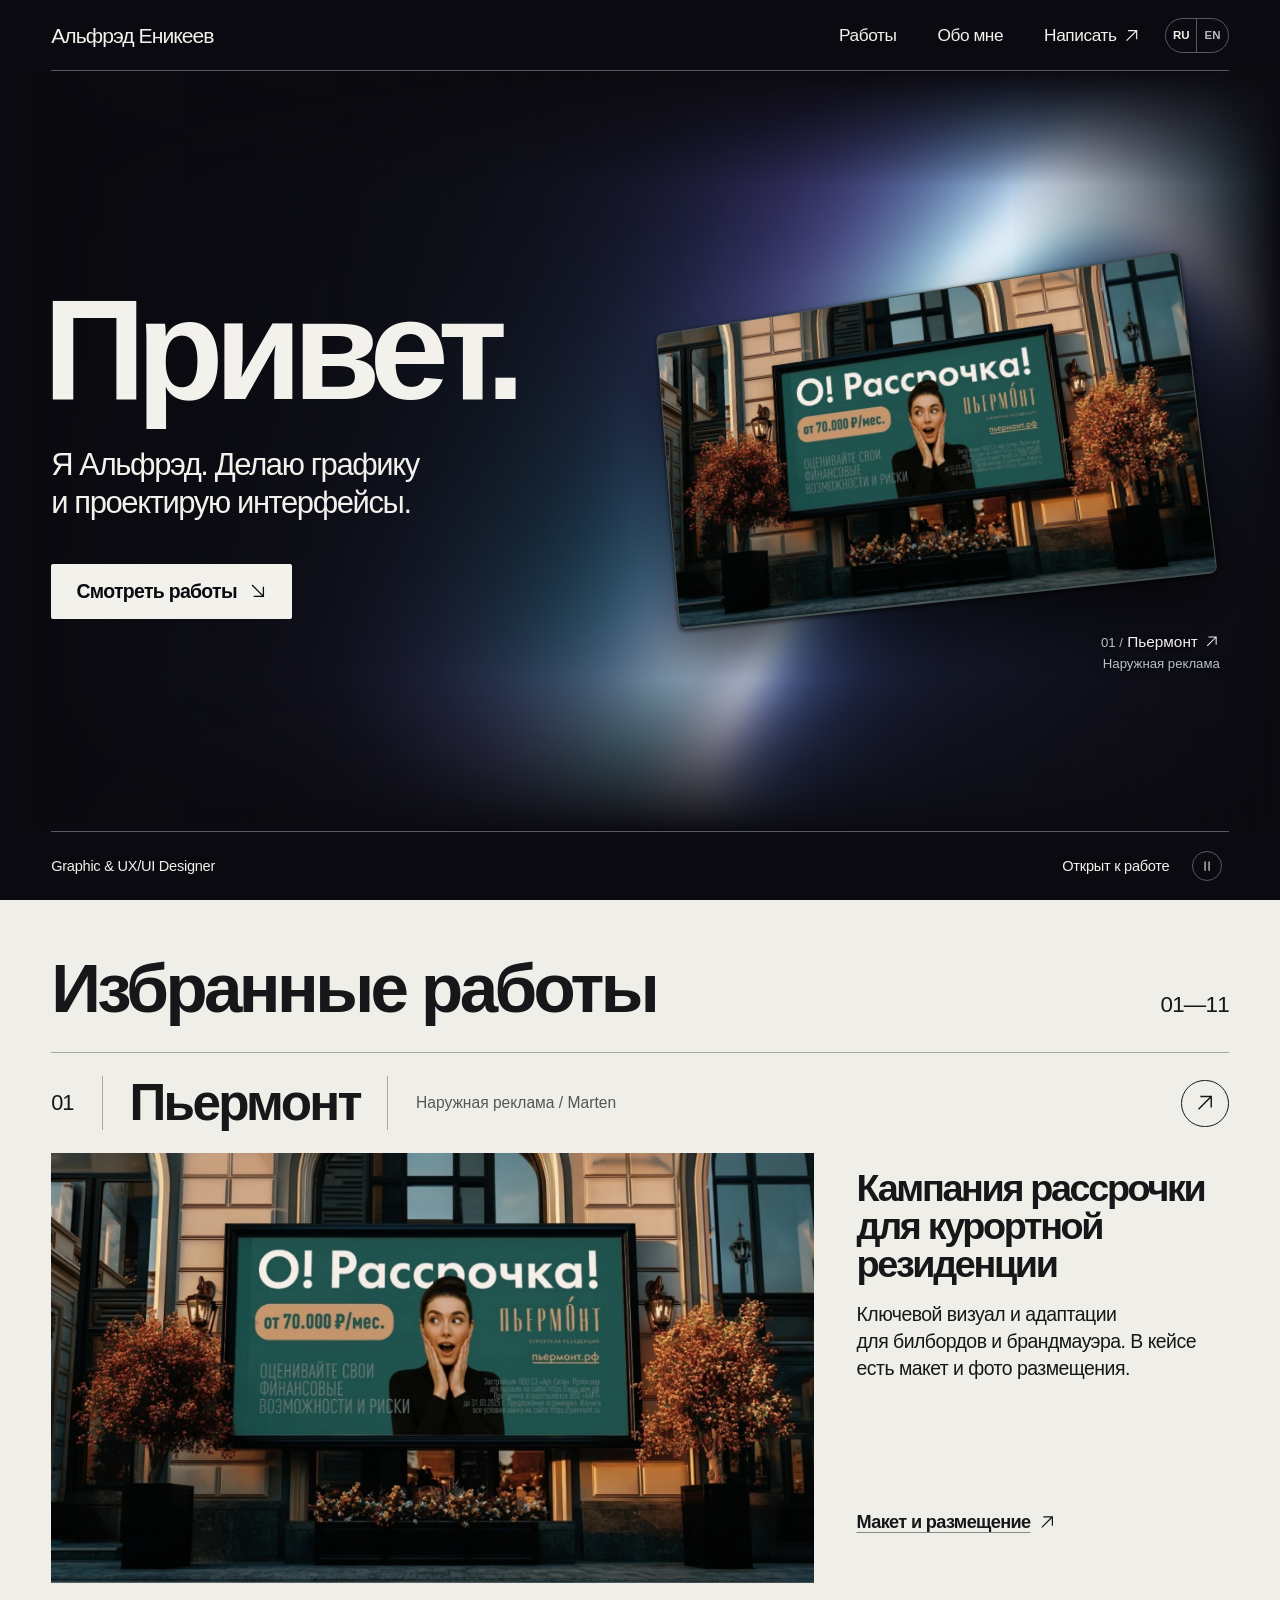
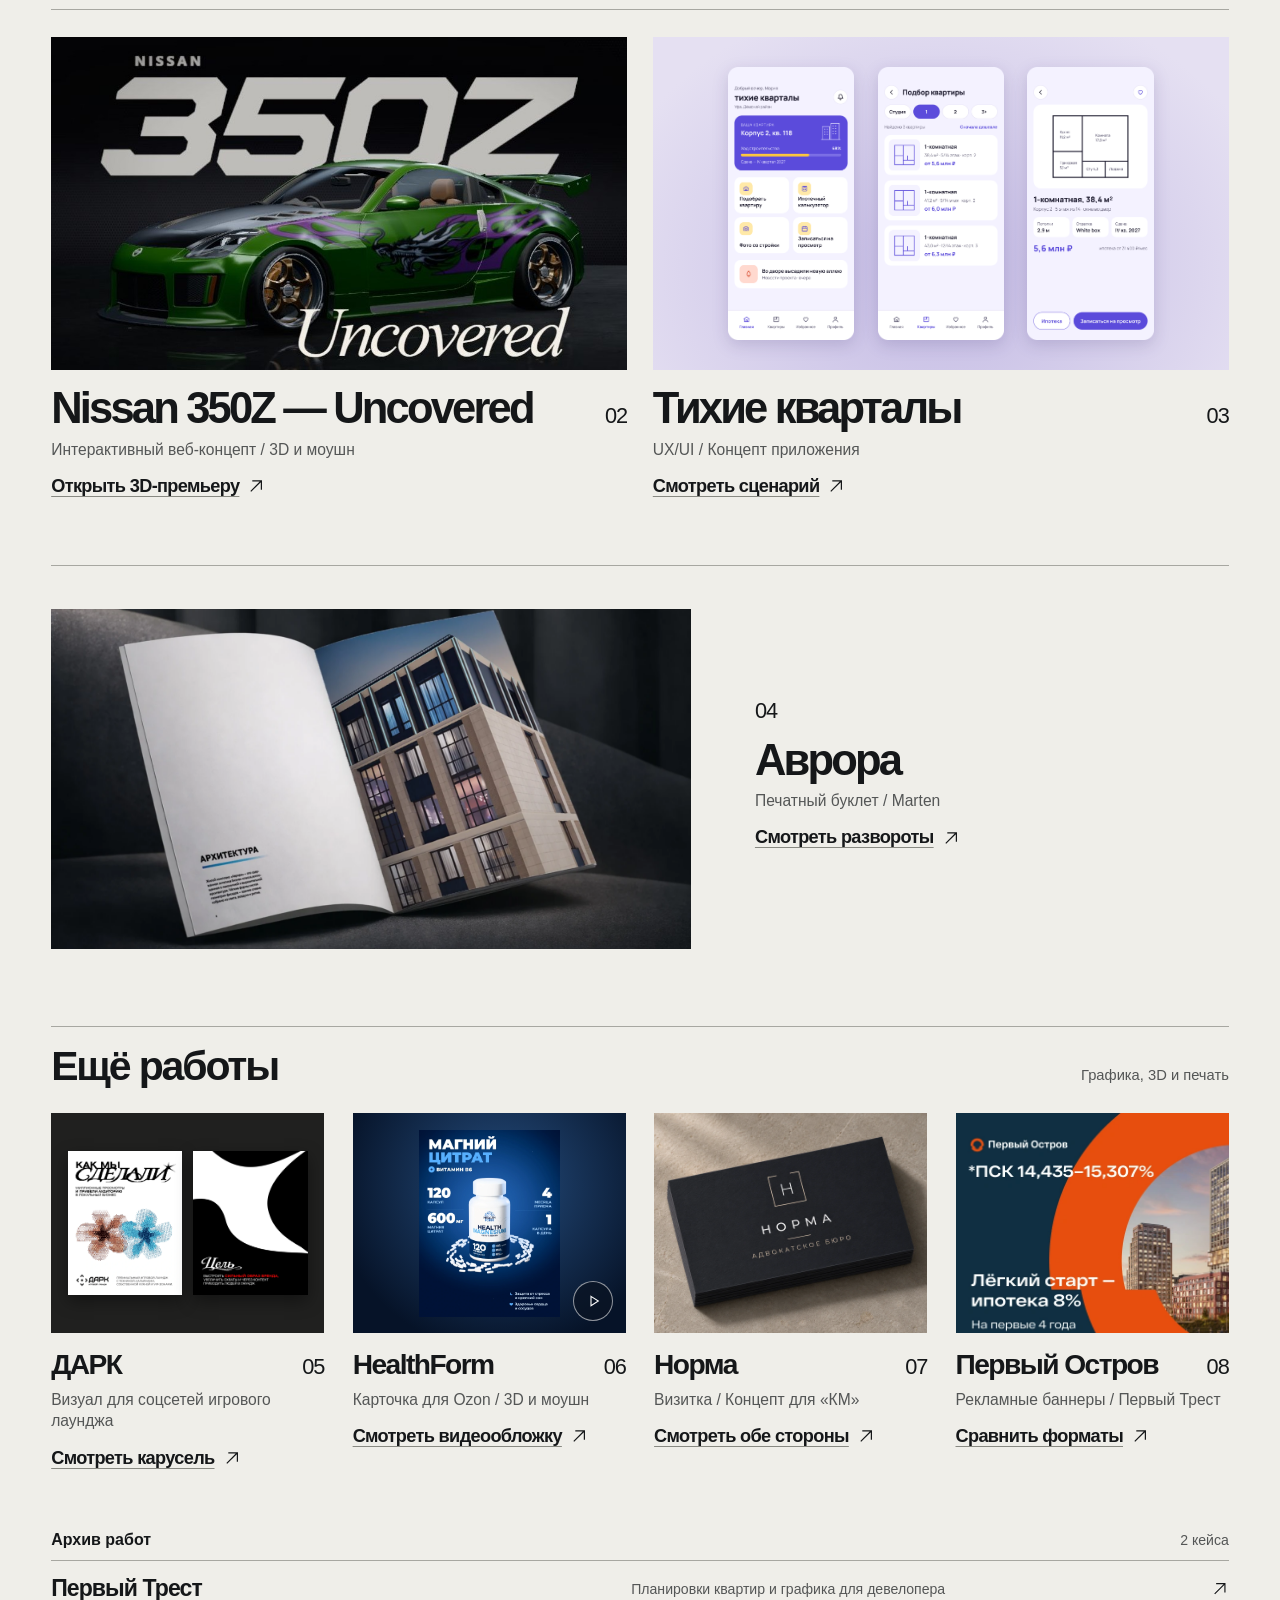
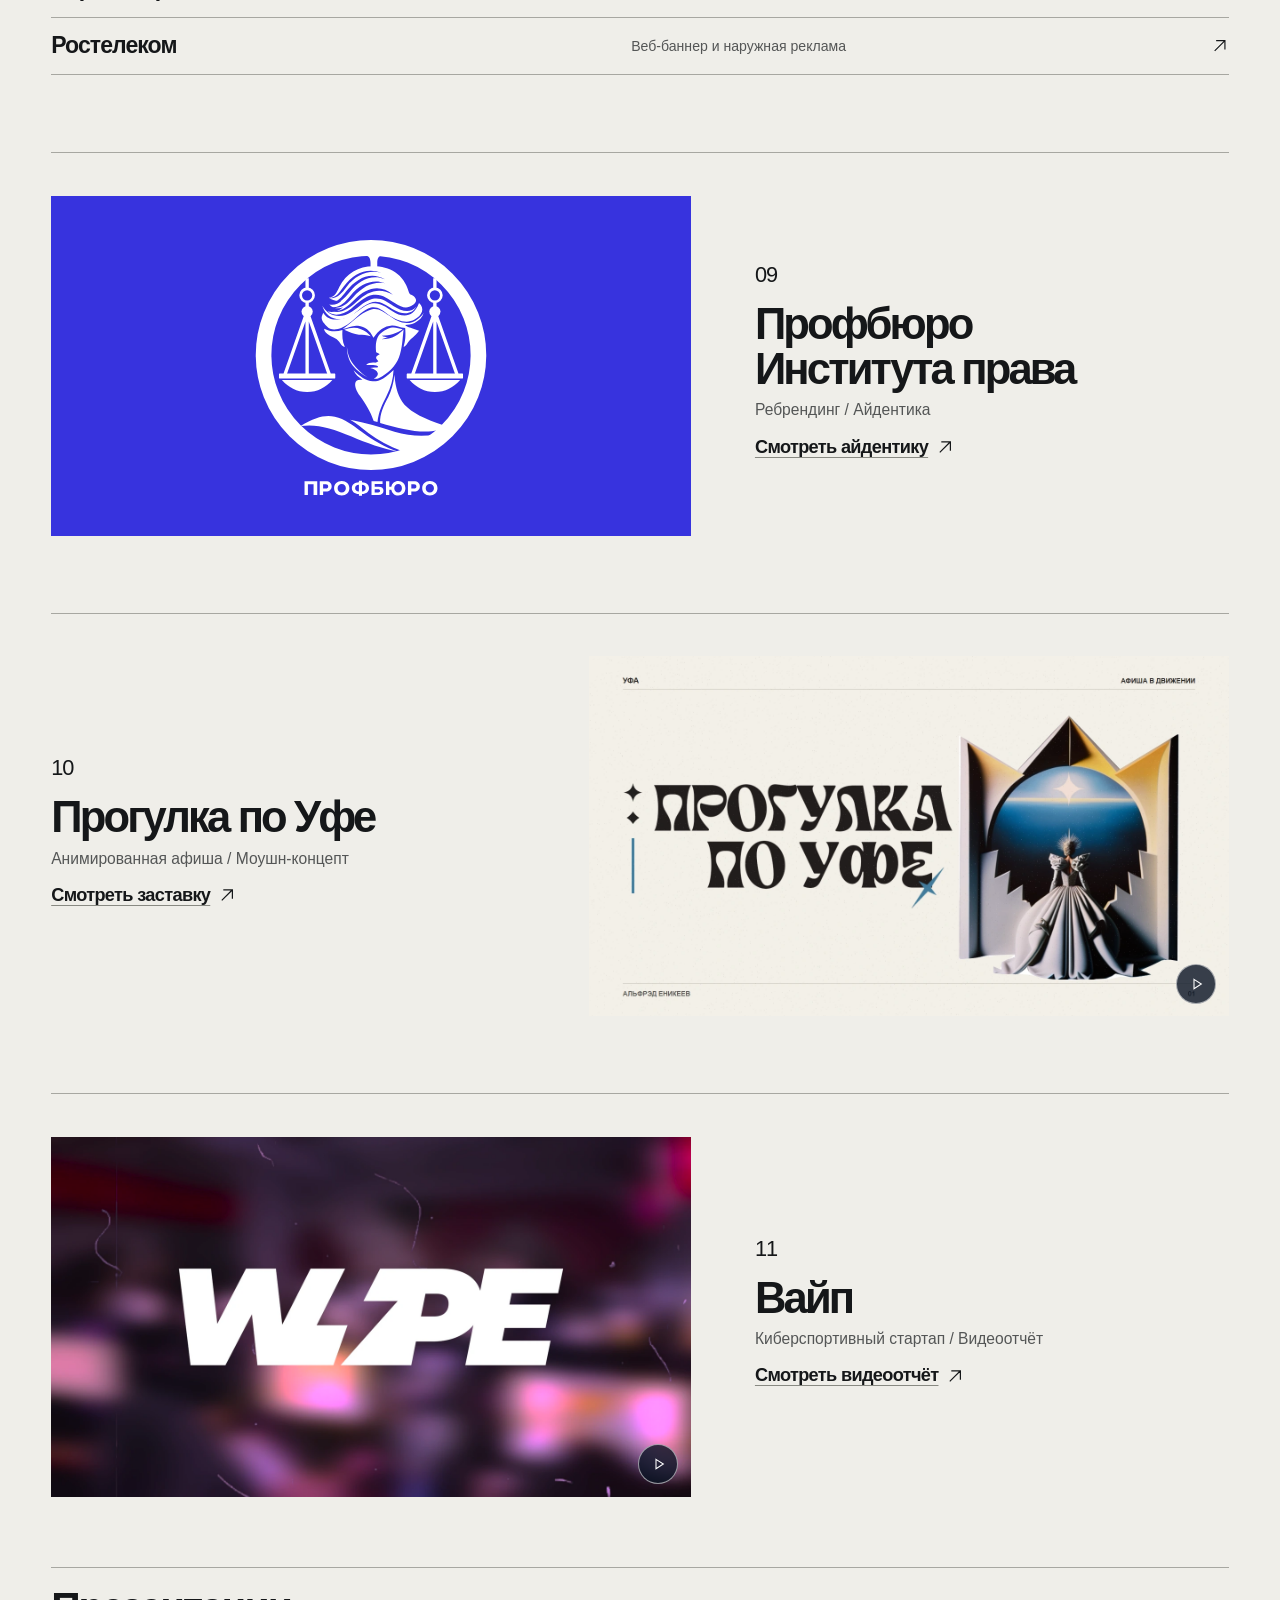
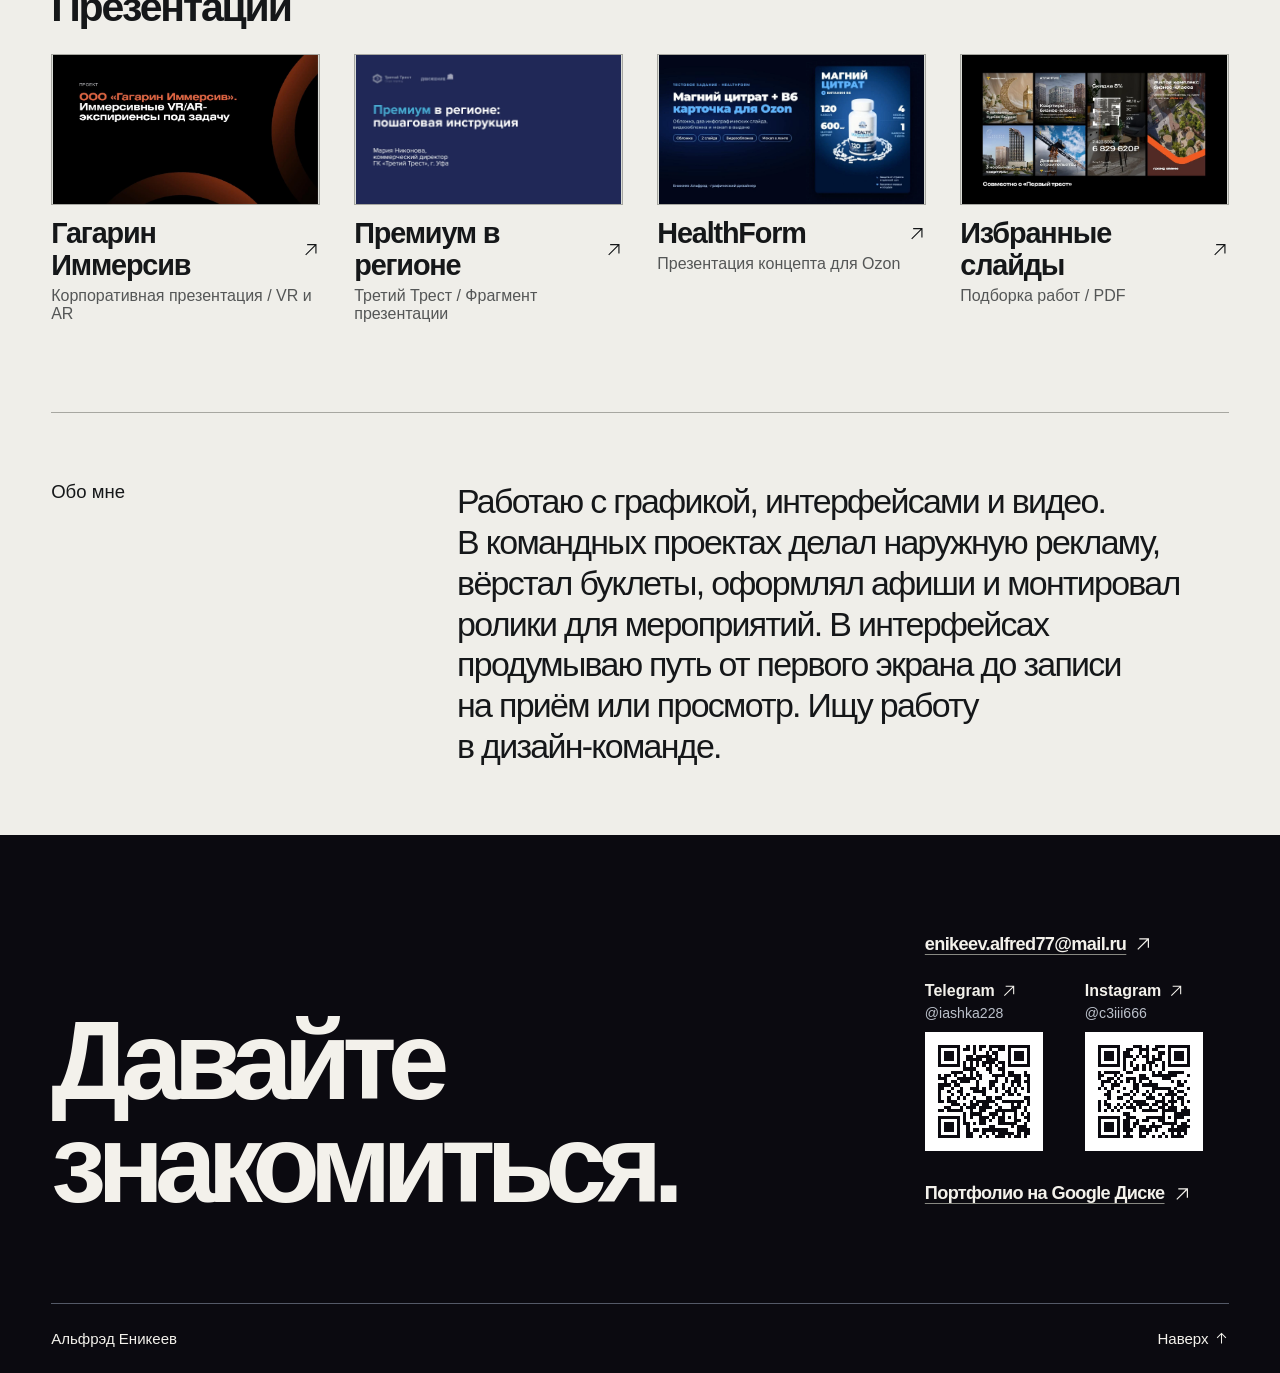
<file: index.html>
<!doctype html>
<html lang="ru">
<head>
  <meta charset="utf-8">
  <meta name="viewport" content="width=device-width, initial-scale=1">
  <meta name="theme-color" content="#0b0a10">
  <meta name="robots" content="noindex, nofollow">
  <meta name="description" content="Альфрэд Еникеев — графический и UI-дизайнер. Интерфейсы, наружная реклама, 3D и графика для брендов.">
  <title>Альфрэд Еникеев&nbsp;— графический и&nbsp;UI-дизайнер</title>
  <link rel="icon" href="media/monogram.svg" type="image/svg+xml">
  <link rel="stylesheet" href="styles.css?v=20261124">
  <script defer src="light.js"></script>
  <script defer src="main.js?v=20261125-analytics"></script>
  <script async src="https://gc.zgo.at/count.js" data-goatcounter="https://sesh.goatcounter.com/count" data-goatcounter-settings='{"path":"/portfolio/"}'></script>
</head>
<body id="top">
  <svg class="symbols" aria-hidden="true" xmlns="http://www.w3.org/2000/svg">
    <symbol id="up-right" viewBox="0 0 24 24"><path d="M5 19 19 5M7 5h12v12"/></symbol>
    <symbol id="down-right" viewBox="0 0 24 24"><path d="m5 5 14 14M7 19h12V7"/></symbol>
    <symbol id="up" viewBox="0 0 24 24"><path d="M12 20V4m-7 7 7-7 7 7"/></symbol>
    <symbol id="close" viewBox="0 0 24 24"><path d="m6 6 12 12M18 6 6 18"/></symbol>
  </svg>
  <a class="skip-link" href="#work">Перейти к&nbsp;работам</a>

  <header class="masthead">
    <div class="wrap masthead-inner">
      <a class="wordmark" href="#top">Альфрэд Еникеев</a>
      <div class="masthead-links">
        <nav aria-label="Разделы портфолио">
          <a href="#work">Работы</a>
          <a href="#about">Обо мне</a>
          <a href="#contact">Написать <svg class="icon" aria-hidden="true"><use href="#up-right"/></svg></a>
        </nav>
        <div class="language-switch" role="group" aria-label="Язык сайта">
          <span lang="ru" aria-current="true">RU</span>
          <a href="en/" hreflang="en" lang="en" aria-label="English" data-language-switch>EN</a>
        </div>
      </div>
    </div>
  </header>

  <main>
    <section class="hero" aria-labelledby="hero-title">
      <div class="light-field" aria-hidden="true">
        <picture class="light-still">
          <source media="(max-width: 680px)" srcset="media/ribbon-mobile.webp">
          <img src="media/ribbon.webp" alt="">
        </picture>
        <canvas class="light-canvas"></canvas>
      </div>
      <div class="wrap">
        <div class="hero-scene">
          <div class="hero-copy">
            <h1 id="hero-title">Привет.</h1>
            <p>Я&nbsp;Альфрэд. Делаю графику<br>и&nbsp;проектирую интерфейсы.</p>
            <a class="primary" href="#work">Смотреть работы <svg class="icon" aria-hidden="true"><use href="#down-right"/></svg></a>
          </div>
          <div class="hero-visual">
            <a class="screen-link" href="#piermont" aria-label="Перейти к проекту «Пьермонт»">
              <div class="screen">
                <img src="media/piermont.webp" width="1850" height="1041" fetchpriority="high" alt="Ключевой визуал кампании «Пьермонт» на макете билборда">
              </div>
              <div class="screen-caption">
                <span><small>01 /</small> Пьермонт <svg class="icon" aria-hidden="true"><use href="#up-right"/></svg></span>
                <small>Наружная реклама</small>
              </div>
            </a>
          </div>
        </div>
        <div class="hero-foot">
          <span lang="en">Graphic &amp; UX/UI Designer</span>
          <span class="hero-foot-right">
            <span>Открыт к&nbsp;работе</span>
            <button class="light-toggle" type="button" aria-label="Пауза анимации фона" aria-pressed="false" title="Приостановить анимацию фона" hidden>
              <svg class="icon" aria-hidden="true" viewBox="0 0 24 24">
                <path class="pause-shape" d="M9 5v14m6-14v14"/>
                <path class="play-shape" d="m9 5 11 7-11 7Z"/>
              </svg>
            </button>
          </span>
        </div>
      </div>
    </section>

    <section class="work wrap" id="work" aria-labelledby="work-title">
      <div class="section-heading">
        <h2 id="work-title">Избранные работы</h2>
        <span aria-hidden="true">01—11</span>
      </div>
      <article class="feature" id="piermont">
        <header class="feature-heading">
          <span class="index" aria-hidden="true">01</span>
          <h3>Пьермонт</h3>
          <p>Наружная реклама / Marten</p>
          <a href="#case-piermont" data-case="piermont" class="round-action" aria-label="Смотреть кейс «Пьермонт»">
            <svg class="icon" aria-hidden="true"><use href="#up-right"/></svg>
          </a>
        </header>
        <div class="feature-body">
          <a class="feature-art" href="#case-piermont" data-case="piermont" aria-label="Открыть макет «Пьермонт»">
            <img src="media/piermont.webp" width="1850" height="1041" loading="lazy" alt="Ключевой визуал кампании «Пьермонт» на макете билборда">
          </a>
          <div class="feature-copy">
            <h4>Кампания рассрочки для&nbsp;курортной резиденции</h4>
            <p>Ключевой визуал и&nbsp;адаптации для&nbsp;билбордов и&nbsp;брандмауэра. В&nbsp;кейсе есть макет и&nbsp;фото размещения.</p>
            <a class="text-action" href="#case-piermont" data-case="piermont">Макет и&nbsp;размещение <svg class="icon" aria-hidden="true"><use href="#up-right"/></svg></a>
          </div>
        </div>
      </article>

      <div class="work-pair">
        <article class="project" id="350z">
          <a class="project-art uncovered-art" href="350z/index.html" aria-label="Открыть 3D-премьеру Nissan 350Z" data-goatcounter-click="case-nissan-350z" data-goatcounter-title="Nissan 350Z">
            <img src="media/350z-uncovered.jpg" width="952" height="550" loading="lazy" alt="Зелёный Nissan 350Z в тёмном гараже">
          </a>
          <div class="project-title"><h3>Nissan 350Z — Uncovered</h3><span class="index" aria-hidden="true">02</span></div>
          <p>Интерактивный веб-концепт / 3D и&nbsp;моушн</p>
          <a class="text-action" href="350z/index.html" data-goatcounter-click="case-nissan-350z" data-goatcounter-title="Nissan 350Z">Открыть 3D-премьеру <svg class="icon" aria-hidden="true"><use href="#up-right"/></svg></a>
        </article>
        <article class="project" id="quarters">
          <a class="project-art app-art" href="#case-quarters" data-case="quarters" aria-label="Открыть кейс «Тихие кварталы»">
            <img src="media/quarters-home.webp" width="1170" height="2532" loading="lazy" alt="">
            <img src="media/quarters-search.webp" width="1170" height="2532" loading="lazy" alt="">
            <img src="media/quarters-apartment.webp" width="1170" height="2532" loading="lazy" alt="">
          </a>
          <div class="project-title"><h3>Тихие кварталы</h3><span class="index" aria-hidden="true">03</span></div>
          <p>UX/UI / Концепт приложения</p>
          <a class="text-action" href="#case-quarters" data-case="quarters">Смотреть сценарий <svg class="icon" aria-hidden="true"><use href="#up-right"/></svg></a>
        </article>
      </div>

      <article class="project closing-project" id="aurora">
        <a class="project-art" href="#case-aurora" data-case="aurora" aria-label="Открыть кейс «Аврора»">
          <img src="media/aurora.webp" width="1600" height="901" loading="lazy" alt="Разворот буклета «Аврора» с фотографией архитектуры">
        </a>
        <div class="closing-copy">
          <span class="index" aria-hidden="true">04</span>
          <h3>Аврора</h3>
          <p>Печатный буклет / Marten</p>
          <a class="text-action" href="#case-aurora" data-case="aurora">Смотреть развороты <svg class="icon" aria-hidden="true"><use href="#up-right"/></svg></a>
        </div>
      </article>

      <section class="extra-work" aria-labelledby="extra-work-title">
        <div class="extra-heading">
          <h3 id="extra-work-title">Ещё работы</h3>
          <span>Графика, 3D и&nbsp;печать</span>
        </div>
        <div class="extra-grid">
          <article class="project extra-project" id="dark">
            <a class="project-art dark-art" href="#case-dark" data-case="dark" aria-label="Открыть кейс «ДАРК»">
              <img src="media/dark-cover.webp" width="1080" height="1350" loading="lazy" alt="Обложка кейса игрового лаунджа «ДАРК»">
              <img src="media/dark-goal.webp" width="1080" height="1350" loading="lazy" alt="">
            </a>
            <div class="project-title"><h4>ДАРК</h4><span class="index" aria-hidden="true">05</span></div>
            <p>Визуал для&nbsp;соцсетей игрового лаунджа</p>
            <a class="text-action" href="#case-dark" data-case="dark">Смотреть карусель <svg class="icon" aria-hidden="true"><use href="#up-right"/></svg></a>
          </article>
          <article class="project extra-project" id="healthform">
            <a class="project-art health-art" href="#case-healthform" data-case="healthform" aria-label="Открыть ролик и кейс HealthForm">
              <img src="media/healthform-poster.webp" width="810" height="1080" loading="lazy" alt="Видеообложка HealthForm: банка магния и кольцо капсул">
              <span class="art-play" aria-hidden="true"><svg class="icon" viewBox="0 0 24 24"><path d="m9 5 11 7-11 7Z"/></svg></span>
            </a>
            <div class="project-title"><h4>HealthForm</h4><span class="index" aria-hidden="true">06</span></div>
            <p>Карточка для&nbsp;Ozon / 3D и&nbsp;моушн</p>
            <a class="text-action" href="#case-healthform" data-case="healthform">Смотреть видеообложку <svg class="icon" aria-hidden="true"><use href="#up-right"/></svg></a>
          </article>
          <article class="project extra-project" id="norma">
            <a class="project-art norma-art" href="#case-norma" data-case="norma" aria-label="Открыть проект визитки «Норма»">
              <img src="media/norma-mockup.webp" width="1536" height="1024" loading="lazy" alt="Визитка адвокатского бюро «Норма» на светлом камне">
            </a>
            <div class="project-title"><h4>Норма</h4><span class="index" aria-hidden="true">07</span></div>
            <p>Визитка / Концепт для&nbsp;«КМ»</p>
            <a class="text-action" href="#case-norma" data-case="norma">Смотреть обе стороны <svg class="icon" aria-hidden="true"><use href="#up-right"/></svg></a>
          </article>
          <article class="project extra-project" id="ostrov">
            <a class="project-art ostrov-art" href="#case-ostrov" data-case="ostrov" aria-label="Открыть кейс «Первый Остров»">
              <img src="media/ostrov-square.webp" width="600" height="600" loading="lazy" alt="Фрагмент баннера «Лёгкий старт» с архитектурой «Первого Острова»">
            </a>
            <div class="project-title"><h4>Первый Остров</h4><span class="index" aria-hidden="true">08</span></div>
            <p>Рекламные баннеры / Первый Трест</p>
            <a class="text-action" href="#case-ostrov" data-case="ostrov">Сравнить форматы <svg class="icon" aria-hidden="true"><use href="#up-right"/></svg></a>
          </article>
        </div>
        <section class="work-archive" id="work-archive" aria-labelledby="work-archive-title">
          <div class="archive-heading">
            <h4 id="work-archive-title">Архив работ</h4>
            <span>2 кейса</span>
          </div>
          <ul class="archive-list">
            <li>
              <a class="archive-link" id="trest-archive" href="#case-trest-archive" data-case="trest-archive">
                <span class="archive-name">Первый Трест</span>
                <span class="archive-note">Планировки квартир и&nbsp;графика для&nbsp;девелопера</span>
                <svg class="icon" aria-hidden="true"><use href="#up-right"/></svg>
              </a>
            </li>
            <li>
              <a class="archive-link" id="rostelecom" href="#case-rostelecom" data-case="rostelecom">
                <span class="archive-name">Ростелеком</span>
                <span class="archive-note">Веб-баннер и&nbsp;наружная реклама</span>
                <svg class="icon" aria-hidden="true"><use href="#up-right"/></svg>
              </a>
            </li>
          </ul>
        </section>
      </section>

      <article class="project closing-project brand-project" id="profburo">
        <a class="project-art profburo-art" href="#case-profburo" data-case="profburo" aria-label="Открыть кейс «Профбюро Института права»">
          <img src="media/profburo.svg" width="1200" height="1270" loading="lazy" alt="Знак «Профбюро» с Фемидой и весами">
        </a>
        <div class="closing-copy">
          <span class="index" aria-hidden="true">09</span>
          <h3>Профбюро Института права</h3>
          <p>Ребрендинг / Айдентика</p>
          <a class="text-action" href="#case-profburo" data-case="profburo">Смотреть айдентику <svg class="icon" aria-hidden="true"><use href="#up-right"/></svg></a>
        </div>
      </article>

      <article class="project closing-project ufa-motion-project" id="ufa-motion">
        <div class="closing-copy">
          <span class="index" aria-hidden="true">10</span>
          <h3>Прогулка по&nbsp;Уфе</h3>
          <p>Анимированная афиша / Моушн-концепт</p>
          <a class="text-action" href="#case-ufa-motion" data-case="ufa-motion">Смотреть заставку <svg class="icon" aria-hidden="true"><use href="#up-right"/></svg></a>
        </div>
        <a class="project-art video-art" href="#case-ufa-motion" data-case="ufa-motion" aria-label="Открыть моушн-кейс «Прогулка по Уфе»">
          <img src="media/ufa-motion-still.webp" width="1440" height="810" loading="lazy" alt="Финальный кадр анимированной афиши «Прогулка по Уфе»">
          <span class="art-play" aria-hidden="true"><svg class="icon" viewBox="0 0 24 24"><path d="m9 5 11 7-11 7Z"/></svg></span>
        </a>
      </article>

      <article class="project closing-project wipe-project" id="wipe">
        <a class="project-art video-art" href="#case-wipe" data-case="wipe" aria-label="Открыть кейс «Вайп»">
          <img src="media/wipe-cover.webp" width="1440" height="810" loading="lazy" alt="Логотип WIPE на финальном кадре ролика">
          <span class="art-play" aria-hidden="true"><svg class="icon" viewBox="0 0 24 24"><path d="m9 5 11 7-11 7Z"/></svg></span>
        </a>
        <div class="closing-copy">
          <span class="index" aria-hidden="true">11</span>
          <h3>Вайп</h3>
          <p>Киберспортивный стартап / Видеоотчёт</p>
          <a class="text-action" href="#case-wipe" data-case="wipe">Смотреть видеоотчёт <svg class="icon" aria-hidden="true"><use href="#up-right"/></svg></a>
        </div>
      </article>

      <section class="presentations" id="presentations" aria-labelledby="presentations-title">
        <div class="extra-heading">
          <h3 id="presentations-title">Презентации</h3>
        </div>
        <div class="presentation-grid">
          <article class="presentation-card" id="gagarin-immersive">
            <a href="#case-gagarin-immersive" data-case="gagarin-immersive" aria-label="Смотреть слайды — Гагарин Иммерсив">
              <div class="project-art"><img src="media/presentations/gagarin-immersive-1.webp" width="1547" height="870" loading="lazy" decoding="async" alt=""></div>
              <h4 class="presentation-name">Гагарин Иммерсив <svg class="icon" aria-hidden="true"><use href="#up-right"/></svg></h4>
            </a>
            <p class="presentation-meta">Корпоративная презентация / VR и AR</p>
          </article>
          <article class="presentation-card" id="premium-in-the-regions">
            <a href="#case-premium-in-the-regions" data-case="premium-in-the-regions" aria-label="Смотреть слайды — Премиум в регионе">
              <div class="project-art"><img src="media/presentations/premium-in-the-regions-1.webp" width="1080" height="608" loading="lazy" decoding="async" alt=""></div>
              <h4 class="presentation-name">Премиум в регионе <svg class="icon" aria-hidden="true"><use href="#up-right"/></svg></h4>
            </a>
            <p class="presentation-meta">Третий Трест / Фрагмент презентации</p>
          </article>
          <article class="presentation-card" id="healthform-deck">
            <a href="#case-healthform-deck" data-case="healthform-deck" aria-label="Смотреть слайды — HealthForm">
              <div class="project-art"><img src="media/presentations/healthform-deck-1.webp" width="1300" height="732" loading="lazy" decoding="async" alt=""></div>
              <h4 class="presentation-name">HealthForm <svg class="icon" aria-hidden="true"><use href="#up-right"/></svg></h4>
            </a>
            <p class="presentation-meta">Презентация концепта для Ozon</p>
          </article>
          <article class="presentation-card" id="selected-slides">
            <a href="#case-selected-slides" data-case="selected-slides" aria-label="Смотреть слайды — Избранные слайды">
              <div class="project-art"><img src="media/presentations/selected-slides-2.webp" width="1560" height="877" loading="lazy" decoding="async" alt=""></div>
              <h4 class="presentation-name">Избранные слайды <svg class="icon" aria-hidden="true"><use href="#up-right"/></svg></h4>
            </a>
            <p class="presentation-meta">Подборка работ / PDF</p>
          </article>
        </div>
      </section>
    </section>

    <section class="about wrap" id="about" aria-labelledby="about-title">
      <h2 id="about-title">Обо мне</h2>
      <p>Работаю с&nbsp;графикой, интерфейсами и&nbsp;видео. В&nbsp;командных проектах делал наружную рекламу, вёрстал буклеты, оформлял афиши и&nbsp;монтировал ролики для&nbsp;мероприятий. В&nbsp;интерфейсах продумываю путь от&nbsp;первого экрана до&nbsp;записи на&nbsp;приём или&nbsp;просмотр. Ищу работу в&nbsp;дизайн-команде.</p>
    </section>
  </main>

  <footer class="contact" id="contact">
    <div class="wrap">
      <div class="contact-main">
        <h2>Давайте<br>знакомиться.</h2>
        <div class="contact-channels">
          <a class="text-action" href="mailto:enikeev.alfred77@mail.ru">enikeev.alfred77@mail.ru <svg class="icon" aria-hidden="true"><use href="#up-right"/></svg></a>
          <ul class="contact-socials" aria-label="Соцсети Альфрэда Еникеева">
            <li>
              <a class="contact-social" href="https://t.me/iashka228" target="_blank" rel="noopener noreferrer">
                <span class="contact-network">Telegram <svg class="icon" aria-hidden="true"><use href="#up-right"/></svg></span>
                <span class="contact-handle">@iashka228</span>
                <img class="contact-qr" src="media/contact-telegram.svg" width="37" height="37" loading="lazy" alt="">
              </a>
            </li>
            <li>
              <a class="contact-social" href="https://www.instagram.com/c3iii666/" target="_blank" rel="noopener noreferrer">
                <span class="contact-network">Instagram <svg class="icon" aria-hidden="true"><use href="#up-right"/></svg></span>
                <span class="contact-handle">@c3iii666</span>
                <img class="contact-qr" src="media/contact-instagram.svg" width="37" height="37" loading="lazy" alt="">
              </a>
            </li>
          </ul>
          <a class="text-action contact-archive" href="https://drive.google.com/drive/folders/1GD7richAuVzquZEyoKCftZpjn0hucLtD" target="_blank" rel="noopener noreferrer" data-goatcounter-click="portfolio-drive" data-goatcounter-title="Портфолио на Google Диске">Портфолио на Google Диске <svg class="icon" aria-hidden="true"><use href="#up-right"/></svg></a>
        </div>
      </div>
      <div class="contact-foot">
        <span>Альфрэд Еникеев</span>
        <a href="#top">Наверх <svg class="icon" aria-hidden="true"><use href="#up"/></svg></a>
      </div>
    </div>
  </footer>

  <dialog class="case-dialog" aria-labelledby="case-title">
    <div class="dialog-inner">
      <form method="dialog" class="dialog-close">
        <button class="round-action" aria-label="Закрыть кейс" autofocus><svg class="icon" aria-hidden="true"><use href="#close"/></svg></button>
      </form>
      <div class="dialog-content"></div>
    </div>
  </dialog>

  <template id="case-gagarin-immersive">
    <p class="case-kicker">Корпоративная презентация / VR и AR</p>
    <h2 id="case-title">Гагарин Иммерсив</h2>
    <p class="case-lede">Презентация для VR/AR-студии. Оформил слайды о том, как студия ведёт проекты и сотрудничает с заказчиками и партнёрами.</p>
    <figure>
      <img src="media/presentations/gagarin-immersive-1.webp" width="1547" height="870" loading="lazy" decoding="async" alt="Титульный слайд с названием студии и её специализацией.">
      <figcaption>Титульный слайд с названием студии и её специализацией.</figcaption>
    </figure>
    <figure>
      <img src="media/presentations/gagarin-immersive-2.webp" width="1547" height="870" loading="lazy" decoding="async" alt="Схема взаимодействия с заказчиком, партнёром и подрядчиком.">
      <figcaption>Схема взаимодействия с заказчиком, партнёром и подрядчиком.</figcaption>
    </figure>
    <figure>
      <img src="media/presentations/gagarin-immersive-3.webp" width="1547" height="870" loading="lazy" decoding="async" alt="Этапы работы от запроса до запуска VR/AR-проекта.">
      <figcaption>Этапы работы от запроса до запуска VR/AR-проекта.</figcaption>
    </figure>
    <figure>
      <img src="media/presentations/gagarin-immersive-4.webp" width="1547" height="870" loading="lazy" decoding="async" alt="Слайд о возможностях для партнёров студии.">
      <figcaption>Слайд о возможностях для партнёров студии.</figcaption>
    </figure>
    <p class="presentation-download"><a class="text-action" href="media/presentations/gagarin-immersive.pdf" target="_blank" rel="noopener noreferrer">Открыть PDF <svg class="icon" aria-hidden="true"><use href="#up-right"/></svg></a></p>
  </template>

  <template id="case-premium-in-the-regions">
    <p class="case-kicker">Третий Трест / Фрагмент презентации</p>
    <h2 id="case-title">Премиум в регионе</h2>
    <p class="case-lede">Два слайда из презентации «Третьего Треста» для выступления о премиальной недвижимости.</p>
    <figure>
      <img src="media/presentations/premium-in-the-regions-1.webp" width="1080" height="608" loading="lazy" decoding="async" alt="Титульный слайд выступления.">
      <figcaption>Титульный слайд выступления.</figcaption>
    </figure>
    <figure>
      <img src="media/presentations/premium-in-the-regions-2.webp" width="1080" height="608" loading="lazy" decoding="async" alt="Слайд о спросе на премиальную недвижимость.">
      <figcaption>Слайд о спросе на премиальную недвижимость.</figcaption>
    </figure>
  </template>

  <template id="case-healthform-deck">
    <p class="case-kicker">Презентация концепта для Ozon</p>
    <h2 id="case-title">HealthForm</h2>
    <p class="case-lede">Презентация концепта карточки товара. На слайдах показаны анализ выдачи Ozon, выбор визуального подхода и устройство обложки.</p>
    <figure>
      <img src="media/presentations/healthform-deck-1.webp" width="1300" height="732" loading="lazy" decoding="async" alt="Обложка презентации с концептом карточки товара.">
      <figcaption>Обложка презентации с концептом карточки товара.</figcaption>
    </figure>
    <figure>
      <img src="media/presentations/healthform-deck-2.webp" width="1300" height="732" loading="lazy" decoding="async" alt="Разбор карточек конкурентов в выдаче Ozon.">
      <figcaption>Разбор карточек конкурентов в выдаче Ozon.</figcaption>
    </figure>
    <figure>
      <img src="media/presentations/healthform-deck-3.webp" width="1300" height="732" loading="lazy" decoding="async" alt="Размеры текста и зоны для интерфейса Ozon на обложке.">
      <figcaption>Размеры текста и зоны для интерфейса Ozon на обложке.</figcaption>
    </figure>
    <p class="presentation-download"><a class="text-action" href="media/presentations/healthform-deck.pdf" target="_blank" rel="noopener noreferrer">Открыть PDF <svg class="icon" aria-hidden="true"><use href="#up-right"/></svg></a></p>
  </template>

  <template id="case-selected-slides">
    <p class="case-kicker">Подборка работ / PDF</p>
    <h2 id="case-title">Избранные слайды</h2>
    <p class="case-lede">Подборка рекламной графики, полиграфии и работ для соцсетей в формате презентации.</p>
    <figure>
      <img src="media/presentations/selected-slides-1.webp" width="1560" height="877" loading="lazy" decoding="async" alt="Обложка авторской подборки.">
      <figcaption>Обложка авторской подборки.</figcaption>
    </figure>
    <figure>
      <img src="media/presentations/selected-slides-2.webp" width="1560" height="877" loading="lazy" decoding="async" alt="Графика для жилых проектов «Первого Треста».">
      <figcaption>Графика для жилых проектов «Первого Треста».</figcaption>
    </figure>
    <p class="presentation-download"><a class="text-action" href="media/presentations/selected-slides.pdf" target="_blank" rel="noopener noreferrer">Открыть PDF <svg class="icon" aria-hidden="true"><use href="#up-right"/></svg></a></p>
  </template>

  <template id="case-piermont">
    <p class="case-kicker">01 / Наружная реклама / Marten</p>
    <h2 id="case-title">Пьермонт</h2>
    <p class="case-lede">Кампания рассрочки для&nbsp;курортной резиденции.</p>
    <dl class="case-facts">
      <div><dt>Задача</dt><dd>Сделать условия рассрочки читаемыми в&nbsp;городской среде.</dd></div>
      <div><dt>Мой вклад</dt><dd>Ключевой визуал и&nbsp;адаптация для&nbsp;билбордов и&nbsp;брандмауэра в&nbsp;команде Marten.</dd></div>
      <div><dt>Результат</dt><dd>Кампания вышла на&nbsp;билбордах и&nbsp;фасаде. Ниже&nbsp;— фото размещения.</dd></div>
    </dl>
    <div class="evidence" data-evidence>
      <div class="evidence-tabs" aria-label="Этапы проекта">
        <button type="button" data-show="design" aria-pressed="true" aria-controls="evidence-design">Макет</button>
        <button type="button" data-show="street" aria-pressed="false" aria-controls="evidence-street">Размещение</button>
      </div>
      <figure id="evidence-design" data-evidence-panel="design"><img src="media/piermont.webp" width="1850" height="1041" alt="Ключевой визуал кампании «Пьермонт»"><figcaption>Ключевой визуал кампании.</figcaption></figure>
      <figure id="evidence-street" data-evidence-panel="street" hidden><img src="media/piermont-street.webp" width="540" height="704" loading="lazy" alt="Билборд «Пьермонт» в городе"><figcaption>Фотография билборда после размещения.</figcaption></figure>
    </div>
    <figure><img src="media/piermont-wall.webp" loading="lazy" alt="Кампания «Пьермонт» на фасаде"><figcaption>Адаптация для&nbsp;фасада.</figcaption></figure>
  </template>

  <template id="case-quarters">
    <p class="case-kicker">03 / UX/UI / Концепт</p>
    <h2 id="case-title">Тихие кварталы</h2>
    <p class="case-lede">Приложение для&nbsp;покупателей новостройки. В&nbsp;одном месте можно следить за&nbsp;стройкой, подобрать квартиру и&nbsp;записаться на&nbsp;просмотр.</p>
    <dl class="case-facts">
      <div><dt>Задача</dt><dd>Сделать информацию о&nbsp;стройке и&nbsp;выборе квартиры удобной на&nbsp;телефоне.</dd></div>
      <div><dt>Мой вклад</dt><dd>Пользовательский сценарий и&nbsp;дизайн трёх ключевых экранов.</dd></div>
      <div><dt>Решение</dt><dd>Статус стройки на&nbsp;главной, фильтры в&nbsp;подборе и&nbsp;запись прямо из&nbsp;карточки квартиры.</dd></div>
    </dl>
    <ol class="screen-flow" aria-label="Сценарий подбора квартиры">
      <li>
        <figure><img src="media/quarters-home.webp" width="1170" height="2532" alt="Главная приложения со статусом строительства и кнопкой подбора"><figcaption>Главная. Отсюда можно сразу перейти к&nbsp;подбору.</figcaption></figure>
      </li>
      <li>
        <figure><img src="media/quarters-search.webp" width="1170" height="2532" alt="Список квартир с фильтром по числу комнат и ценами"><figcaption>Подбор. Площадь, цена и&nbsp;план видны в&nbsp;списке.</figcaption></figure>
      </li>
      <li>
        <figure><img src="media/quarters-apartment.webp" width="1170" height="2532" alt="Карточка квартиры с планировкой и кнопкой записи на просмотр"><figcaption>Карточка. Запись на&nbsp;просмотр рядом с&nbsp;планировкой.</figcaption></figure>
      </li>
    </ol>
  </template>

  <template id="case-aurora">
    <p class="case-kicker">04 / Печатный дизайн / Marten</p>
    <h2 id="case-title">Аврора</h2>
    <p class="case-lede">Буклет жилого комплекса бизнес-класса.</p>
    <dl class="case-facts">
      <div><dt>Задача</dt><dd>Собрать архитектуру и&nbsp;благоустройство комплекса в&nbsp;одном печатном материале.</dd></div>
      <div><dt>Мой вклад</dt><dd>Обложка и&nbsp;вёрстка разворотов в&nbsp;команде Marten.</dd></div>
      <div><dt>Решение</dt><dd>Крупные архитектурные изображения и&nbsp;спокойная сетка для&nbsp;текста.</dd></div>
    </dl>
    <figure><img src="media/aurora.webp" width="1600" height="901" alt="Разворот буклета «Аврора»"><figcaption>Разворот об&nbsp;архитектуре комплекса.</figcaption></figure>
    <figure><img src="media/aurora-grounds-mockup.webp" width="1672" height="941" loading="lazy" alt="Открытый буклет «Аврора» с разворотом о благоустройстве"><figcaption>Благоустройство · ИИ-мокап.</figcaption></figure>
    <details class="original-spread">
      <summary>Посмотреть оригинал разворота «Благоустройство»</summary>
      <figure><img src="media/aurora-grounds-original.webp" width="1400" height="991" loading="lazy" alt="Оригинальная вёрстка разворота о благоустройстве"></figure>
    </details>
    <figure><img src="media/aurora-interiors-mockup.webp" width="1672" height="941" loading="lazy" alt="Открытый буклет «Аврора» с фотографиями входных групп и коридора"><figcaption>Приватные пространства · ИИ-мокап.</figcaption></figure>
    <details class="original-spread">
      <summary>Посмотреть оригинал разворота «Приватные пространства»</summary>
      <figure><img src="media/aurora-interiors-original.webp" width="1400" height="991" loading="lazy" alt="Оригинальная вёрстка разворота о приватных пространствах"></figure>
    </details>
    <figure><img src="media/aurora-cover.webp" loading="lazy" alt="Обложка буклета «Аврора»"><figcaption>Обложка буклета.</figcaption></figure>
  </template>

  <template id="case-dark">
    <p class="case-kicker">05 / Графика для&nbsp;соцсетей</p>
    <h2 id="case-title">ДАРК</h2>
    <p class="case-lede">Карусель о&nbsp;продвижении игрового лаунджа. Контрастная графика, крупные формы и&nbsp;шрифт с&nbsp;пиксельной фактурой связывают кадры в&nbsp;одну серию.</p>
    <dl class="case-facts">
      <div><dt>Задача</dt><dd>Сформировать узнаваемый образ лаунджа и&nbsp;привлекать гостей через контент.</dd></div>
      <div><dt>Формат</dt><dd>Серия вертикальных слайдов для&nbsp;соцсетей.</dd></div>
      <div><dt>Материалы</dt><dd>Готовая карусель из&nbsp;Figma.</dd></div>
    </dl>
    <div class="dark-gallery">
      <figure><img src="media/dark-cover.webp" width="1080" height="1350" alt="Первый слайд карусели с выразительной типографикой"><figcaption>Обложка.</figcaption></figure>
      <figure><img src="media/dark-goal.webp" width="1080" height="1350" alt="Чёрно-белый слайд с целью проекта"><figcaption>Цель продвижения.</figcaption></figure>
      <figure><img src="media/dark-audience.webp" width="1080" height="1350" loading="lazy" alt="Слайд об аудитории и контенте"><figcaption>Подход и&nbsp;аудитория.</figcaption></figure>
      <figure><img src="media/dark-formats.webp" width="1080" height="1350" loading="lazy" alt="Слайд о роликах, турнирах и атмосфере лаунджа"><figcaption>Форматы контента.</figcaption></figure>
      <figure><img src="media/dark-outcome.webp" width="1080" height="1350" loading="lazy" alt="Финальный слайд карусели «ДАРК»"><figcaption>Финальный кадр.</figcaption></figure>
    </div>
  </template>

  <template id="case-healthform">
    <p class="case-kicker">06 / 3D и&nbsp;моушн / Концепт</p>
    <h2 id="case-title">HealthForm</h2>
    <p class="case-lede">Карточка магния для&nbsp;Ozon с&nbsp;видеообложкой. Капсулы вращаются вокруг банки, а&nbsp;текст остаётся на&nbsp;месте и&nbsp;читается с&nbsp;первого кадра.</p>
    <dl class="case-facts">
      <div><dt>Задача</dt><dd>Выделить товар в&nbsp;выдаче и&nbsp;сохранить читаемость обложки на&nbsp;телефоне.</dd></div>
      <div><dt>Мой вклад</dt><dd>Модель банки и&nbsp;анимация капсул в&nbsp;Blender, рендер в&nbsp;Cycles и&nbsp;вёрстка карточек в&nbsp;Figma.</dd></div>
      <div><dt>Формат</dt><dd>Обложка, два слайда с&nbsp;инфографикой и&nbsp;восьмисекундный ролик.</dd></div>
    </dl>
    <figure class="motion-demo">
      <video width="1080" height="1440" controls playsinline loop preload="none" poster="media/healthform-poster.webp" aria-label="Видеообложка HealthForm: капсулы вращаются вокруг банки">
        <source src="media/healthform.mp4" type="video/mp4">
        <a href="media/healthform.mp4">Открыть видеообложку MP4</a>
      </video>
      <figcaption>Видеообложка для&nbsp;карточки товара.</figcaption>
    </figure>
    <figure><img src="media/healthform-process.webp" width="1280" height="720" loading="lazy" alt="Этапы работы над карточкой и 3D-модель банки"><figcaption>Как собрана карточка и&nbsp;3D-сцена.</figcaption></figure>
  </template>

  <template id="case-norma">
    <p class="case-kicker">07 / Полиграфия / Концепт для&nbsp;«КМ»</p>
    <h2 id="case-title">Норма</h2>
    <p class="case-lede">Двусторонняя визитка адвокатского бюро. На&nbsp;тёмной стороне&nbsp;— знак и&nbsp;название, на&nbsp;светлой&nbsp;— имя, специализация и&nbsp;контакты.</p>
    <figure><img src="media/norma-mockup.webp" width="1536" height="1024" alt="Мокап тёмной визитки «Норма» на светлом камне"><figcaption>Визуализация визитки · ИИ-мокап.</figcaption></figure>
    <div class="norma-gallery">
      <figure><img src="media/norma-front.webp" width="1600" height="933" alt="Лицевая сторона визитки «Норма»"><figcaption>Лицевая сторона.</figcaption></figure>
      <figure><img src="media/norma-back.webp" width="1600" height="933" alt="Оборотная сторона визитки «Норма»"><figcaption>Оборотная сторона.</figcaption></figure>
    </div>
  </template>

  <template id="case-ostrov">
    <p class="case-kicker">08 / Первый Трест / II&nbsp;квартал 2026</p>
    <h2 id="case-title">Первый Остров</h2>
    <p class="case-lede">Серия баннеров «Лёгкий старт» для&nbsp;жилого комплекса. Во&nbsp;всех трёх форматах фирменная дуга обрамляет архитектуру и&nbsp;освобождает место под&nbsp;текст.</p>
    <dl class="case-facts">
      <div><dt>Задача</dt><dd>Разместить условия акции рядом с&nbsp;архитектурным изображением.</dd></div>
      <div><dt>Работа</dt><dd>Адаптация композиции для&nbsp;горизонтального, квадратного и&nbsp;вертикального баннеров.</dd></div>
      <div><dt>Решение</dt><dd>В&nbsp;широком кадре текст стоит слева от&nbsp;здания, в&nbsp;вертикальном занимает нижнюю часть.</dd></div>
    </dl>
    <figure>
      <img src="media/ostrov-wide.webp" width="1080" height="607" alt="Горизонтальный баннер с текстом слева и зданиями в оранжевой дуге справа">
      <figcaption>Горизонтальный формат · 1080&nbsp;×&nbsp;607</figcaption>
    </figure>
    <div class="ostrov-gallery">
      <figure>
        <img src="media/ostrov-square.webp" width="600" height="600" loading="lazy" alt="Квадратный баннер с архитектурой справа и условиями в нижней части">
        <figcaption>Квадратный формат · 600&nbsp;×&nbsp;600</figcaption>
      </figure>
      <figure>
        <img src="media/ostrov-tall.webp" width="607" height="1080" loading="lazy" alt="Вертикальный баннер с крупной архитектурой и текстом внизу">
        <figcaption>Вертикальный формат · 607&nbsp;×&nbsp;1080</figcaption>
      </figure>
    </div>
  </template>

  <template id="case-trest-archive">
    <p class="case-kicker">Архив / Графика для&nbsp;девелопера</p>
    <h2 id="case-title">Первый Трест</h2>
    <p class="case-lede">Карточки квартир для&nbsp;агентов, рекламный визуал для&nbsp;старта продаж и&nbsp;посты для&nbsp;соцсетей.</p>
    <section class="trest-section" aria-labelledby="trest-plans-title">
      <h3 id="trest-plans-title">Планировки квартир</h3>
      <div class="trest-grid trest-plans">
        <figure>
          <img src="media/trest-plan-14.webp" width="1080" height="1920" alt="Карточка квартиры 14Ж с вытянутой планировкой и характеристиками справа">
          <figcaption>Квартира&nbsp;14Ж · 52,30&nbsp;м²</figcaption>
        </figure>
        <figure>
          <img src="media/trest-plan-50.webp" width="1080" height="1920" loading="lazy" alt="Карточка квартиры 50Г с широкой планировкой и характеристиками под ней">
          <figcaption>Квартира&nbsp;50Г · 52,01&nbsp;м²</figcaption>
        </figure>
        <figure>
          <img src="media/trest-plan-27.webp" width="1080" height="1920" loading="lazy" alt="Карточка квартиры 27Б с компактной планировкой">
          <figcaption>Квартира&nbsp;27Б · 46,10&nbsp;м²</figcaption>
        </figure>
      </div>
    </section>
    <section class="trest-section" aria-labelledby="trest-visuals-title">
      <h3 id="trest-visuals-title">Реклама и&nbsp;соцсети</h3>
      <figure>
        <img src="media/trest-eight-nebo.webp" width="1800" height="900" loading="lazy" alt="Рекламный визуал «8 Небо» с парой на качелях над облаками">
        <figcaption>8&nbsp;Небо / Старт продаж новой очереди</figcaption>
      </figure>
      <div class="trest-grid trest-posts">
        <figure>
          <img src="media/trest-lesnoe.webp" width="1080" height="1080" loading="lazy" alt="Пост «Лесного ожерелья» с архитектурой комплекса и заголовком «3 необычные квартиры»">
          <figcaption>Лесное ожерелье / «3&nbsp;необычные квартиры»</figcaption>
        </figure>
        <figure>
          <img src="media/trest-diary.webp" width="1080" height="1080" loading="lazy" alt="Пост «Дневник строительства» с краном на фоне голубого неба">
          <figcaption>Дневник строительства / Апрель 2026</figcaption>
        </figure>
      </div>
    </section>
  </template>

  <template id="case-rostelecom">
    <p class="case-kicker">Архив / Совместно с&nbsp;Marten</p>
    <h2 id="case-title">Ростелеком</h2>
    <p class="case-lede">«Приключение за&nbsp;подключение!». Веб-баннер и&nbsp;адаптация под&nbsp;наружную рекламу.</p>
    <figure>
      <img src="media/archive-rt-placement.webp" width="1850" height="1041" alt="Кампания «Приключение за подключение!» на фасаде здания">
      <figcaption>Наружная реклама / Визуализация на&nbsp;фасаде</figcaption>
    </figure>
    <figure>
      <img src="media/archive-rt-web.webp" width="1363" height="378" loading="lazy" alt="Фиолетовый веб-баннер Ростелекома с предложением для новых абонентов">
      <figcaption>Веб-баннер / Предложение для&nbsp;новых абонентов</figcaption>
    </figure>
  </template>

  <template id="case-profburo">
    <p class="case-kicker">09 / Ребрендинг</p>
    <h2 id="case-title" class="profburo-title">Профбюро Института права</h2>
    <p class="case-lede">Айдентика студенческого профбюро. Фемида с&nbsp;весами стала основой знака, а&nbsp;градиент и&nbsp;крупные заголовки связали афиши и&nbsp;посты.</p>
    <dl class="case-facts">
      <div><dt>Задача</dt><dd>Собрать узнаваемый визуальный стиль для&nbsp;студенческой команды.</dd></div>
      <div><dt>Мой вклад</dt><dd>Логотип, типографика, графика и&nbsp;оформление носителей.</dd></div>
      <div><dt>Носители</dt><dd>Афиши мероприятий, посты и&nbsp;шопер.</dd></div>
    </dl>
    <figure>
      <div class="profburo-lockup"><img src="media/profburo.svg" width="1200" height="1270" alt="Обновлённый знак с Фемидой и надписью «Профбюро»"></div>
      <figcaption>Векторная адаптация знака для&nbsp;портфолио.</figcaption>
    </figure>
    <section class="profburo-posters" aria-labelledby="profburo-posters-title">
      <h3 id="profburo-posters-title">Афиши и&nbsp;посты</h3>
      <div class="profburo-gallery">
        <figure>
          <a href="media/profburo-casting.webp" target="_blank" rel="noopener" aria-label="Открыть афишу «Кастинг актёров» в полном размере, в новой вкладке">
            <img src="media/profburo-casting.webp" width="1199" height="1199" loading="lazy" alt="Афиша кастинга актёров с Фемидой и фотографиями команды">
          </a>
          <figcaption>Кастинг актёров</figcaption>
        </figure>
        <figure>
          <a href="media/profburo-brand-you.webp" target="_blank" rel="noopener" aria-label="Открыть афишу Brand You в полном размере, в новой вкладке">
            <img src="media/profburo-brand-you.webp" width="807" height="807" loading="lazy" alt="Афиша Brand You с белым заголовком и Фемидой на синем градиенте">
          </a>
          <figcaption>Brand You</figcaption>
        </figure>
        <figure>
          <a href="media/profburo-feedback.webp" target="_blank" rel="noopener" aria-label="Открыть пост «Сбор обратной связи» в полном размере, в новой вкладке">
            <img src="media/profburo-feedback.webp" width="807" height="807" loading="lazy" alt="Пост о сборе обратной связи с фотографией студентов и знаком Профбюро">
          </a>
          <figcaption>Сбор обратной связи</figcaption>
        </figure>
      </div>
    </section>
    <figure class="profburo-merch">
      <img src="media/profburo-tote.webp" width="1125" height="1125" loading="lazy" alt="Макет шопера с Фемидой и надписью «Ребята из ИП ведут!»">
      <figcaption>Шопер с&nbsp;исходным знаком.</figcaption>
    </figure>
    <details class="original-spread">
      <summary>Посмотреть исходный знак</summary>
      <figure><img src="media/profburo-original.webp" width="1200" height="1200" loading="lazy" alt="Исходный знак «Профбюро» с Фемидой на синем фоне"></figure>
    </details>
  </template>

  <template id="case-ufa-motion">
    <p class="case-kicker">10 / Моушн / Концепт</p>
    <h2 id="case-title">Прогулка по&nbsp;Уфе</h2>
    <p class="case-lede">Заставка на&nbsp;основе авторской афиши. Четырёхлучевая звезда открывает иллюстрацию, а&nbsp;в&nbsp;финале леттеринг и&nbsp;графика снова собираются в&nbsp;плакат.</p>
    <dl class="case-facts">
      <div><dt>Основа</dt><dd>Афиша и&nbsp;леттеринг Альфрэда Еникеева.</dd></div>
      <div><dt>Приём</dt><dd>Форма звезды из&nbsp;афиши становится маской перехода.</dd></div>
      <div><dt>Формат</dt><dd>Заставка, 10&nbsp;секунд, 16:9.</dd></div>
    </dl>
    <figure class="motion-demo motion-landscape">
      <video width="1440" height="810" controls playsinline preload="metadata" poster="media/ufa-motion-still.webp" aria-label="Десятисекундная заставка «Прогулка по Уфе» со звуковой дорожкой">
        <source src="media/ufa-motion.mp4" type="video/mp4">
        <a href="media/ufa-motion.mp4">Открыть ролик MP4</a>
      </video>
      <figcaption>Анимированная афиша со&nbsp;звуковой дорожкой.</figcaption>
    </figure>
    <details class="original-spread">
      <summary>Посмотреть исходную афишу</summary>
      <figure class="ufa-original"><img src="media/ufa-original.webp" width="792" height="1181" loading="lazy" alt="Исходная афиша «Прогулка по Уфе» с леттерингом и четырёхлучевыми звёздами"></figure>
    </details>
  </template>

  <template id="case-wipe">
    <p class="case-kicker">11 / Видеомонтаж</p>
    <h2 id="case-title">Вайп</h2>
    <p class="case-lede">Видеоотчёт для&nbsp;инвесторов стартапа «Вайп». В&nbsp;монтаже собрал общие планы площадки Winstrike, моменты игры и&nbsp;реакции участников.</p>
    <dl class="case-facts">
      <div><dt>Роль в&nbsp;проекте</dt><dd>Организатор мероприятия. Также работал дизайнером под&nbsp;руководством арт-директора.</dd></div>
      <div><dt>Мой вклад в&nbsp;ролик</dt><dd>Видеомонтаж.</dd></div>
      <div><dt>Формат</dt><dd>Видеоотчёт, 51&nbsp;секунда.</dd></div>
    </dl>
    <figure class="motion-demo motion-landscape">
      <video width="1280" height="720" controls playsinline preload="none" poster="media/wipe-cover.webp" aria-label="Видеоотчёт для инвесторов стартапа «Вайп»">
        <source src="media/wipe.mp4" type="video/mp4">
        <a href="media/wipe.mp4">Открыть ролик MP4</a>
      </video>
      <figcaption>Видеоотчёт стартапа «Вайп».</figcaption>
    </figure>
    <section class="wipe-context" aria-labelledby="wipe-context-title">
      <h3 id="wipe-context-title">Оформление в&nbsp;кадре</h3>
      <div class="wipe-stills">
        <figure>
          <img src="media/wipe-arena.webp" width="1200" height="675" loading="lazy" alt="Участники за компьютерами на фоне пиксельной графики и вывески Winstrike">
          <figcaption>Игровой зал Winstrike.</figcaption>
        </figure>
        <figure>
          <img src="media/wipe-screen.webp" width="1200" height="675" loading="lazy" alt="Участники мероприятия рядом с экраном с логотипом WIPE">
          <figcaption>Экран с&nbsp;логотипом «Вайпа».</figcaption>
        </figure>
      </div>
      <div class="wipe-links">
        <a class="text-action" href="https://vk.ru/wipe.esports" target="_blank" rel="noopener noreferrer">Вайп во&nbsp;ВКонтакте <svg class="icon" aria-hidden="true"><use href="#up-right"/></svg></a>
        <a class="text-action" href="https://www.instagram.com/wipe.inst/" target="_blank" rel="noopener noreferrer">Instagram @wipe.inst <svg class="icon" aria-hidden="true"><use href="#up-right"/></svg></a>
      </div>
    </section>
  </template>
</body>
</html>
</file>
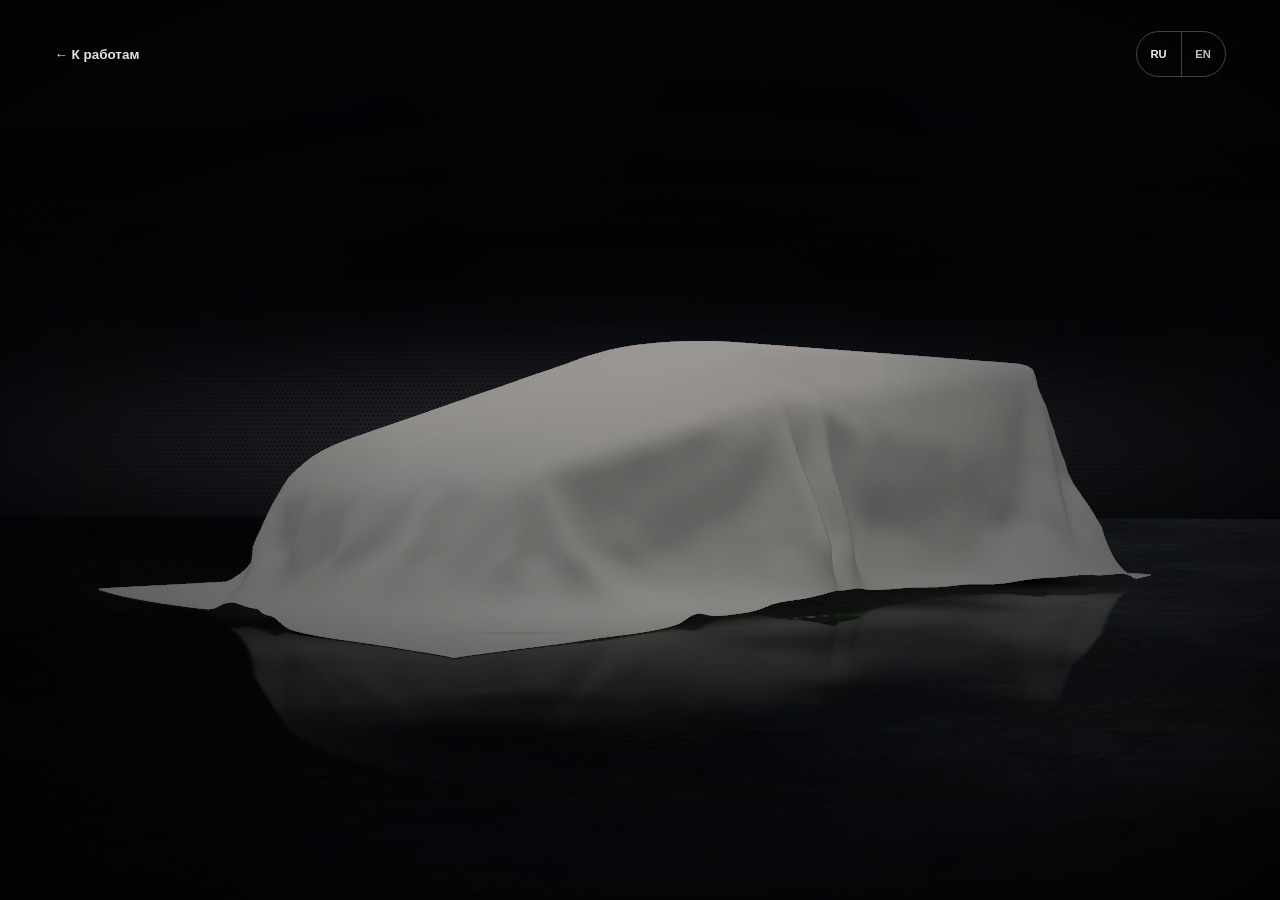
<file: 350z/index.html>
<!doctype html>
<html lang="ru">
<head>
  <meta charset="utf-8">
  <meta name="viewport" content="width=device-width,initial-scale=1">
  <meta name="color-scheme" content="dark">
  <meta name="robots" content="noindex, nofollow">
  <title>Nissan 350Z — Uncovered / Альфрэд Еникеев</title>
  <link rel="icon" href="../media/monogram.svg" type="image/svg+xml">
  <script type="importmap">{"imports":{"three":"./lib/three.module.min.js"}}</script>
  <script type="module" src="./studio.js"></script>
  <style>
    *{box-sizing:border-box}
    :root{font-family:"Segoe UI",Arial,sans-serif;color:#f1eee9;background:#141517;--margin:clamp(1rem,4.25vw,4.7rem);--line:#e3dfd34a;--cream:#f3eee6}
    body{margin:0}
    [hidden]{display:none!important}
    a{color:inherit;text-underline-offset:.2em}
    .sequence{height:100svh;min-height:380px;position:relative}
    .sequence[data-started]{height:320svh;min-height:1140px}
    .sequence[data-ready]:not([data-started]) + .story{display:none}
    .stage{position:sticky;top:0;height:100svh;min-height:380px;overflow:hidden;isolation:isolate;background:#101012}
    .surface,.poster,.shade{position:absolute;inset:0;width:100%;height:100%}
    .poster{object-fit:cover;filter:brightness(.56) saturate(.68)}
    .stage[data-live] .poster{visibility:hidden}
    .surface{touch-action:pan-y;cursor:pointer;outline-offset:-3px}
    .stage[data-open] .surface{cursor:grab}
    .surface[data-preview]{cursor:crosshair}
    .surface[data-dragging]{cursor:grabbing}
    .surface canvas{display:block;width:100%;height:100%}
    .shade{pointer-events:none;background:radial-gradient(ellipse at 50% 45%,transparent 27%,#05050749 67%,#020203e0),linear-gradient(#06060874,transparent 28%,transparent 68%,#050507a3)}
    .stage[data-title] .shade{background:radial-gradient(ellipse at 54% 48%,transparent 36%,#05050740 74%,#040406a3),linear-gradient(#07070961,transparent 24%,transparent 70%,#0707098f)}
    .frame{position:absolute;inset:clamp(.4rem,1.45vw,1.5rem);border:1px solid #e3dfd34a;border-radius:clamp(.8rem,1.75vw,1.55rem);pointer-events:none}
    .stage-header,.stage-controls{position:absolute;left:var(--margin);right:var(--margin);display:flex;justify-content:space-between;align-items:center;gap:.75rem}
    .stage .header-right,.stage .stage-controls,.stage .chapter-nav,.stage .signature,.stage .frame{visibility:hidden;opacity:0;transition:opacity .42s ease}
    .stage[data-title] .header-right,.stage[data-title] .stage-controls,.stage[data-title] .chapter-nav,.stage[data-title] .signature,.stage[data-title] .frame{visibility:visible;opacity:1}
    .stage-header{top:clamp(.7rem,2.5svh,1.8rem);height:clamp(2.4rem,7svh,4.7rem);font-size:.76rem;color:#e7e3da;pointer-events:none}
    .stage-header a,.header-right{pointer-events:auto}
    .stage-header a{text-decoration:none;padding:.55rem 0}
    .stage-header a:hover,.chapter-nav button:hover{color:white}
    .case-back{font-size:.84rem;font-weight:650}
    .header-right{display:flex;align-items:center;gap:clamp(.7rem,2.3vw,2.5rem)}
    .stage-header-actions,.case-language{display:flex;align-items:center}
    .stage-header-actions{justify-content:flex-end;gap:clamp(.5rem,2vw,1.5rem)}
    .case-language{border:1px solid var(--line);border-radius:100px;font-size:.7rem;font-weight:650;color:#c5c1b9;white-space:nowrap}
    .stage-header .case-language a,.case-language span{display:grid;place-items:center;min-width:2.75rem;min-height:2.75rem;padding:0}
    .case-language > :last-child{border-left:1px solid var(--line)}
    .case-language [aria-current]{color:var(--cream)}
    h1,h2,p{margin:0}
    .wordmark{position:absolute;width:1px;height:1px;overflow:hidden;clip-path:inset(50%);white-space:nowrap;pointer-events:none}
    .signature{
      position:absolute;
      top:min(calc(50% + 15.5vw),calc(100% - clamp(6.8rem,18svh,10rem)));
      right:21%;
      font:italic 400 clamp(3.35rem,min(9.2vw,17svh),10.75rem)/.85 "Times New Roman",serif;
      letter-spacing:-.058em;white-space:nowrap;color:var(--cream);text-shadow:0 .025em .19em #0008;pointer-events:none;
    }
    .stage[data-title]:not([data-chapter="0"]) .signature{opacity:0;visibility:hidden}
    .stage-controls{bottom:clamp(2rem,5.9svh,4.6rem);align-items:end}
    .stage-copy{max-width:min(45vw,22rem)}
    h2{font-size:clamp(1.28rem,2.75vw,2.65rem);line-height:1;letter-spacing:-.05em}
    .help{margin:.55rem 0 1.05rem;font-size:.82rem;line-height:1.4;color:#e5e0d7}
    .orbit,.controls{display:flex;gap:.3rem;align-items:center}
    button{min-width:2.65rem;min-height:2.65rem;font:inherit;color:#f1eee9;border:1px solid var(--line);background:#151719ae;cursor:pointer;border-radius:100px}
    .reveal{background:var(--cream);color:#161617;border-color:var(--cream);font-size:.83rem;font-weight:650;padding:0 1.25rem}
    .reveal:hover{background:#fff}
    button[data-home]{font-size:.7rem}
    button:hover{border-color:var(--cream)}
    :focus-visible{outline:2px solid var(--cream);outline-offset:3px}
    .chapter-nav{position:absolute;right:var(--margin);top:48%;display:grid;gap:.3rem;text-align:right}
    .chapter-nav button{display:flex;align-items:center;justify-content:end;gap:.48rem;background:none;border:0;border-radius:0;font-size:.65rem;letter-spacing:.08em;color:#d1ccc5;min-height:2.1rem;padding:0}
    .chapter-nav button::after{content:"";width:.9rem;height:1px;background:currentColor;transition:width .25s ease}
    .chapter-nav button[aria-current="step"]{color:#fff}
    .chapter-nav button[aria-current="step"]::after{width:1.85rem}
    .sound{position:relative;z-index:2}
    .sound-bar{display:flex;justify-content:flex-end;gap:.3rem}
    .sound button{padding:0 .65rem;font-size:.75rem}
    #sound-toggle[aria-pressed=true]{color:#fff;background:#41403cab}
    #sound-options{min-width:2.65rem;font-size:1rem}
    .sound-panel{position:absolute;right:0;top:calc(100% + .4rem);width:min(300px,calc(100vw - 2 * var(--margin)));padding:.8rem;background:#151719f5;border:1px solid var(--line);border-radius:.8rem}
    .sound-title{font-size:.82rem;font-weight:bold}
    .sound-links{display:flex;gap:.65rem;align-items:center;flex-wrap:wrap;font-size:.75rem;color:#bdcaca}
    .sound-links a{padding:.35rem 0}
    #sound-status{color:#bdcaca;font-size:.75rem;margin:.35rem 0;line-height:1.4}
    .story{padding:clamp(3.5rem,9vw,8rem) var(--margin);background:#18191b;color:#f1eee9}
    .story-inner{max-width:76rem;margin:auto}
    .story-lead{display:grid;grid-template-columns:1fr 1fr;gap:clamp(1.5rem,5vw,5rem);align-items:start}
    .story h2{font:italic 400 clamp(3.5rem,9vw,8.5rem)/.89 "Times New Roman",serif;letter-spacing:-.07em}
    .story-copy{font-size:clamp(1rem,1.5vw,1.22rem);line-height:1.56;color:#c8d2ce;max-width:42ch}
    .story-copy p+p{margin-top:1em}
    .car-history{margin-top:clamp(3rem,8vw,7rem);padding-top:clamp(2.1rem,5vw,4.25rem);border-top:1px solid var(--line)}
    .story .case-credit{font-size:.84rem;color:#aabbb4}
    .case-return{display:inline-block;margin-top:clamp(2.1rem,5vw,4.25rem);font-size:.9rem;font-weight:650}
    .specs{display:grid;grid-template-columns:repeat(4,1fr);margin:clamp(2rem,6vw,5rem) 0 0;border-top:1px solid var(--line);border-bottom:1px solid var(--line)}
    .specs div{padding:1.15rem .55rem 1.25rem 0;display:flex;flex-direction:column;gap:.45rem}
    .specs dt,.source{font-size:.81rem;color:#aabbb4}
    .specs dd{margin:0;font-size:clamp(1.35rem,3.4vw,2.95rem);line-height:1.05;letter-spacing:-.04em}
    .source{margin-top:1rem;line-height:1.5}
    @media(max-width:700px){
      .stage-header{top:1.05rem}
      .stage-header .header-right{position:absolute;top:100%;right:0}
      .stage-header .history-link{display:none}
      .stage-controls{bottom:2.15rem}
      .stage-copy{max-width:67vw}
      .orbit{gap:.16rem}
      .orbit button{min-width:2rem;min-height:2.3rem}
      .help{line-height:1.28;font-size:.78rem}
      .chapter-nav button{min-height:2.6rem}
      .story-lead{grid-template-columns:1fr}
      .specs{grid-template-columns:repeat(2,1fr)}
      .specs div:nth-child(n+3){border-top:1px solid var(--line)}
    }
    @media(max-aspect-ratio:1/1){
      .poster{object-fit:contain}
      .signature{top:calc(50% + 14.5vw);right:18%;font-size:clamp(2.9rem,13vw,6.15rem)}
      .chapter-nav{top:auto;bottom:10rem;left:var(--margin);right:auto;display:flex;gap:.9rem}
      .chapter-nav button::after{width:.65rem}
      .chapter-nav button[aria-current="step"]::after{width:1.25rem}
    }
    @media(prefers-reduced-motion:reduce){.stage .header-right,.stage .stage-controls,.stage .chapter-nav,.stage .signature,.stage .frame,.chapter-nav button::after{transition:none}}
  </style>
</head>
<body>
<main class="sequence" id="presentation">
<section class="stage" data-chapter="0" aria-label="Презентация Nissan 350Z">
  <img class="poster" src="./cover.jpg" alt="Nissan 350Z под серебристым полотном">
  <h1 class="wordmark">Nissan 350Z</h1>
  <div class="surface" tabindex="0" role="button" aria-label="Снять полотно с Nissan 350Z"></div>
  <div class="shade" aria-hidden="true"></div>
  <div class="frame" aria-hidden="true"></div>
  <p class="signature" lang="en" aria-hidden="true">Uncovered</p>
  <header class="stage-header">
    <a class="case-back" href="../index.html#350z">← К&nbsp;работам</a>
    <div class="stage-header-actions">
      <div class="header-right">
        <a class="history-link" href="#making-of">О&nbsp;проекте ↓</a>
        <aside class="sound" aria-label="Звук">
          <div class="sound-bar">
            <button type="button" id="sound-toggle" aria-pressed="false">♫ Включить звук</button>
            <button type="button" id="sound-options" aria-label="Настройки звука" aria-controls="sound-panel" aria-expanded="false">···</button>
          </div>
          <div class="sound-panel" id="sound-panel" hidden>
            <p class="sound-title">Riders on the Storm · Fredwreck Remix</p>
            <p id="sound-status" role="status">Локальная запись</p>
            <div class="sound-links">
              <a href="https://www.youtube.com/watch?v=kuI-wbTE5PU" target="_blank" rel="noopener noreferrer">Двигатель · Sound Library ↗</a>
              <button type="button" id="sound-file-button">Свой файл</button>
              <input type="file" id="sound-file" accept="audio/*,.mp3,.m4a,.ogg,.wav" hidden>
            </div>
          </div>
        </aside>
      </div>
      <nav class="case-language" aria-label="Язык">
        <span lang="ru" aria-current="page">RU</span>
        <a href="../en/350z/index.html" hreflang="en" lang="en" aria-label="English">EN</a>
      </nav>
    </div>
  </header>
  <nav class="chapter-nav" aria-label="Ракурсы" hidden>
    <button type="button" data-progress="0" aria-current="step" aria-label="Премьера">01</button>
    <button type="button" data-progress=".49" aria-label="Линии кузова">02</button>
    <button type="button" data-progress="1" aria-label="Вид сверху">03</button>
  </nav>
  <audio id="sound-track" preload="metadata" loop src="./audio/riders-on-the-storm.mp3"></audio>
  <audio id="sound-engine" preload="auto" src="./audio/engine-start.wav"></audio>
  <div class="stage-controls">
    <div class="stage-copy">
      <h2 id="car-name">Премьера</h2>
      <p class="help" role="status">Загружаю 3D-модель</p>
      <button type="button" class="reveal" data-reveal hidden>Снять полотно ↗</button>
    </div>
    <div class="controls" hidden>
      <div class="orbit" role="group" aria-label="Поворот на 360 градусов">
        <button type="button" data-turn="-1" aria-label="Повернуть влево">←</button>
        <button type="button" data-home aria-label="Вернуть стартовый ракурс">360°</button>
        <button type="button" data-turn="1" aria-label="Повернуть вправо">→</button>
      </div>
    </div>
  </div>
</section>
</main>
<section class="story" id="making-of" aria-labelledby="making-of-title">
  <div class="story-inner">
    <div class="story-lead">
      <h2 id="making-of-title">Как сделано</h2>
      <div class="story-copy">
        <p>Uncovered — интерактивная премьера машины Рэйчел Теллер из&nbsp;Need for Speed: Underground&nbsp;2. Клик запускает срыв полотна, зажигание и&nbsp;фары. Прокрутка меняет ракурс, а&nbsp;кузов можно повернуть самому.</p>
        <p>Доработал исходную модель в&nbsp;Blender: переработал фары, стекло, материалы дисков и&nbsp;салона, добавил хромированные выхлопные насадки. Смоделировал полотно, поставил свет и&nbsp;нарисовал леттеринг 350Z для&nbsp;веб-сцены.</p>
        <p class="case-credit">Исходная 3D-модель — <a href="https://sketchfab.com/3d-models/rachels-nissan-350z-nfs-underground-2-5b41f9a218624deaa1202efb6ff5a779" rel="noopener noreferrer" target="_blank">Ddiaz Design на&nbsp;Sketchfab</a>, бесплатная загрузка по&nbsp;лицензии CC BY-NC-SA. Личный некоммерческий проект для&nbsp;закрытого портфолио.</p>
      </div>
    </div>
    <section class="car-history" id="history" aria-labelledby="history-title">
      <div class="story-lead">
        <h2 id="history-title">Снова&nbsp;Z</h2>
        <div class="story-copy">
          <p>В&nbsp;2002 году Nissan вернул серию Z: двухместное купе 350Z, или Z33, стало пятым поколением семейства. Под&nbsp;капотом — атмосферный V6 VQ35DE. Тяга идёт на&nbsp;задние колёса; одна из&nbsp;версий получила шестиступенчатую механику.</p>
          <p>В&nbsp;2004-м у&nbsp;350Z появилась другая роль: зелёное купе Рэйчел Теллер с&nbsp;фиолетовым винилом стало одной из&nbsp;машин <i>Need for Speed: Underground 2</i>.</p>
        </div>
      </div>
      <dl class="specs">
        <div><dt>Двигатель</dt><dd>3,5 л · V6</dd></div>
        <div><dt>Мощность</dt><dd>287&nbsp;hp</dd></div>
        <div><dt>Крутящий момент</dt><dd>371&nbsp;Н·м</dd></div>
        <div><dt>Привод</dt><dd>Задний</dd></div>
      </dl>
      <p class="source">Данные серийной 350Z 2003 модельного года для&nbsp;рынка США. <a href="https://usa.nissannews.com/en-US/releases/2003-350z-press-kit?origin=channel-2730">Пресс-кит Nissan</a>.</p>
    </section>
    <a class="case-return" href="../index.html#350z">← К&nbsp;работам</a>
  </div>
</section>
</body>
</html>
</file>
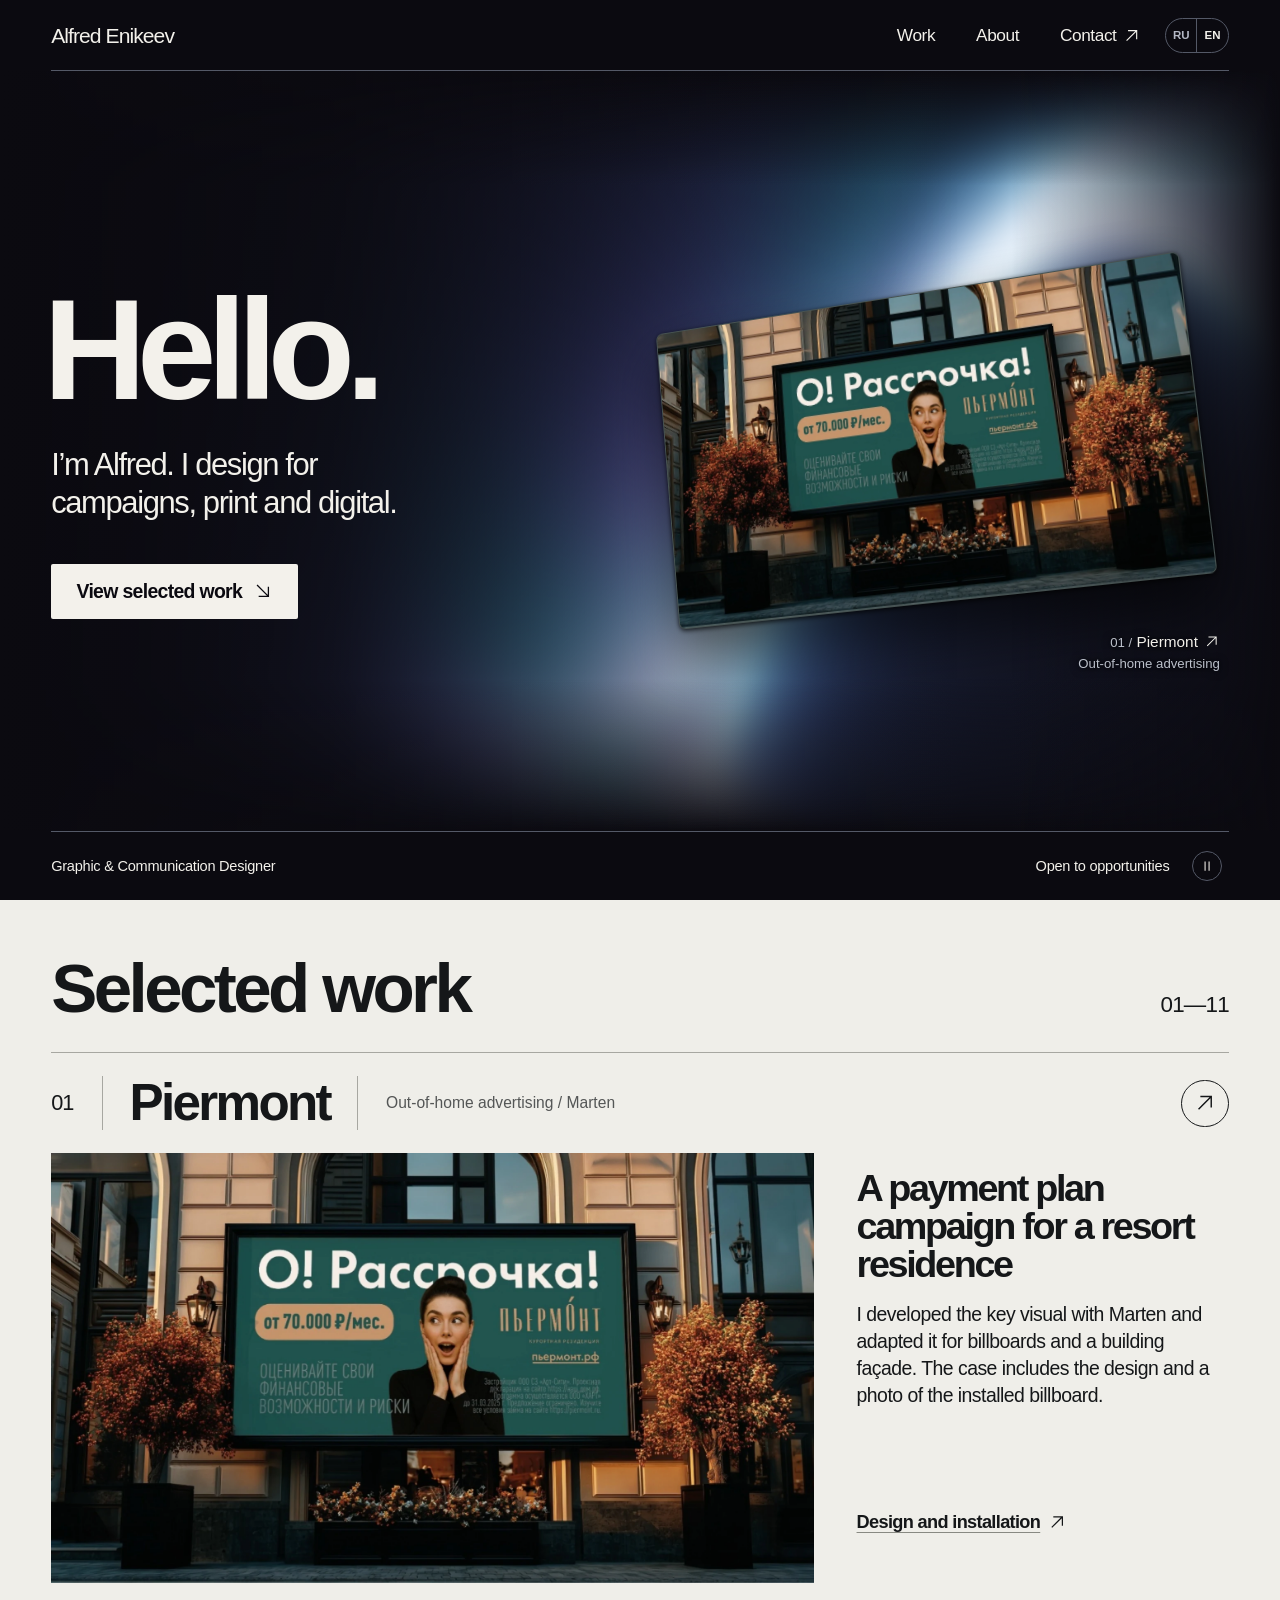
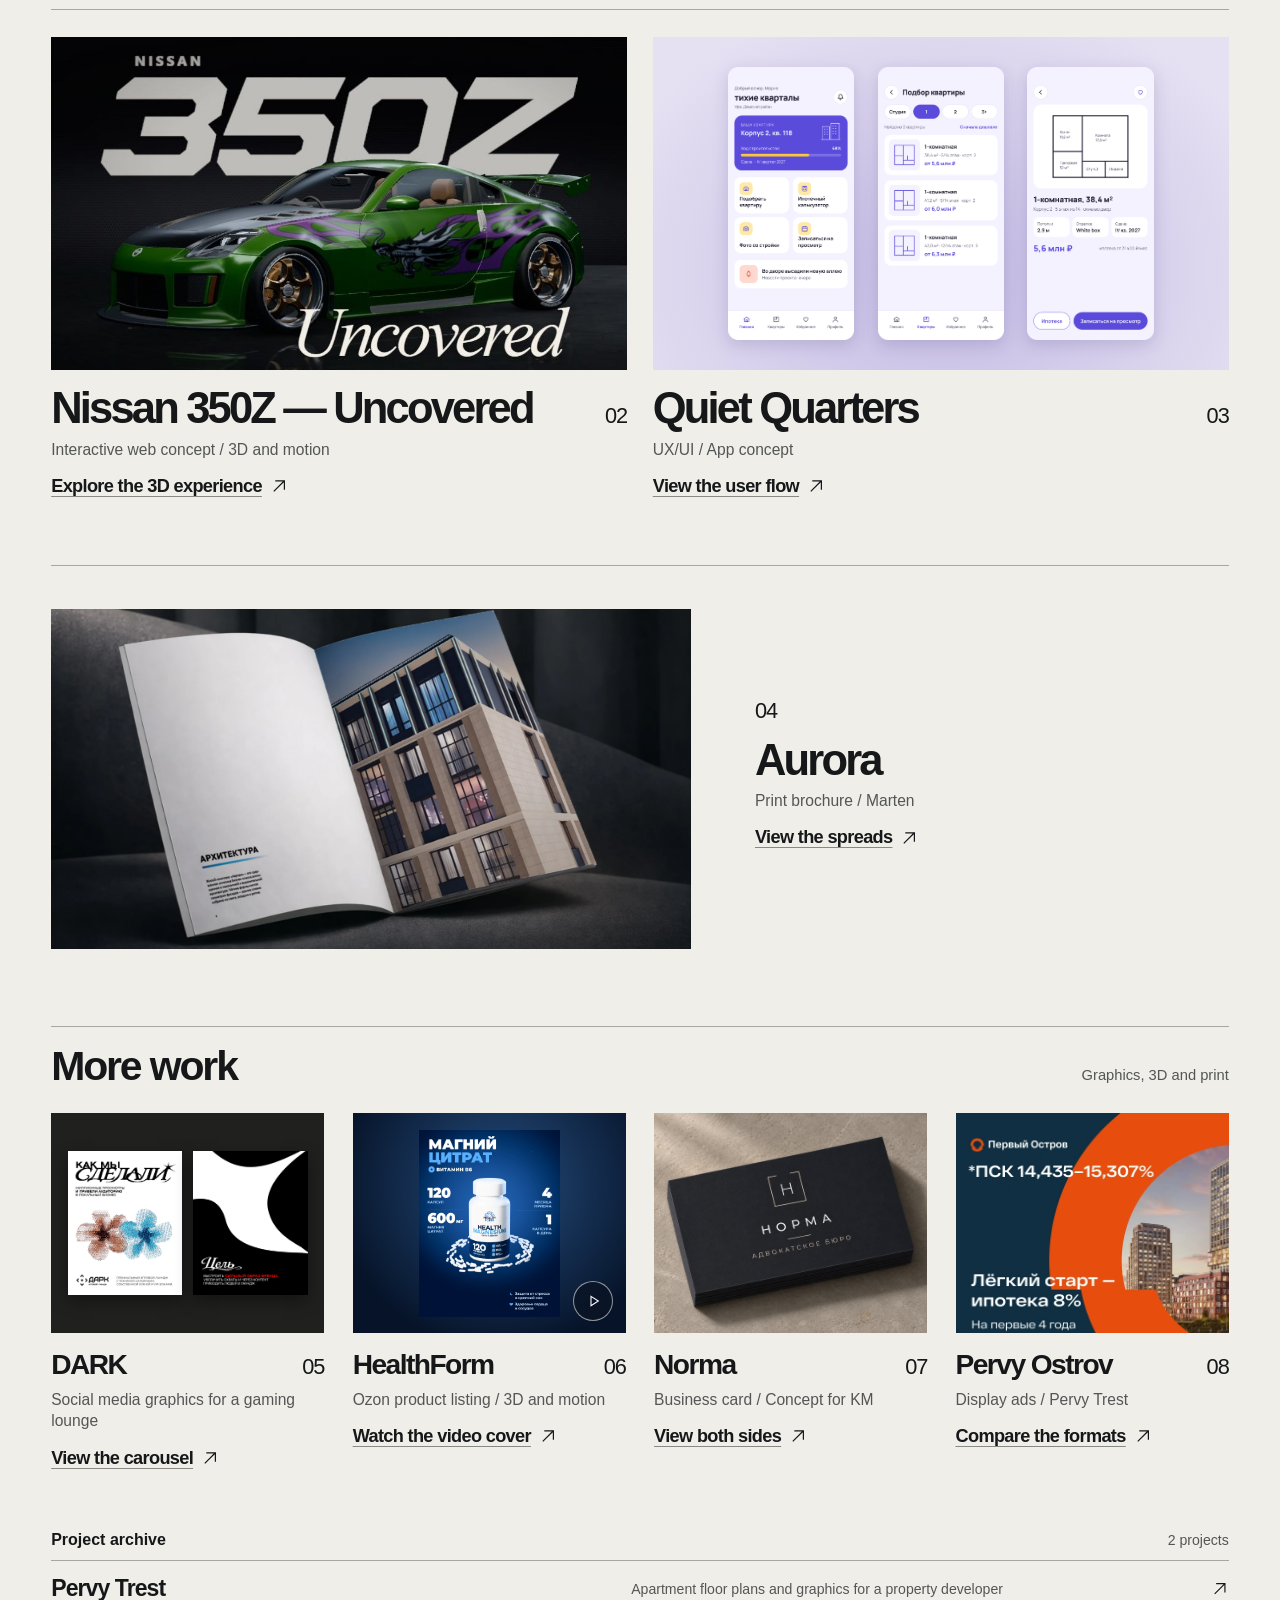
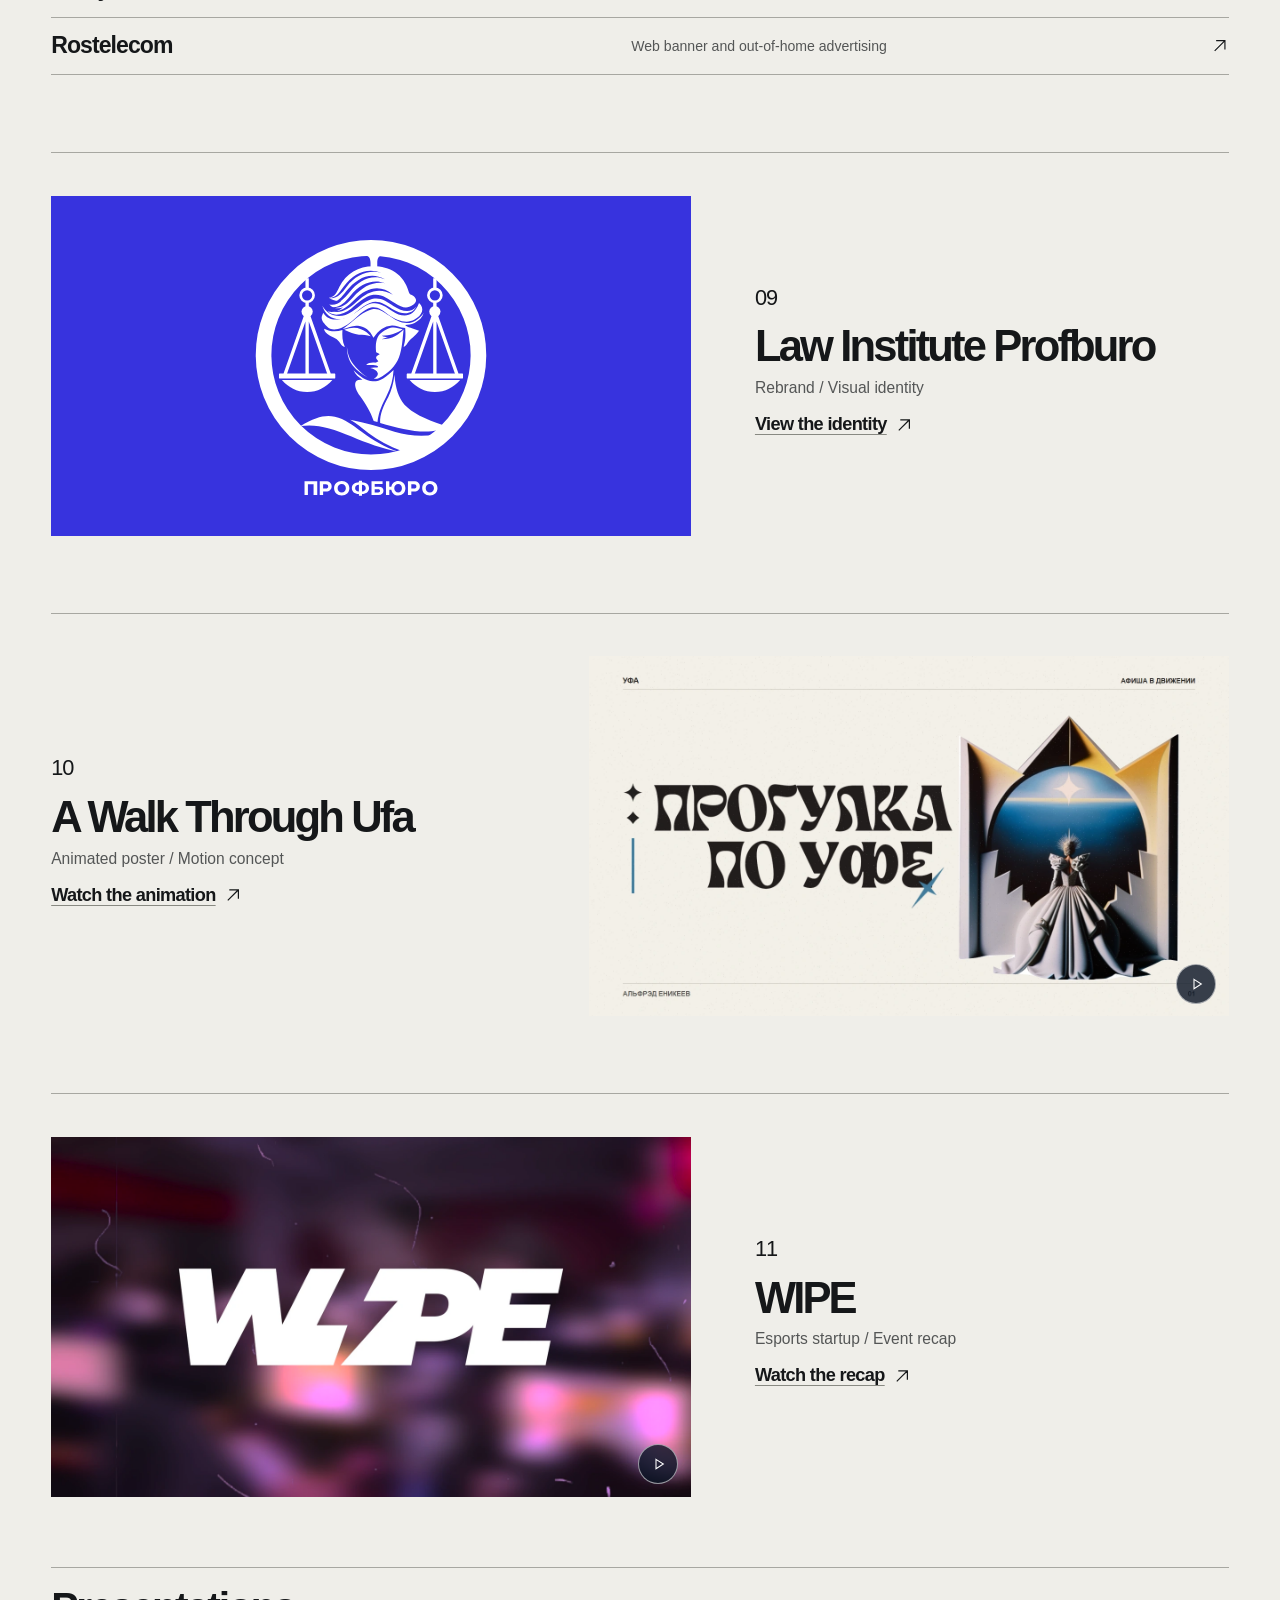
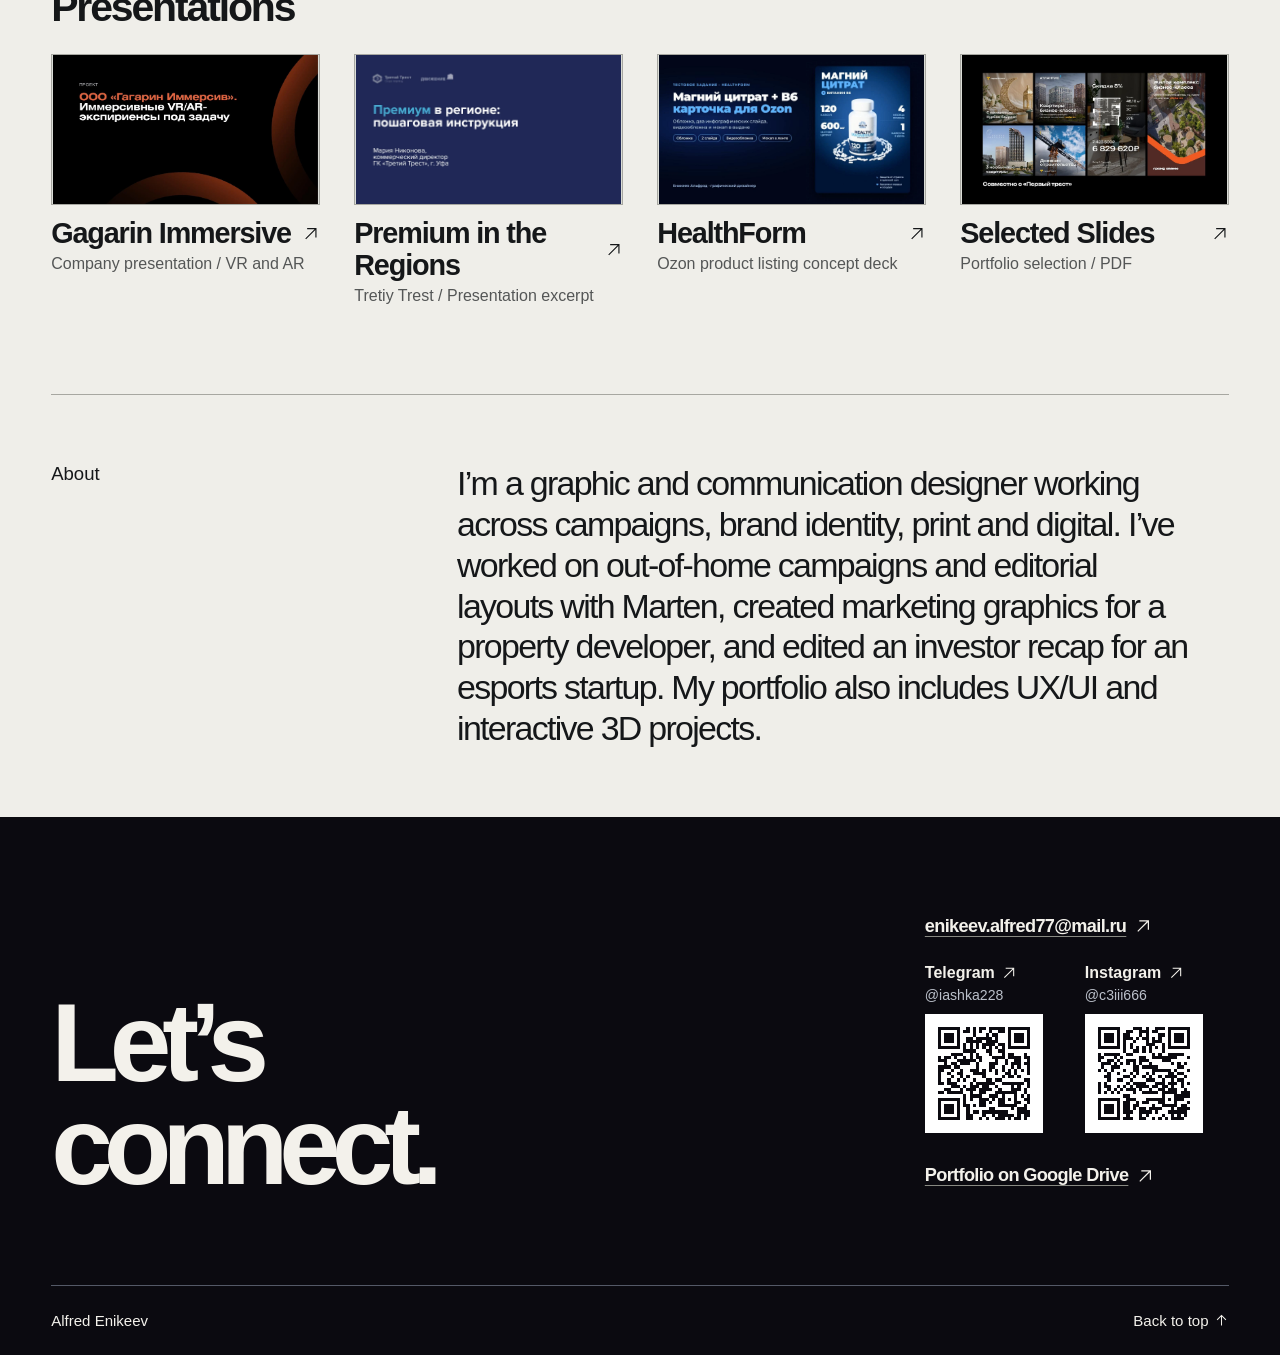
<file: en/index.html>
<!doctype html>
<html lang="en">
<head>
  <meta charset="utf-8">
  <meta name="viewport" content="width=device-width, initial-scale=1">
  <meta name="theme-color" content="#0b0a10">
  <meta name="robots" content="noindex, nofollow">
  <meta name="description" content="Alfred Enikeev is a graphic and communication designer. Campaign visuals, brand identities, editorial layouts, interfaces and 3D.">
  <title>Alfred Enikeev — Graphic &amp; Communication Designer</title>
  <link rel="icon" href="../media/monogram.svg" type="image/svg+xml">
  <link rel="stylesheet" href="../styles.css?v=20261124">
  <script defer src="../light.js"></script>
  <script defer src="../main.js?v=20261125-analytics"></script>
  <script async src="https://gc.zgo.at/count.js" data-goatcounter="https://sesh.goatcounter.com/count" data-goatcounter-settings='{"path":"/portfolio/en/"}'></script>
</head>
<body id="top">
  <svg class="symbols" aria-hidden="true" xmlns="http://www.w3.org/2000/svg">
    <symbol id="up-right" viewBox="0 0 24 24"><path d="M5 19 19 5M7 5h12v12"/></symbol>
    <symbol id="down-right" viewBox="0 0 24 24"><path d="m5 5 14 14M7 19h12V7"/></symbol>
    <symbol id="up" viewBox="0 0 24 24"><path d="M12 20V4m-7 7 7-7 7 7"/></symbol>
    <symbol id="close" viewBox="0 0 24 24"><path d="m6 6 12 12M18 6 6 18"/></symbol>
  </svg>
  <a class="skip-link" href="#work">Skip to selected work</a>

  <header class="masthead">
    <div class="wrap masthead-inner">
      <a class="wordmark" href="#top">Alfred Enikeev</a>
      <div class="masthead-links">
        <nav aria-label="Portfolio navigation">
          <a href="#work">Work</a>
          <a href="#about">About</a>
          <a href="#contact">Contact <svg class="icon" aria-hidden="true"><use href="#up-right"/></svg></a>
        </nav>
        <div class="language-switch" role="group" aria-label="Site language">
          <a href="../" hreflang="ru" lang="ru" aria-label="Русский" data-language-switch>RU</a>
          <span lang="en" aria-current="true">EN</span>
        </div>
      </div>
    </div>
  </header>

  <main>
    <section class="hero" aria-labelledby="hero-title">
      <div class="light-field" aria-hidden="true">
        <picture class="light-still">
          <source media="(max-width: 680px)" srcset="../media/ribbon-mobile.webp">
          <img src="../media/ribbon.webp" alt="">
        </picture>
        <canvas class="light-canvas"></canvas>
      </div>
      <div class="wrap">
        <div class="hero-scene">
          <div class="hero-copy">
            <h1 id="hero-title">Hello.</h1>
            <p>I’m Alfred. I design for<br>campaigns, print and digital.</p>
            <a class="primary" href="#work">View selected work <svg class="icon" aria-hidden="true"><use href="#down-right"/></svg></a>
          </div>
          <div class="hero-visual">
            <a class="screen-link" href="#piermont" aria-label="Go to the Piermont project">
              <div class="screen">
                <img src="../media/piermont.webp" width="1850" height="1041" fetchpriority="high" alt="Piermont campaign key visual on a billboard mockup">
              </div>
              <div class="screen-caption">
                <span><small>01 /</small> Piermont <svg class="icon" aria-hidden="true"><use href="#up-right"/></svg></span>
                <small>Out-of-home advertising</small>
              </div>
            </a>
          </div>
        </div>
        <div class="hero-foot">
          <span>Graphic &amp; Communication Designer</span>
          <span class="hero-foot-right">
            <span>Open to opportunities</span>
            <button class="light-toggle" type="button" aria-label="Pause background animation" aria-pressed="false" title="Pause background animation" hidden>
              <svg class="icon" aria-hidden="true" viewBox="0 0 24 24">
                <path class="pause-shape" d="M9 5v14m6-14v14"/>
                <path class="play-shape" d="m9 5 11 7-11 7Z"/>
              </svg>
            </button>
          </span>
        </div>
      </div>
    </section>

    <section class="work wrap" id="work" aria-labelledby="work-title">
      <div class="section-heading">
        <h2 id="work-title">Selected work</h2>
        <span aria-hidden="true">01—11</span>
      </div>
      <article class="feature" id="piermont">
        <header class="feature-heading">
          <span class="index" aria-hidden="true">01</span>
          <h3>Piermont</h3>
          <p>Out-of-home advertising / Marten</p>
          <a href="#case-piermont" data-case="piermont" class="round-action" aria-label="View the Piermont case study">
            <svg class="icon" aria-hidden="true"><use href="#up-right"/></svg>
          </a>
        </header>
        <div class="feature-body">
          <a class="feature-art" href="#case-piermont" data-case="piermont" aria-label="View the Piermont billboard design">
            <img src="../media/piermont.webp" width="1850" height="1041" loading="lazy" alt="Piermont campaign key visual on a billboard mockup">
          </a>
          <div class="feature-copy">
            <h4>A payment plan campaign for a resort residence</h4>
            <p>I developed the key visual with Marten and adapted it for billboards and a building façade. The case includes the design and a photo of the installed billboard.</p>
            <a class="text-action" href="#case-piermont" data-case="piermont">Design and installation <svg class="icon" aria-hidden="true"><use href="#up-right"/></svg></a>
          </div>
        </div>
      </article>

      <div class="work-pair">
        <article class="project" id="350z">
          <a class="project-art uncovered-art" href="350z/index.html" aria-label="Open the Nissan 350Z interactive project" data-goatcounter-click="case-nissan-350z" data-goatcounter-title="Nissan 350Z">
            <img src="../media/350z-uncovered.jpg" width="952" height="550" loading="lazy" alt="Green Nissan 350Z in a dark garage">
          </a>
          <div class="project-title"><h3>Nissan 350Z — Uncovered</h3><span class="index" aria-hidden="true">02</span></div>
          <p>Interactive web concept / 3D and motion</p>
          <a class="text-action" href="350z/index.html" data-goatcounter-click="case-nissan-350z" data-goatcounter-title="Nissan 350Z">Explore the 3D experience <svg class="icon" aria-hidden="true"><use href="#up-right"/></svg></a>
        </article>
        <article class="project" id="quarters">
          <a class="project-art app-art" href="#case-quarters" data-case="quarters" aria-label="View the Quiet Quarters case study">
            <img src="../media/quarters-home.webp" width="1170" height="2532" loading="lazy" alt="">
            <img src="../media/quarters-search.webp" width="1170" height="2532" loading="lazy" alt="">
            <img src="../media/quarters-apartment.webp" width="1170" height="2532" loading="lazy" alt="">
          </a>
          <div class="project-title"><h3>Quiet Quarters</h3><span class="index" aria-hidden="true">03</span></div>
          <p>UX/UI / App concept</p>
          <a class="text-action" href="#case-quarters" data-case="quarters">View the user flow <svg class="icon" aria-hidden="true"><use href="#up-right"/></svg></a>
        </article>
      </div>

      <article class="project closing-project" id="aurora">
        <a class="project-art" href="#case-aurora" data-case="aurora" aria-label="View the Aurora case study">
          <img src="../media/aurora.webp" width="1600" height="901" loading="lazy" alt="Architectural spread from the Aurora brochure">
        </a>
        <div class="closing-copy">
          <span class="index" aria-hidden="true">04</span>
          <h3>Aurora</h3>
          <p>Print brochure / Marten</p>
          <a class="text-action" href="#case-aurora" data-case="aurora">View the spreads <svg class="icon" aria-hidden="true"><use href="#up-right"/></svg></a>
        </div>
      </article>

      <section class="extra-work" aria-labelledby="extra-work-title">
        <div class="extra-heading">
          <h3 id="extra-work-title">More work</h3>
          <span>Graphics, 3D and print</span>
        </div>
        <div class="extra-grid">
          <article class="project extra-project" id="dark">
            <a class="project-art dark-art" href="#case-dark" data-case="dark" aria-label="View the DARK case study">
              <img src="../media/dark-cover.webp" width="1080" height="1350" loading="lazy" alt="Cover of the DARK gaming lounge carousel">
              <img src="../media/dark-goal.webp" width="1080" height="1350" loading="lazy" alt="">
            </a>
            <div class="project-title"><h4>DARK</h4><span class="index" aria-hidden="true">05</span></div>
            <p>Social media graphics for a gaming lounge</p>
            <a class="text-action" href="#case-dark" data-case="dark">View the carousel <svg class="icon" aria-hidden="true"><use href="#up-right"/></svg></a>
          </article>
          <article class="project extra-project" id="healthform">
            <a class="project-art health-art" href="#case-healthform" data-case="healthform" aria-label="View the HealthForm case study and video">
              <img src="../media/healthform-poster.webp" width="810" height="1080" loading="lazy" alt="HealthForm video cover with a magnesium jar and a ring of capsules">
              <span class="art-play" aria-hidden="true"><svg class="icon" viewBox="0 0 24 24"><path d="m9 5 11 7-11 7Z"/></svg></span>
            </a>
            <div class="project-title"><h4>HealthForm</h4><span class="index" aria-hidden="true">06</span></div>
            <p>Ozon product listing / 3D and motion</p>
            <a class="text-action" href="#case-healthform" data-case="healthform">Watch the video cover <svg class="icon" aria-hidden="true"><use href="#up-right"/></svg></a>
          </article>
          <article class="project extra-project" id="norma">
            <a class="project-art norma-art" href="#case-norma" data-case="norma" aria-label="View the Norma business card concept">
              <img src="../media/norma-mockup.webp" width="1536" height="1024" loading="lazy" alt="Norma law firm business card on light stone">
            </a>
            <div class="project-title"><h4>Norma</h4><span class="index" aria-hidden="true">07</span></div>
            <p>Business card / Concept for KM</p>
            <a class="text-action" href="#case-norma" data-case="norma">View both sides <svg class="icon" aria-hidden="true"><use href="#up-right"/></svg></a>
          </article>
          <article class="project extra-project" id="ostrov">
            <a class="project-art ostrov-art" href="#case-ostrov" data-case="ostrov" aria-label="View the Pervy Ostrov case study">
              <img src="../media/ostrov-square.webp" width="600" height="600" loading="lazy" alt="Easy Start banner showing the Pervy Ostrov development">
            </a>
            <div class="project-title"><h4>Pervy Ostrov</h4><span class="index" aria-hidden="true">08</span></div>
            <p>Display ads / Pervy Trest</p>
            <a class="text-action" href="#case-ostrov" data-case="ostrov">Compare the formats <svg class="icon" aria-hidden="true"><use href="#up-right"/></svg></a>
          </article>
        </div>
        <section class="work-archive" id="work-archive" aria-labelledby="work-archive-title">
          <div class="archive-heading">
            <h4 id="work-archive-title">Project archive</h4>
            <span>2 projects</span>
          </div>
          <ul class="archive-list">
            <li>
              <a class="archive-link" id="trest-archive" href="#case-trest-archive" data-case="trest-archive">
                <span class="archive-name">Pervy Trest</span>
                <span class="archive-note">Apartment floor plans and graphics for a property developer</span>
                <svg class="icon" aria-hidden="true"><use href="#up-right"/></svg>
              </a>
            </li>
            <li>
              <a class="archive-link" id="rostelecom" href="#case-rostelecom" data-case="rostelecom">
                <span class="archive-name">Rostelecom</span>
                <span class="archive-note">Web banner and out-of-home advertising</span>
                <svg class="icon" aria-hidden="true"><use href="#up-right"/></svg>
              </a>
            </li>
          </ul>
        </section>
      </section>

      <article class="project closing-project brand-project" id="profburo">
        <a class="project-art profburo-art" href="#case-profburo" data-case="profburo" aria-label="View the Law Institute Profburo case study">
          <img src="../media/profburo.svg" width="1200" height="1270" loading="lazy" alt="The Profburo logo depicting Lady Justice and her scales">
        </a>
        <div class="closing-copy">
          <span class="index" aria-hidden="true">09</span>
          <h3>Law Institute Profburo</h3>
          <p>Rebrand / Visual identity</p>
          <a class="text-action" href="#case-profburo" data-case="profburo">View the identity <svg class="icon" aria-hidden="true"><use href="#up-right"/></svg></a>
        </div>
      </article>

      <article class="project closing-project ufa-motion-project" id="ufa-motion">
        <div class="closing-copy">
          <span class="index" aria-hidden="true">10</span>
          <h3>A Walk Through Ufa</h3>
          <p>Animated poster / Motion concept</p>
          <a class="text-action" href="#case-ufa-motion" data-case="ufa-motion">Watch the animation <svg class="icon" aria-hidden="true"><use href="#up-right"/></svg></a>
        </div>
        <a class="project-art video-art" href="#case-ufa-motion" data-case="ufa-motion" aria-label="View the A Walk Through Ufa motion case study">
          <img src="../media/ufa-motion-still.webp" width="1440" height="810" loading="lazy" alt="Final frame of the A Walk Through Ufa animated poster">
          <span class="art-play" aria-hidden="true"><svg class="icon" viewBox="0 0 24 24"><path d="m9 5 11 7-11 7Z"/></svg></span>
        </a>
      </article>

      <article class="project closing-project wipe-project" id="wipe">
        <a class="project-art video-art" href="#case-wipe" data-case="wipe" aria-label="View the WIPE case study">
          <img src="../media/wipe-cover.webp" width="1440" height="810" loading="lazy" alt="WIPE logo in the video’s final frame">
          <span class="art-play" aria-hidden="true"><svg class="icon" viewBox="0 0 24 24"><path d="m9 5 11 7-11 7Z"/></svg></span>
        </a>
        <div class="closing-copy">
          <span class="index" aria-hidden="true">11</span>
          <h3>WIPE</h3>
          <p>Esports startup / Event recap</p>
          <a class="text-action" href="#case-wipe" data-case="wipe">Watch the recap <svg class="icon" aria-hidden="true"><use href="#up-right"/></svg></a>
        </div>
      </article>

      <section class="presentations" id="presentations" aria-labelledby="presentations-title">
        <div class="extra-heading">
          <h3 id="presentations-title">Presentations</h3>
        </div>
        <div class="presentation-grid">
          <article class="presentation-card" id="gagarin-immersive">
            <a href="#case-gagarin-immersive" data-case="gagarin-immersive" aria-label="View slides — Gagarin Immersive">
              <div class="project-art"><img src="../media/presentations/gagarin-immersive-1.webp" width="1547" height="870" loading="lazy" decoding="async" alt=""></div>
              <h4 class="presentation-name">Gagarin Immersive <svg class="icon" aria-hidden="true"><use href="#up-right"/></svg></h4>
            </a>
            <p class="presentation-meta">Company presentation / VR and AR</p>
          </article>
          <article class="presentation-card" id="premium-in-the-regions">
            <a href="#case-premium-in-the-regions" data-case="premium-in-the-regions" aria-label="View slides — Premium in the Regions">
              <div class="project-art"><img src="../media/presentations/premium-in-the-regions-1.webp" width="1080" height="608" loading="lazy" decoding="async" alt=""></div>
              <h4 class="presentation-name">Premium in the Regions <svg class="icon" aria-hidden="true"><use href="#up-right"/></svg></h4>
            </a>
            <p class="presentation-meta">Tretiy Trest / Presentation excerpt</p>
          </article>
          <article class="presentation-card" id="healthform-deck">
            <a href="#case-healthform-deck" data-case="healthform-deck" aria-label="View slides — HealthForm">
              <div class="project-art"><img src="../media/presentations/healthform-deck-1.webp" width="1300" height="732" loading="lazy" decoding="async" alt=""></div>
              <h4 class="presentation-name">HealthForm <svg class="icon" aria-hidden="true"><use href="#up-right"/></svg></h4>
            </a>
            <p class="presentation-meta">Ozon product listing concept deck</p>
          </article>
          <article class="presentation-card" id="selected-slides">
            <a href="#case-selected-slides" data-case="selected-slides" aria-label="View slides — Selected Slides">
              <div class="project-art"><img src="../media/presentations/selected-slides-2.webp" width="1560" height="877" loading="lazy" decoding="async" alt=""></div>
              <h4 class="presentation-name">Selected Slides <svg class="icon" aria-hidden="true"><use href="#up-right"/></svg></h4>
            </a>
            <p class="presentation-meta">Portfolio selection / PDF</p>
          </article>
        </div>
      </section>
    </section>

    <section class="about wrap" id="about" aria-labelledby="about-title">
      <h2 id="about-title">About</h2>
      <p>I’m a graphic and communication designer working across campaigns, brand identity, print and digital. I’ve worked on out-of-home campaigns and editorial layouts with Marten, created marketing graphics for a property developer, and edited an investor recap for an esports startup. My portfolio also includes UX/UI and interactive 3D projects.</p>
    </section>
  </main>

  <footer class="contact" id="contact">
    <div class="wrap">
      <div class="contact-main">
        <h2>Let’s<br>connect.</h2>
        <div class="contact-channels">
          <a class="text-action" href="mailto:enikeev.alfred77@mail.ru">enikeev.alfred77@mail.ru <svg class="icon" aria-hidden="true"><use href="#up-right"/></svg></a>
          <ul class="contact-socials" aria-label="Alfred Enikeev on social media">
            <li>
              <a class="contact-social" href="https://t.me/iashka228" target="_blank" rel="noopener noreferrer">
                <span class="contact-network">Telegram <svg class="icon" aria-hidden="true"><use href="#up-right"/></svg></span>
                <span class="contact-handle">@iashka228</span>
                <img class="contact-qr" src="../media/contact-telegram.svg" width="37" height="37" loading="lazy" alt="">
              </a>
            </li>
            <li>
              <a class="contact-social" href="https://www.instagram.com/c3iii666/" target="_blank" rel="noopener noreferrer">
                <span class="contact-network">Instagram <svg class="icon" aria-hidden="true"><use href="#up-right"/></svg></span>
                <span class="contact-handle">@c3iii666</span>
                <img class="contact-qr" src="../media/contact-instagram.svg" width="37" height="37" loading="lazy" alt="">
              </a>
            </li>
          </ul>
          <a class="text-action contact-archive" href="https://drive.google.com/drive/folders/1GD7richAuVzquZEyoKCftZpjn0hucLtD" target="_blank" rel="noopener noreferrer" data-goatcounter-click="portfolio-drive" data-goatcounter-title="Portfolio on Google Drive">Portfolio on Google Drive <svg class="icon" aria-hidden="true"><use href="#up-right"/></svg></a>
        </div>
      </div>
      <div class="contact-foot">
        <span>Alfred Enikeev</span>
        <a href="#top">Back to top <svg class="icon" aria-hidden="true"><use href="#up"/></svg></a>
      </div>
    </div>
  </footer>

  <dialog class="case-dialog" aria-labelledby="case-title">
    <div class="dialog-inner">
      <form method="dialog" class="dialog-close">
        <button class="round-action" aria-label="Close case study" autofocus><svg class="icon" aria-hidden="true"><use href="#close"/></svg></button>
      </form>
      <div class="dialog-content"></div>
    </div>
  </dialog>

  <template id="case-gagarin-immersive">
    <p class="case-kicker">Company presentation / VR and AR</p>
    <h2 id="case-title">Gagarin Immersive</h2>
    <p class="case-lede">A company deck for a VR and AR studio. I designed slides explaining how the studio delivers projects and works with clients and partners.</p>
    <figure>
      <img src="../media/presentations/gagarin-immersive-1.webp" width="1547" height="870" loading="lazy" decoding="async" alt="Cover introducing the studio and its focus.">
      <figcaption>Cover introducing the studio and its focus.</figcaption>
    </figure>
    <figure>
      <img src="../media/presentations/gagarin-immersive-2.webp" width="1547" height="870" loading="lazy" decoding="async" alt="A diagram of how clients, partners and contractors work with the studio.">
      <figcaption>A diagram of how clients, partners and contractors work with the studio.</figcaption>
    </figure>
    <figure>
      <img src="../media/presentations/gagarin-immersive-3.webp" width="1547" height="870" loading="lazy" decoding="async" alt="The production process from brief to launch.">
      <figcaption>The production process from brief to launch.</figcaption>
    </figure>
    <figure>
      <img src="../media/presentations/gagarin-immersive-4.webp" width="1547" height="870" loading="lazy" decoding="async" alt="A slide outlining opportunities for the studio’s partners.">
      <figcaption>A slide outlining opportunities for the studio’s partners.</figcaption>
    </figure>
    <p class="presentation-download"><a class="text-action" href="../media/presentations/gagarin-immersive.pdf" target="_blank" rel="noopener noreferrer">Open PDF (Russian) <svg class="icon" aria-hidden="true"><use href="#up-right"/></svg></a></p>
  </template>

  <template id="case-premium-in-the-regions">
    <p class="case-kicker">Tretiy Trest / Presentation excerpt</p>
    <h2 id="case-title">Premium in the Regions</h2>
    <p class="case-lede">Two slides from a Tretiy Trest talk on the premium property market.</p>
    <figure>
      <img src="../media/presentations/premium-in-the-regions-1.webp" width="1080" height="608" loading="lazy" decoding="async" alt="Title slide for the talk.">
      <figcaption>Title slide for the talk.</figcaption>
    </figure>
    <figure>
      <img src="../media/presentations/premium-in-the-regions-2.webp" width="1080" height="608" loading="lazy" decoding="async" alt="A slide on demand for premium property.">
      <figcaption>A slide on demand for premium property.</figcaption>
    </figure>
  </template>

  <template id="case-healthform-deck">
    <p class="case-kicker">Ozon product listing concept deck</p>
    <h2 id="case-title">HealthForm</h2>
    <p class="case-lede">A concept deck for a product listing. The slides show the Ozon search review, visual approach and cover layout.</p>
    <figure>
      <img src="../media/presentations/healthform-deck-1.webp" width="1300" height="732" loading="lazy" decoding="async" alt="Deck cover with the product listing concept.">
      <figcaption>Deck cover with the product listing concept.</figcaption>
    </figure>
    <figure>
      <img src="../media/presentations/healthform-deck-2.webp" width="1300" height="732" loading="lazy" decoding="async" alt="Review of competing listings in Ozon search results.">
      <figcaption>Review of competing listings in Ozon search results.</figcaption>
    </figure>
    <figure>
      <img src="../media/presentations/healthform-deck-3.webp" width="1300" height="732" loading="lazy" decoding="async" alt="Text hierarchy and space for the Ozon interface on the cover.">
      <figcaption>Text hierarchy and space for the Ozon interface on the cover.</figcaption>
    </figure>
    <p class="presentation-download"><a class="text-action" href="../media/presentations/healthform-deck.pdf" target="_blank" rel="noopener noreferrer">Open PDF (Russian) <svg class="icon" aria-hidden="true"><use href="#up-right"/></svg></a></p>
  </template>

  <template id="case-selected-slides">
    <p class="case-kicker">Portfolio selection / PDF</p>
    <h2 id="case-title">Selected Slides</h2>
    <p class="case-lede">A presentation-format selection of campaign graphics, print work and social media design.</p>
    <figure>
      <img src="../media/presentations/selected-slides-1.webp" width="1560" height="877" loading="lazy" decoding="async" alt="Cover of the portfolio selection.">
      <figcaption>Cover of the portfolio selection.</figcaption>
    </figure>
    <figure>
      <img src="../media/presentations/selected-slides-2.webp" width="1560" height="877" loading="lazy" decoding="async" alt="Graphics for Pervy Trest residential projects.">
      <figcaption>Graphics for Pervy Trest residential projects.</figcaption>
    </figure>
    <p class="presentation-download"><a class="text-action" href="../media/presentations/selected-slides.pdf" target="_blank" rel="noopener noreferrer">Open PDF (Russian) <svg class="icon" aria-hidden="true"><use href="#up-right"/></svg></a></p>
  </template>

  <template id="case-piermont">
    <p class="case-kicker">01 / Out-of-home advertising / Marten</p>
    <h2 id="case-title">Piermont</h2>
    <p class="case-lede">A payment plan campaign for a resort residence.</p>
    <dl class="case-facts">
      <div><dt>Brief</dt><dd>Make the payment terms easy to read at a glance in outdoor placements.</dd></div>
      <div><dt>My contribution</dt><dd>I developed the key visual with Marten and adapted it for billboards and a building façade.</dd></div>
      <div><dt>Outcome</dt><dd>The campaign ran on billboards and a building façade. The installed billboard is shown below.</dd></div>
    </dl>
    <div class="evidence" data-evidence>
      <div class="evidence-tabs" aria-label="Project stages">
        <button type="button" data-show="design" aria-pressed="true" aria-controls="evidence-design">Design</button>
        <button type="button" data-show="street" aria-pressed="false" aria-controls="evidence-street">Installed billboard</button>
      </div>
      <figure id="evidence-design" data-evidence-panel="design"><img src="../media/piermont.webp" width="1850" height="1041" alt="Piermont campaign key visual"><figcaption>Campaign key visual.</figcaption></figure>
      <figure id="evidence-street" data-evidence-panel="street" hidden><img src="../media/piermont-street.webp" width="540" height="704" loading="lazy" alt="Piermont billboard installed on a city street"><figcaption>Photograph of the installed billboard.</figcaption></figure>
    </div>
    <figure><img src="../media/piermont-wall.webp" loading="lazy" alt="Piermont campaign artwork on a building façade"><figcaption>Adaptation for a building façade.</figcaption></figure>
  </template>

  <template id="case-quarters">
    <p class="case-kicker">03 / UX/UI / Concept</p>
    <h2 id="case-title">Quiet Quarters</h2>
    <p class="case-lede">An app concept for buyers in a new residential development. Buyers can track construction, browse apartments and book a viewing in one place.</p>
    <dl class="case-facts">
      <div><dt>Brief</dt><dd>Make construction updates and apartment search easy to use on a phone.</dd></div>
      <div><dt>My contribution</dt><dd>I mapped the buyer journey and designed three key screens.</dd></div>
      <div><dt>Design approach</dt><dd>The home screen shows construction progress, listings can be filtered, and users can book a viewing from an apartment’s detail page.</dd></div>
    </dl>
    <ol class="screen-flow" aria-label="Apartment search flow">
      <li>
        <figure><img src="../media/quarters-home.webp" width="1170" height="2532" alt="App home screen with construction progress and an apartment search button"><figcaption>Home. An entry point to apartment search.</figcaption></figure>
      </li>
      <li>
        <figure><img src="../media/quarters-search.webp" width="1170" height="2532" alt="Apartment listings with room-count filters and prices"><figcaption>Search. Floor area, price and floor plan are visible in the list.</figcaption></figure>
      </li>
      <li>
        <figure><img src="../media/quarters-apartment.webp" width="1170" height="2532" alt="Apartment details with a floor plan and a booking button"><figcaption>Apartment details. The booking action sits next to the floor plan.</figcaption></figure>
      </li>
    </ol>
  </template>

  <template id="case-aurora">
    <p class="case-kicker">04 / Print design / Marten</p>
    <h2 id="case-title">Aurora</h2>
    <p class="case-lede">A brochure for a premium residential development.</p>
    <dl class="case-facts">
      <div><dt>Brief</dt><dd>Present the development’s architecture and landscaped grounds in a single print piece.</dd></div>
      <div><dt>My contribution</dt><dd>I designed the cover and laid out the spreads as part of the Marten team.</dd></div>
      <div><dt>Design approach</dt><dd>Large architectural images paired with a simple grid for the text.</dd></div>
    </dl>
    <figure><img src="../media/aurora.webp" width="1600" height="901" alt="Spread from the Aurora brochure"><figcaption>A spread introducing the architecture.</figcaption></figure>
    <figure><img src="../media/aurora-grounds-mockup.webp" width="1672" height="941" loading="lazy" alt="Open Aurora brochure showing the landscaping spread"><figcaption>Landscaping · AI-generated mockup.</figcaption></figure>
    <details class="original-spread">
      <summary>View the original landscaping spread</summary>
      <figure><img src="../media/aurora-grounds-original.webp" width="1400" height="991" loading="lazy" alt="Original layout of the landscaping spread"></figure>
    </details>
    <figure><img src="../media/aurora-interiors-mockup.webp" width="1672" height="941" loading="lazy" alt="Open Aurora brochure with photos of the entrances and hallway"><figcaption>Interior spaces · AI-generated mockup.</figcaption></figure>
    <details class="original-spread">
      <summary>View the original interior spread</summary>
      <figure><img src="../media/aurora-interiors-original.webp" width="1400" height="991" loading="lazy" alt="Original layout of the interior spread"></figure>
    </details>
    <figure><img src="../media/aurora-cover.webp" loading="lazy" alt="Aurora brochure cover"><figcaption>Brochure cover.</figcaption></figure>
  </template>

  <template id="case-dark">
    <p class="case-kicker">05 / Social media graphics</p>
    <h2 id="case-title">DARK</h2>
    <p class="case-lede">A social media carousel for a gaming lounge. High-contrast graphics, bold shapes and pixel-textured type give the slides a consistent look.</p>
    <dl class="case-facts">
      <div><dt>Brief</dt><dd>Create a recognisable look for the lounge and use social content to attract visitors.</dd></div>
      <div><dt>Format</dt><dd>A series of portrait slides for social media.</dd></div>
      <div><dt>Deliverable</dt><dd>A finished carousel designed in Figma.</dd></div>
    </dl>
    <div class="dark-gallery">
      <figure><img src="../media/dark-cover.webp" width="1080" height="1350" alt="Carousel opening slide with large expressive type"><figcaption>Cover.</figcaption></figure>
      <figure><img src="../media/dark-goal.webp" width="1080" height="1350" alt="Black-and-white slide outlining the project goal"><figcaption>Campaign goal.</figcaption></figure>
      <figure><img src="../media/dark-audience.webp" width="1080" height="1350" loading="lazy" alt="Slide describing the audience and content approach"><figcaption>Approach and audience.</figcaption></figure>
      <figure><img src="../media/dark-formats.webp" width="1080" height="1350" loading="lazy" alt="Slide about videos, tournaments and the lounge atmosphere"><figcaption>Content formats.</figcaption></figure>
      <figure><img src="../media/dark-outcome.webp" width="1080" height="1350" loading="lazy" alt="Final slide of the DARK carousel"><figcaption>Closing slide.</figcaption></figure>
    </div>
  </template>

  <template id="case-healthform">
    <p class="case-kicker">06 / 3D and motion / Concept</p>
    <h2 id="case-title">HealthForm</h2>
    <p class="case-lede">An Ozon listing for a magnesium supplement with an animated cover. The capsules orbit the jar while the text stays fixed and legible from the first frame.</p>
    <dl class="case-facts">
      <div><dt>Brief</dt><dd>Help the product stand out in search results while keeping the cover readable on a phone.</dd></div>
      <div><dt>My contribution</dt><dd>I modelled the jar and animated the capsules in Blender, rendered the scene in Cycles and designed the listing graphics in Figma.</dd></div>
      <div><dt>Format</dt><dd>A cover, two infographic slides and an eight-second video.</dd></div>
    </dl>
    <figure class="motion-demo">
      <video width="1080" height="1440" controls playsinline loop preload="none" poster="../media/healthform-poster.webp" aria-label="HealthForm video cover showing capsules orbiting the jar">
        <source src="../media/healthform.mp4" type="video/mp4">
        <a href="../media/healthform.mp4">Open the MP4 video cover</a>
      </video>
      <figcaption>Animated cover for the product listing.</figcaption>
    </figure>
    <figure><img src="../media/healthform-process.webp" width="1280" height="720" loading="lazy" alt="Listing design process and 3D jar model"><figcaption>Listing layout and 3D scene setup.</figcaption></figure>
  </template>

  <template id="case-norma">
    <p class="case-kicker">07 / Print design / Concept for KM</p>
    <h2 id="case-title">Norma</h2>
    <p class="case-lede">A double-sided business card for a law firm. The dark side carries the logo and firm name. The light side holds the lawyer’s name, practice area and contact details.</p>
    <figure><img src="../media/norma-mockup.webp" width="1536" height="1024" alt="Mockup of the dark Norma business card on light stone"><figcaption>Business card visualisation · AI-generated mockup.</figcaption></figure>
    <div class="norma-gallery">
      <figure><img src="../media/norma-front.webp" width="1600" height="933" alt="Front of the Norma business card"><figcaption>Front.</figcaption></figure>
      <figure><img src="../media/norma-back.webp" width="1600" height="933" alt="Back of the Norma business card"><figcaption>Back.</figcaption></figure>
    </div>
  </template>

  <template id="case-ostrov">
    <p class="case-kicker">08 / Pervy Trest / Q2 2026</p>
    <h2 id="case-title">Pervy Ostrov</h2>
    <p class="case-lede">A set of Easy Start banners for a residential development. Across all three formats, the brand’s signature arc frames the architecture and leaves room for the offer.</p>
    <dl class="case-facts">
      <div><dt>Brief</dt><dd>Place the offer details alongside the architectural image.</dd></div>
      <div><dt>My contribution</dt><dd>I adapted the layout for landscape, square and portrait banners.</dd></div>
      <div><dt>Design approach</dt><dd>In the landscape version, the text sits to the left of the building. In the portrait version, it moves below the image.</dd></div>
    </dl>
    <figure>
      <img src="../media/ostrov-wide.webp" width="1080" height="607" alt="Landscape banner with copy on the left and buildings framed by an orange arc on the right">
      <figcaption>Landscape · 1080&nbsp;×&nbsp;607</figcaption>
    </figure>
    <div class="ostrov-gallery">
      <figure>
        <img src="../media/ostrov-square.webp" width="600" height="600" loading="lazy" alt="Square banner with the architecture on the right and offer terms below">
        <figcaption>Square · 600&nbsp;×&nbsp;600</figcaption>
      </figure>
      <figure>
        <img src="../media/ostrov-tall.webp" width="607" height="1080" loading="lazy" alt="Portrait banner with a large architectural image and copy at the bottom">
        <figcaption>Portrait · 607&nbsp;×&nbsp;1080</figcaption>
      </figure>
    </div>
  </template>

  <template id="case-trest-archive">
    <p class="case-kicker">Archive / Graphics for a property developer</p>
    <h2 id="case-title">Pervy Trest</h2>
    <p class="case-lede">Apartment sheets for agents, a sales launch visual and social media posts.</p>
    <section class="trest-section" aria-labelledby="trest-plans-title">
      <h3 id="trest-plans-title">Apartment floor plans</h3>
      <div class="trest-grid trest-plans">
        <figure>
          <img src="../media/trest-plan-14.webp" width="1080" height="1920" alt="Listing sheet for apartment 14Zh, with a long floor plan and specifications on the right">
          <figcaption>Apartment 14Zh · 52.30&nbsp;m²</figcaption>
        </figure>
        <figure>
          <img src="../media/trest-plan-50.webp" width="1080" height="1920" loading="lazy" alt="Listing sheet for apartment 50G, with a wide floor plan and specifications below">
          <figcaption>Apartment 50G · 52.01&nbsp;m²</figcaption>
        </figure>
        <figure>
          <img src="../media/trest-plan-27.webp" width="1080" height="1920" loading="lazy" alt="Listing sheet for apartment 27B, with a compact floor plan">
          <figcaption>Apartment 27B · 46.10&nbsp;m²</figcaption>
        </figure>
      </div>
    </section>
    <section class="trest-section" aria-labelledby="trest-visuals-title">
      <h3 id="trest-visuals-title">Advertising and social media</h3>
      <figure>
        <img src="../media/trest-eight-nebo.webp" width="1800" height="900" loading="lazy" alt="8 Nebo campaign visual showing a couple on a swing above the clouds">
        <figcaption>8 Nebo / Sales launch for a new phase</figcaption>
      </figure>
      <div class="trest-grid trest-posts">
        <figure>
          <img src="../media/trest-lesnoe.webp" width="1080" height="1080" loading="lazy" alt="Lesnoye Ozherelye social post showing the development and a headline about three unusual apartments">
          <figcaption>Lesnoye Ozherelye / Three unusual apartments</figcaption>
        </figure>
        <figure>
          <img src="../media/trest-diary.webp" width="1080" height="1080" loading="lazy" alt="Construction Diary social post featuring a crane against a blue sky">
          <figcaption>Construction Diary / April 2026</figcaption>
        </figure>
      </div>
    </section>
  </template>

  <template id="case-rostelecom">
    <p class="case-kicker">Archive / In collaboration with Marten</p>
    <h2 id="case-title">Rostelecom</h2>
    <p class="case-lede">An adventure for signing up. A web banner and an out-of-home adaptation for Rostelecom.</p>
    <figure>
      <img src="../media/archive-rt-placement.webp" width="1850" height="1041" alt="Rostelecom campaign artwork on a building façade">
      <figcaption>Out-of-home advertising / Façade mockup</figcaption>
    </figure>
    <figure>
      <img src="../media/archive-rt-web.webp" width="1363" height="378" loading="lazy" alt="Purple Rostelecom web banner with an offer for new subscribers">
      <figcaption>Web banner / New subscriber offer</figcaption>
    </figure>
  </template>

  <template id="case-profburo">
    <p class="case-kicker">09 / Rebrand</p>
    <h2 id="case-title" class="profburo-title">Law Institute Profburo</h2>
    <p class="case-lede">A visual identity for a law institute’s student union. Lady Justice and her scales anchor the logo. A gradient palette and bold headlines tie together posters and social posts.</p>
    <dl class="case-facts">
      <div><dt>Brief</dt><dd>Build a recognisable visual identity for the student organisation.</dd></div>
      <div><dt>My contribution</dt><dd>I designed the logo, typography and graphics and applied them across formats.</dd></div>
      <div><dt>Applications</dt><dd>Event posters, social posts and a tote bag.</dd></div>
    </dl>
    <figure>
      <div class="profburo-lockup"><img src="../media/profburo.svg" width="1200" height="1270" alt="Updated Profburo logo with Lady Justice and the name in Cyrillic"></div>
      <figcaption>Vector version of the logo prepared for the portfolio.</figcaption>
    </figure>
    <section class="profburo-posters" aria-labelledby="profburo-posters-title">
      <h3 id="profburo-posters-title">Posters and social posts</h3>
      <div class="profburo-gallery">
        <figure>
          <a href="../media/profburo-casting.webp" target="_blank" rel="noopener" aria-label="Open the full-size casting poster in a new tab">
            <img src="../media/profburo-casting.webp" width="1199" height="1199" loading="lazy" alt="Casting poster featuring Lady Justice and photos of the team">
          </a>
          <figcaption>Open Casting Call</figcaption>
        </figure>
        <figure>
          <a href="../media/profburo-brand-you.webp" target="_blank" rel="noopener" aria-label="Open the full-size Brand You poster in a new tab">
            <img src="../media/profburo-brand-you.webp" width="807" height="807" loading="lazy" alt="Brand You poster with a white headline and Lady Justice on a blue gradient">
          </a>
          <figcaption>Brand You</figcaption>
        </figure>
        <figure>
          <a href="../media/profburo-feedback.webp" target="_blank" rel="noopener" aria-label="Open the full-size feedback post in a new tab">
            <img src="../media/profburo-feedback.webp" width="807" height="807" loading="lazy" alt="Feedback post with a student photo and the Profburo logo">
          </a>
          <figcaption>Student Feedback</figcaption>
        </figure>
      </div>
    </section>
    <figure class="profburo-merch">
      <img src="../media/profburo-tote.webp" width="1125" height="1125" loading="lazy" alt="Tote bag mockup with Lady Justice and a slogan in Cyrillic">
      <figcaption>Tote bag with the original logo.</figcaption>
    </figure>
    <details class="original-spread">
      <summary>View the original logo</summary>
      <figure><img src="../media/profburo-original.webp" width="1200" height="1200" loading="lazy" alt="Original Profburo logo with Lady Justice on a blue background"></figure>
    </details>
  </template>

  <template id="case-ufa-motion">
    <p class="case-kicker">10 / Motion / Concept</p>
    <h2 id="case-title">A Walk Through Ufa</h2>
    <p class="case-lede">A motion piece based on an original poster. A four-point star reveals the illustration, and the lettering and artwork come back together as a poster in the final frame.</p>
    <dl class="case-facts">
      <div><dt>Source artwork</dt><dd>Original poster and lettering by Alfred Enikeev.</dd></div>
      <div><dt>Motion treatment</dt><dd>The star from the poster doubles as a transition mask.</dd></div>
      <div><dt>Format</dt><dd>10-second animated opener, 16:9.</dd></div>
    </dl>
    <figure class="motion-demo motion-landscape">
      <video width="1440" height="810" controls playsinline preload="metadata" poster="../media/ufa-motion-still.webp" aria-label="Ten-second A Walk Through Ufa animation with sound">
        <source src="../media/ufa-motion.mp4" type="video/mp4">
        <a href="../media/ufa-motion.mp4">Open the MP4 video</a>
      </video>
      <figcaption>Animated poster with sound.</figcaption>
    </figure>
    <details class="original-spread">
      <summary>View the original poster</summary>
      <figure class="ufa-original"><img src="../media/ufa-original.webp" width="792" height="1181" loading="lazy" alt="Original A Walk Through Ufa poster with lettering and four-point stars"></figure>
    </details>
  </template>

  <template id="case-wipe">
    <p class="case-kicker">11 / Video editing</p>
    <h2 id="case-title">WIPE</h2>
    <p class="case-lede">An event recap for investors in the esports startup WIPE. I cut together wide shots of the Winstrike venue, highlights from the matches and participant reactions.</p>
    <dl class="case-facts">
      <div><dt>Project role</dt><dd>I organised the event and worked as a designer under the art director.</dd></div>
      <div><dt>My role on the video</dt><dd>Video editing.</dd></div>
      <div><dt>Format</dt><dd>51-second event recap.</dd></div>
    </dl>
    <figure class="motion-demo motion-landscape">
      <video width="1280" height="720" controls playsinline preload="none" poster="../media/wipe-cover.webp" aria-label="Event recap for WIPE investors">
        <source src="../media/wipe.mp4" type="video/mp4">
        <a href="../media/wipe.mp4">Open the MP4 video</a>
      </video>
      <figcaption>WIPE event recap.</figcaption>
    </figure>
    <section class="wipe-context" aria-labelledby="wipe-context-title">
      <h3 id="wipe-context-title">Venue branding</h3>
      <div class="wipe-stills">
        <figure>
          <img src="../media/wipe-arena.webp" width="1200" height="675" loading="lazy" alt="Participants gaming at PCs beside pixel graphics and Winstrike signage">
          <figcaption>Winstrike gaming floor.</figcaption>
        </figure>
        <figure>
          <img src="../media/wipe-screen.webp" width="1200" height="675" loading="lazy" alt="Event participants beside a screen displaying the WIPE logo">
          <figcaption>Venue screen with the WIPE logo.</figcaption>
        </figure>
      </div>
      <div class="wipe-links">
        <a class="text-action" href="https://vk.ru/wipe.esports" target="_blank" rel="noopener noreferrer">WIPE on VK <svg class="icon" aria-hidden="true"><use href="#up-right"/></svg></a>
        <a class="text-action" href="https://www.instagram.com/wipe.inst/" target="_blank" rel="noopener noreferrer">Instagram @wipe.inst <svg class="icon" aria-hidden="true"><use href="#up-right"/></svg></a>
      </div>
    </section>
  </template>
</body>
</html>
</file>
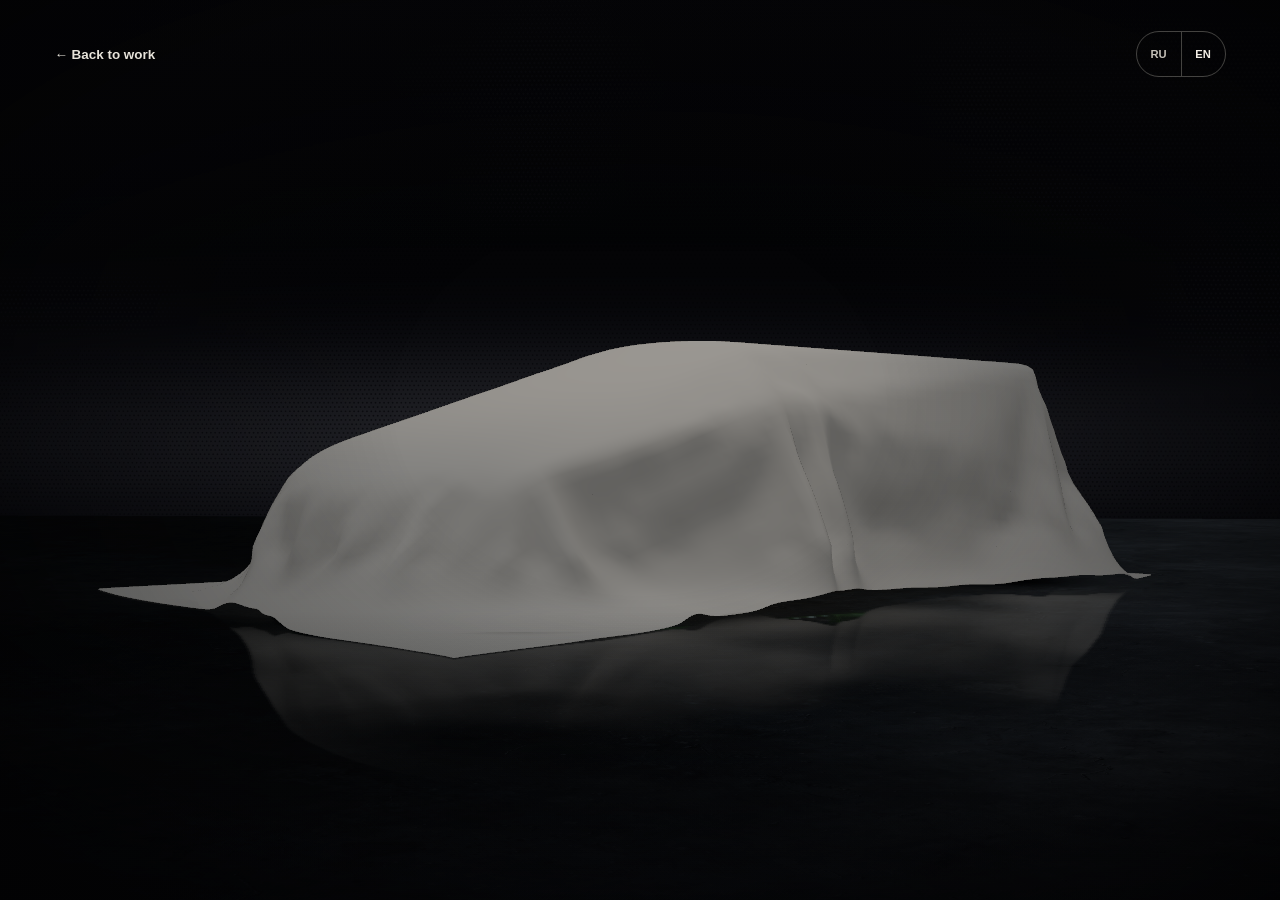
<file: en/350z/index.html>
<!doctype html>
<html lang="en">
<head>
  <meta charset="utf-8">
  <meta name="viewport" content="width=device-width,initial-scale=1">
  <meta name="color-scheme" content="dark">
  <meta name="robots" content="noindex, nofollow">
  <title>Nissan 350Z — Uncovered / Alfred Enikeev</title>
  <link rel="icon" href="../../media/monogram.svg" type="image/svg+xml">
  <script type="importmap">{"imports":{"three":"../../350z/lib/three.module.min.js"}}</script>
  <script type="module" src="./studio.js"></script>
  <style>
    *{box-sizing:border-box}
    :root{font-family:"Segoe UI",Arial,sans-serif;color:#f1eee9;background:#141517;--margin:clamp(1rem,4.25vw,4.7rem);--line:#e3dfd34a;--cream:#f3eee6}
    body{margin:0}
    [hidden]{display:none!important}
    a{color:inherit;text-underline-offset:.2em}
    .sequence{height:100svh;min-height:380px;position:relative}
    .sequence[data-started]{height:320svh;min-height:1140px}
    .sequence[data-ready]:not([data-started]) + .story{display:none}
    .stage{position:sticky;top:0;height:100svh;min-height:380px;overflow:hidden;isolation:isolate;background:#101012}
    .surface,.poster,.shade{position:absolute;inset:0;width:100%;height:100%}
    .poster{object-fit:cover;filter:brightness(.56) saturate(.68)}
    .stage[data-live] .poster{visibility:hidden}
    .surface{touch-action:pan-y;cursor:pointer;outline-offset:-3px}
    .stage[data-open] .surface{cursor:grab}
    .surface[data-preview]{cursor:crosshair}
    .surface[data-dragging]{cursor:grabbing}
    .surface canvas{display:block;width:100%;height:100%}
    .shade{pointer-events:none;background:radial-gradient(ellipse at 50% 45%,transparent 27%,#05050749 67%,#020203e0),linear-gradient(#06060874,transparent 28%,transparent 68%,#050507a3)}
    .stage[data-title] .shade{background:radial-gradient(ellipse at 54% 48%,transparent 36%,#05050740 74%,#040406a3),linear-gradient(#07070961,transparent 24%,transparent 70%,#0707098f)}
    .frame{position:absolute;inset:clamp(.4rem,1.45vw,1.5rem);border:1px solid #e3dfd34a;border-radius:clamp(.8rem,1.75vw,1.55rem);pointer-events:none}
    .stage-header,.stage-controls{position:absolute;left:var(--margin);right:var(--margin);display:flex;justify-content:space-between;align-items:center;gap:.75rem}
    .stage .header-right,.stage .stage-controls,.stage .chapter-nav,.stage .signature,.stage .frame{visibility:hidden;opacity:0;transition:opacity .42s ease}
    .stage[data-title] .header-right,.stage[data-title] .stage-controls,.stage[data-title] .chapter-nav,.stage[data-title] .signature,.stage[data-title] .frame{visibility:visible;opacity:1}
    .stage-header{top:clamp(.7rem,2.5svh,1.8rem);height:clamp(2.4rem,7svh,4.7rem);font-size:.76rem;color:#e7e3da;pointer-events:none}
    .stage-header a,.header-right{pointer-events:auto}
    .stage-header a{text-decoration:none;padding:.55rem 0}
    .stage-header a:hover,.chapter-nav button:hover{color:white}
    .case-back{font-size:.84rem;font-weight:650}
    .header-right{display:flex;align-items:center;gap:clamp(.7rem,2.3vw,2.5rem)}
    .stage-header-actions,.case-language{display:flex;align-items:center}
    .stage-header-actions{justify-content:flex-end;gap:clamp(.5rem,2vw,1.5rem)}
    .case-language{border:1px solid var(--line);border-radius:100px;font-size:.7rem;font-weight:650;color:#c5c1b9;white-space:nowrap}
    .stage-header .case-language a,.case-language span{display:grid;place-items:center;min-width:2.75rem;min-height:2.75rem;padding:0}
    .case-language > :last-child{border-left:1px solid var(--line)}
    .case-language [aria-current]{color:var(--cream)}
    h1,h2,p{margin:0}
    .wordmark{position:absolute;width:1px;height:1px;overflow:hidden;clip-path:inset(50%);white-space:nowrap;pointer-events:none}
    .signature{
      position:absolute;
      top:min(calc(50% + 15.5vw),calc(100% - clamp(6.8rem,18svh,10rem)));
      right:21%;
      font:italic 400 clamp(3.35rem,min(9.2vw,17svh),10.75rem)/.85 "Times New Roman",serif;
      letter-spacing:-.058em;white-space:nowrap;color:var(--cream);text-shadow:0 .025em .19em #0008;pointer-events:none;
    }
    .stage[data-title]:not([data-chapter="0"]) .signature{opacity:0;visibility:hidden}
    .stage-controls{bottom:clamp(2rem,5.9svh,4.6rem);align-items:end}
    .stage-copy{max-width:min(45vw,22rem)}
    h2{font-size:clamp(1.28rem,2.75vw,2.65rem);line-height:1;letter-spacing:-.05em}
    .help{margin:.55rem 0 1.05rem;font-size:.82rem;line-height:1.4;color:#e5e0d7}
    .orbit,.controls{display:flex;gap:.3rem;align-items:center}
    button{min-width:2.65rem;min-height:2.65rem;font:inherit;color:#f1eee9;border:1px solid var(--line);background:#151719ae;cursor:pointer;border-radius:100px}
    .reveal{background:var(--cream);color:#161617;border-color:var(--cream);font-size:.83rem;font-weight:650;padding:0 1.25rem}
    .reveal:hover{background:#fff}
    button[data-home]{font-size:.7rem}
    button:hover{border-color:var(--cream)}
    :focus-visible{outline:2px solid var(--cream);outline-offset:3px}
    .chapter-nav{position:absolute;right:var(--margin);top:48%;display:grid;gap:.3rem;text-align:right}
    .chapter-nav button{display:flex;align-items:center;justify-content:end;gap:.48rem;background:none;border:0;border-radius:0;font-size:.65rem;letter-spacing:.08em;color:#d1ccc5;min-height:2.1rem;padding:0}
    .chapter-nav button::after{content:"";width:.9rem;height:1px;background:currentColor;transition:width .25s ease}
    .chapter-nav button[aria-current="step"]{color:#fff}
    .chapter-nav button[aria-current="step"]::after{width:1.85rem}
    .sound{position:relative;z-index:2}
    .sound-bar{display:flex;justify-content:flex-end;gap:.3rem}
    .sound button{padding:0 .65rem;font-size:.75rem}
    #sound-toggle[aria-pressed=true]{color:#fff;background:#41403cab}
    #sound-options{min-width:2.65rem;font-size:1rem}
    .sound-panel{position:absolute;right:0;top:calc(100% + .4rem);width:min(300px,calc(100vw - 2 * var(--margin)));padding:.8rem;background:#151719f5;border:1px solid var(--line);border-radius:.8rem}
    .sound-title{font-size:.82rem;font-weight:bold}
    .sound-links{display:flex;gap:.65rem;align-items:center;flex-wrap:wrap;font-size:.75rem;color:#bdcaca}
    .sound-links a{padding:.35rem 0}
    #sound-status{color:#bdcaca;font-size:.75rem;margin:.35rem 0;line-height:1.4}
    .story{padding:clamp(3.5rem,9vw,8rem) var(--margin);background:#18191b;color:#f1eee9}
    .story-inner{max-width:76rem;margin:auto}
    .story-lead{display:grid;grid-template-columns:1fr 1fr;gap:clamp(1.5rem,5vw,5rem);align-items:start}
    .story h2{font:italic 400 clamp(3.5rem,9vw,8.5rem)/.89 "Times New Roman",serif;letter-spacing:-.07em}
    .story-copy{font-size:clamp(1rem,1.5vw,1.22rem);line-height:1.56;color:#c8d2ce;max-width:42ch}
    .story-copy p+p{margin-top:1em}
    .car-history{margin-top:clamp(3rem,8vw,7rem);padding-top:clamp(2.1rem,5vw,4.25rem);border-top:1px solid var(--line)}
    .story .case-credit{font-size:.84rem;color:#aabbb4}
    .case-return{display:inline-block;margin-top:clamp(2.1rem,5vw,4.25rem);font-size:.9rem;font-weight:650}
    .specs{display:grid;grid-template-columns:repeat(4,1fr);margin:clamp(2rem,6vw,5rem) 0 0;border-top:1px solid var(--line);border-bottom:1px solid var(--line)}
    .specs div{padding:1.15rem .55rem 1.25rem 0;display:flex;flex-direction:column;gap:.45rem}
    .specs dt,.source{font-size:.81rem;color:#aabbb4}
    .specs dd{margin:0;font-size:clamp(1.35rem,3.4vw,2.95rem);line-height:1.05;letter-spacing:-.04em}
    .source{margin-top:1rem;line-height:1.5}
    @media(max-width:700px){
      .stage-header{top:1.05rem}
      .stage-header .header-right{position:absolute;top:100%;right:0}
      .stage-header .history-link{display:none}
      .stage-controls{bottom:2.15rem}
      .stage-copy{max-width:67vw}
      .orbit{gap:.16rem}
      .orbit button{min-width:2rem;min-height:2.3rem}
      .help{line-height:1.28;font-size:.78rem}
      .chapter-nav button{min-height:2.6rem}
      .story-lead{grid-template-columns:1fr}
      .specs{grid-template-columns:repeat(2,1fr)}
      .specs div:nth-child(n+3){border-top:1px solid var(--line)}
    }
    @media(max-aspect-ratio:1/1){
      .poster{object-fit:contain}
      .signature{top:calc(50% + 14.5vw);right:18%;font-size:clamp(2.9rem,13vw,6.15rem)}
      .chapter-nav{top:auto;bottom:10rem;left:var(--margin);right:auto;display:flex;gap:.9rem}
      .chapter-nav button::after{width:.65rem}
      .chapter-nav button[aria-current="step"]::after{width:1.25rem}
    }
    @media(prefers-reduced-motion:reduce){.stage .header-right,.stage .stage-controls,.stage .chapter-nav,.stage .signature,.stage .frame,.chapter-nav button::after{transition:none}}
  </style>
</head>
<body>
<main class="sequence" id="presentation">
<section class="stage" data-chapter="0" aria-label="Nissan 350Z showcase">
  <img class="poster" src="../../350z/cover.jpg" alt="Nissan 350Z under a silver cover">
  <h1 class="wordmark">Nissan 350Z</h1>
  <div class="surface" tabindex="0" role="button" aria-label="Uncover the Nissan 350Z"></div>
  <div class="shade" aria-hidden="true"></div>
  <div class="frame" aria-hidden="true"></div>
  <p class="signature" lang="en" aria-hidden="true">Uncovered</p>
  <header class="stage-header">
    <a class="case-back" href="../index.html#350z">← Back to&nbsp;work</a>
    <div class="stage-header-actions">
      <div class="header-right">
        <a class="history-link" href="#making-of">About the project ↓</a>
        <aside class="sound" aria-label="Sound">
          <div class="sound-bar">
            <button type="button" id="sound-toggle" aria-pressed="false">♫ Enable sound</button>
            <button type="button" id="sound-options" aria-label="Sound settings" aria-controls="sound-panel" aria-expanded="false">···</button>
          </div>
          <div class="sound-panel" id="sound-panel" hidden>
            <p class="sound-title">Riders on the Storm · Fredwreck Remix</p>
            <p id="sound-status" role="status">Local audio file</p>
            <div class="sound-links">
              <a href="https://www.youtube.com/watch?v=kuI-wbTE5PU" target="_blank" rel="noopener noreferrer">Engine sound · Sound Library ↗</a>
              <button type="button" id="sound-file-button">Use my audio file</button>
              <input type="file" id="sound-file" accept="audio/*,.mp3,.m4a,.ogg,.wav" hidden>
            </div>
          </div>
        </aside>
      </div>
      <nav class="case-language" aria-label="Language">
        <a href="../../350z/index.html" hreflang="ru" lang="ru" aria-label="Русский">RU</a>
        <span lang="en" aria-current="page">EN</span>
      </nav>
    </div>
  </header>
  <nav class="chapter-nav" aria-label="Camera angles" hidden>
    <button type="button" data-progress="0" aria-current="step" aria-label="The reveal">01</button>
    <button type="button" data-progress=".49" aria-label="Side profile">02</button>
    <button type="button" data-progress="1" aria-label="Overhead view">03</button>
  </nav>
  <audio id="sound-track" preload="metadata" loop src="../../350z/audio/riders-on-the-storm.mp3"></audio>
  <audio id="sound-engine" preload="auto" src="../../350z/audio/engine-start.wav"></audio>
  <div class="stage-controls">
    <div class="stage-copy">
      <h2 id="car-name">The reveal</h2>
      <p class="help" role="status">Loading the 3D model</p>
      <button type="button" class="reveal" data-reveal hidden>Lift the cover ↗</button>
    </div>
    <div class="controls" hidden>
      <div class="orbit" role="group" aria-label="360-degree rotation">
        <button type="button" data-turn="-1" aria-label="Rotate left">←</button>
        <button type="button" data-home aria-label="Reset camera angle">360°</button>
        <button type="button" data-turn="1" aria-label="Rotate right">→</button>
      </div>
    </div>
  </div>
</section>
</main>
<section class="story" id="making-of" aria-labelledby="making-of-title">
  <div class="story-inner">
    <div class="story-lead">
      <h2 id="making-of-title">Behind the build</h2>
      <div class="story-copy">
        <p>Uncovered is an interactive showcase for Rachel Teller’s car from <i>Need for Speed: Underground&nbsp;2</i>. Lift the cover to start the engine and bring the headlights on. Scroll to change the camera angle, or drag to rotate the car.</p>
        <p>I refined the original model in Blender, reworking the headlights, glass, wheel finishes and interior materials. I added chrome exhaust tips, modeled the fabric cover, lit the scene and drew the 350Z lettering.</p>
        <p class="case-credit">The original 3D model is by <a href="https://sketchfab.com/3d-models/rachels-nissan-350z-nfs-underground-2-5b41f9a218624deaa1202efb6ff5a779" rel="noopener noreferrer" target="_blank">Ddiaz Design on&nbsp;Sketchfab</a> and was available as a free download under a CC BY-NC-SA license. This is a personal, non-commercial project for my private portfolio.</p>
      </div>
    </div>
    <section class="car-history" id="history" aria-labelledby="history-title">
      <div class="story-lead">
        <h2 id="history-title">The return of&nbsp;Z</h2>
        <div class="story-copy">
          <p>Nissan revived the Z series in 2002 with the fifth-generation 350Z, a two-seat coupe known as the Z33. Its naturally aspirated VQ35DE V6 drove the rear wheels, and a six-speed manual was available.</p>
          <p>In 2004, the 350Z took on a different role. Rachel Teller’s green coupe with purple graphics appeared in <i>Need for Speed: Underground&nbsp;2</i>.</p>
        </div>
      </div>
      <dl class="specs">
        <div><dt>Engine</dt><dd>3.5&nbsp;L V6</dd></div>
        <div><dt>Power</dt><dd>287&nbsp;hp</dd></div>
        <div><dt>Torque</dt><dd>371&nbsp;N·m</dd></div>
        <div><dt>Drivetrain</dt><dd>Rear-wheel drive</dd></div>
      </dl>
      <p class="source">Specifications for the 2003 production 350Z in the U.S. market. <a href="https://usa.nissannews.com/en-US/releases/2003-350z-press-kit?origin=channel-2730">Nissan press kit</a>.</p>
    </section>
    <a class="case-return" href="../index.html#350z">← Back to&nbsp;work</a>
  </div>
</section>
</body>
</html>
</file>
<file: styles.css>
:root {
  color-scheme: light;
  --night: #0b0a10;
  --white: #f3f1eb;
  --paper: #efeee9;
  --ink: #151719;
  --quiet: #545656;
  --line: #a7a7a1;
  --inverted-line: #545967;
  --gutter: clamp(1.25rem, 4vw, 5rem);
  --masthead-height: clamp(3.8rem, 7.9svh, 5.2rem);
  --ease: cubic-bezier(.22,.72,.24,1);
  font-family: "Arial", "Helvetica Neue", sans-serif;
}

*, *::before, *::after { box-sizing: border-box; }
html { scroll-behavior: smooth; }
body { margin: 0; background: var(--paper); color: var(--ink); }
body:has(dialog[open]) { overflow: hidden; }
h1, h2, h3, h4, p, figure { margin: 0; }
img { display: block; width: 100%; height: auto; }
a { color: inherit; text-decoration: none; }
button { font: inherit; color: inherit; cursor: pointer; }
[hidden] { display: none !important; }
:focus-visible { outline: 2px solid currentColor; outline-offset: 5px; }
.symbols { position: absolute; width: 0; height: 0; overflow: hidden; }
.icon { width: 1em; height: 1em; flex: none; vertical-align: -.12em; fill: none; stroke: currentColor; stroke-width: 1.6; }
.wrap { width: min(100%, 105rem); margin-inline: auto; padding-inline: var(--gutter); }
.skip-link { position: fixed; z-index: 10; left: 1rem; top: 1rem; transform: translateY(-220%); padding: .8rem 1rem; background: var(--white); color: var(--ink); }
.skip-link:focus { transform: none; }

.masthead, .hero, .contact { color-scheme: dark; background: var(--night); color: var(--white); }
.masthead-inner { position: relative; min-height: var(--masthead-height); display: flex; align-items: center; justify-content: space-between; gap: 1rem; }
.masthead-inner::after { content: ""; position: absolute; inset: auto var(--gutter) 0; border-bottom: 1px solid var(--inverted-line); }
.wordmark { font-size: clamp(1rem, 1.65vw, 1.65rem); letter-spacing: -.045em; white-space: nowrap; }
.masthead-links { display: flex; align-items: center; gap: clamp(.75rem, 2vw, 2rem); }
.masthead nav { display: flex; align-items: center; gap: clamp(1rem, 3.2vw, 3.2rem); font-size: clamp(.85rem, 1.35vw, 1.25rem); letter-spacing: -.025em; }
.masthead nav a, .contact-foot a { display: inline-flex; gap: .35em; align-items: center; min-height: 2.75rem; }
.masthead nav a:hover, .contact-foot a:hover { text-decoration: underline; text-underline-offset: .26em; }
.language-switch {
  display: inline-flex; flex: none; align-items: stretch;
  border: 1px solid var(--inverted-line); border-radius: 999px;
  font-size: .72rem; font-weight: 600; line-height: 1;
}
.language-switch > * {
  display: grid; place-items: center;
  min-width: 1.92rem; min-height: 2.1rem; padding-inline: .4rem;
}
.language-switch > :first-child { border-right: 1px solid var(--inverted-line); }
.language-switch a { color: #b4b8c5; }
.language-switch a:hover { color: var(--white); text-decoration: underline; text-underline-offset: .18em; }
.language-switch a:focus-visible { outline-offset: -3px; border-radius: 999px; }
.hero { position: relative; isolation: isolate; display: grid; min-height: calc(100svh - var(--masthead-height)); overflow: clip; }
.hero > .wrap { display: grid; grid-template-rows: 1fr auto; }
.hero-scene { position: relative; isolation: isolate; display: grid; grid-template-columns: .94fr 1.06fr; align-items: center; min-height: 29rem; padding-block: 4.5rem 3.5rem; }
.hero-copy { position: relative; z-index: 2; padding-block: .5rem 1.15rem; transform: translateY(var(--copy-offset, 0px)); }
.hero h1 { font-size: clamp(5.55rem, 11.15vw, 11.5rem); font-weight: 700; line-height: .86; letter-spacing: -.065em; margin-left: -.056em; }
.hero-copy p { margin-top: clamp(1.35rem, 2.65vw, 2.65rem); font-size: clamp(1.35rem, 2.42vw, 2.4rem); line-height: 1.23; letter-spacing: -.045em; }
.primary { margin-top: clamp(1.65rem, 3.25vw, 3.3rem); display: inline-flex; align-items: center; justify-content: center; gap: .55em; min-height: 3rem; padding: .82em 1.3em; background: var(--white); color: var(--night); border-radius: 2px; font-size: clamp(1rem, 1.52vw, 1.48rem); font-weight: 600; letter-spacing: -.035em; transition: background .25s; }
.primary:hover { background: #d7e5ff; }
.primary .icon, .text-action .icon, .round-action .icon { transition: transform .27s var(--ease); }
.primary:hover .icon { transform: translate(.12em,.12em); }
.text-action:hover .icon, .round-action:hover .icon { transform: translate(.1em,-.1em); }

.light-field { position: absolute; z-index: -1; inset: 0 0 clamp(3.65rem, 7.65svh, 5rem); pointer-events: none; background: var(--night); }
.light-field > * { position: absolute; inset: 0; width: 100%; height: 100%; object-fit: fill; }
.light-still img { height: 100%; object-fit: fill; }
.light-field::after {
  content: ""; position: absolute; inset: 0;
  background: linear-gradient(90deg, #0b0a10 0%, #0b0a10c9 26%, #0b0a1026 57%, transparent 75%),
    linear-gradient(270deg, var(--night), #0b0a10a8 6%, transparent 21%),
    linear-gradient(180deg, #0b0a10 0%, transparent 15%, transparent 80%, #0b0a10 100%);
}
.light-canvas { opacity: 0; }
.light-field.active .light-canvas { opacity: 1; }
.light-field.active .light-still { opacity: 0; }
.hero-visual { position: relative; align-self: center; padding-inline: 6% 5%; transform: translateY(-.95rem); }
.screen-link { display: block; position: relative; color: var(--white); }
.screen { position: relative; overflow: hidden; background: #182725; border: 1px solid #ffffff33; border-radius: clamp(3px,.55vw,8px); box-shadow: 0 1.8rem 3.5rem #0009, 0 .1rem .3rem #000c; transform: perspective(1500px) translate3d(var(--screen-x,0px),var(--screen-y,0px),0) rotateX(var(--screen-rx,5deg)) rotateY(var(--screen-ry,-15deg)) rotateZ(var(--screen-rz,-6deg)) scale(var(--screen-scale,1)); transform-origin: 55% 52%; }
.screen::after { content: ""; position: absolute; inset: 0; pointer-events: none; background: linear-gradient(127deg, transparent 38%, #b9dcff70 49%, #dfe8ff20 50%, transparent 63%); opacity: var(--reflection,0); }
.screen-caption { position: absolute; top: calc(100% + clamp(.9rem, 1.65vw, 1.65rem) + clamp(0px, (100svh - 740px) * .065, 20px)); right: -4%; text-align: right; display: grid; gap: .25rem; line-height: 1.25; font-size: clamp(.85rem, 1.2vw, 1.15rem); text-shadow: 0 1px 8px #080b13, 0 0 4px #080b13; }
.screen-caption small { font-size: .86em; color: #bbc0ca; }
.screen-caption .icon { margin-left: .15em; }
.screen-link:hover .screen-caption span { text-decoration: underline; text-underline-offset: .25em; }
.hero-foot { display: flex; gap: .75rem; justify-content: space-between; align-items: center; min-height: clamp(3.65rem,7.65svh,5rem); border-top: 1px solid var(--inverted-line); font-size: clamp(.78rem,1.14vw,1.1rem); letter-spacing: -.018em; }
.hero-foot-right { display: flex; align-items: center; gap: clamp(.4rem,1.2vw,1rem); }
.light-toggle { display: grid; place-items: center; width: 2.75rem; height: 2.75rem; border: 0; background: transparent; padding: 0; }
.light-toggle .icon { box-sizing: content-box; width: 1rem; height: 1rem; padding: .38rem; border: 1px solid var(--inverted-line); border-radius: 50%; }
.light-toggle:hover .icon { border-color: currentColor; }
.light-toggle .play-shape, .light-toggle[aria-pressed="true"] .pause-shape { display: none; }
.light-toggle[aria-pressed="true"] .play-shape { display: inline; }

.work { padding-block: clamp(2.5rem,4.15vw,4.5rem) clamp(3rem,7vw,8rem); }
.section-heading { display: flex; align-items: baseline; justify-content: space-between; gap: 1rem; margin-bottom: clamp(1.15rem,2.25vw,2.25rem); }
.section-heading h2 { font-size: clamp(2.3rem, 5.4vw, 5.7rem); font-weight: 700; line-height: 1.02; letter-spacing: -.052em; }
.section-heading > span { white-space: nowrap; font-size: clamp(.85rem, 1.75vw, 1.55rem); letter-spacing: -.035em; }
.feature, .project { scroll-margin-top: 1rem; }
.feature-heading { display: grid; grid-template-columns: auto auto 1fr auto; align-items: center; gap: clamp(.75rem,2.2vw,2.1rem); min-height: 6.3rem; padding-block: 1rem; border-top: 1px solid var(--line); }
.index { font-size: clamp(.86rem,1.7vw,1.55rem); line-height: 1.2; letter-spacing: -.045em; font-variant-numeric: tabular-nums; }
.feature-heading h3 { padding-inline: clamp(.75rem,2.1vw,2rem); border-inline: 1px solid var(--line); font-size: clamp(2rem,4vw,4rem); line-height: 1.05; letter-spacing: -.052em; }
.feature-heading p, .project p { color: var(--quiet); font-size: clamp(.87rem,1.22vw,1.15rem); line-height: 1.4; }
.round-action { display: inline-grid; place-items: center; border-radius: 50%; width: clamp(2.75rem, 3.7vw, 3.55rem); height: clamp(2.75rem, 3.7vw, 3.55rem); border: 1px solid currentColor; background: transparent; transition: background .25s, color .25s; }
.round-action .icon { width: 48%; height: 48%; }
.round-action:hover { background: var(--ink); color: var(--white); }
.feature-body { display: grid; grid-template-columns: 2.05fr 1fr; gap: clamp(1.3rem,3.3vw,3.5rem); }
.feature-art { aspect-ratio: 1850 / 1041; display: block; background: #182725; overflow: hidden; }
.feature-art img { height: 100%; object-fit: cover; transform: scale(var(--cover-scale,1)); transition: transform .52s var(--ease); }
.feature-art:hover img { transform: scale(1.028); }
.feature-copy { display: flex; flex-direction: column; align-items: start; padding-block: clamp(.4rem,1.25vw,1.3rem) clamp(1rem,3vw,3.5rem); }
.feature-copy h4 { font-size: clamp(1.6rem,2.95vw,3rem); line-height: 1.01; letter-spacing: -.062em; }
.feature-copy p { margin-block: .9em 1.1em; font-size: clamp(1rem,1.52vw,1.5rem); line-height: 1.38; letter-spacing: -.027em; }
.text-action { display: inline-flex; align-items: center; gap: .44em; width: fit-content; min-height: 2.75rem; font-size: clamp(.99rem,1.42vw,1.32rem); font-weight: 600; letter-spacing: -.036em; text-decoration: underline; text-decoration-thickness: 1px; text-underline-offset: .24em; text-decoration-color: #888982; }
.feature-copy .text-action { margin-top: auto; }
.work-pair { display: grid; grid-template-columns: repeat(2,minmax(0,1fr)); gap: clamp(1.4rem,2vw,2rem); padding-block: clamp(1.35rem,2.1vw,2rem) clamp(2rem,4.4vw,4.7rem); margin-top: clamp(1.35rem,2.1vw,2rem); border-top: 1px solid var(--line); }
.project-art { display: block; aspect-ratio: 1.73; background: #dbddd7; overflow: hidden; }
.project-art img { width: 100%; height: 100%; object-fit: cover; transition: transform .62s var(--ease); }
.project-art:hover img, .project-art:focus-visible img { transform: scale(1.045); }
.uncovered-art { background: #121215; }
.app-art { display: flex; align-items: center; justify-content: center; gap: 4%; background: radial-gradient(ellipse at 50% 70%, #c2b9e3, #e5e0f2 86%); }
.app-art img { flex: 0 0 auto; width: 22%; height: auto; max-height: 82%; object-fit: contain; filter: drop-shadow(0 .35rem .5rem #23155926); }
.project-title { display: flex; align-items: baseline; justify-content: space-between; gap: .5rem; margin-top: 1rem; }
.project h3 { font-size: clamp(2rem,3.4vw,3.8rem); line-height: 1.04; letter-spacing: -.065em; }
.project p { margin-top: .45rem; }
.project .text-action { margin-top: .25rem; }
.closing-project { display: grid; grid-template-columns: 1.35fr 1fr; gap: clamp(1.4rem,5vw,5.5rem); align-items: center; padding-top: clamp(1.4rem,3.35vw,3.35rem); border-top: 1px solid var(--line); }
.closing-project .project-art { aspect-ratio: 1.88; }
.closing-copy .index { display: block; margin-bottom: .85rem; }
.extra-work { margin-top: clamp(2.75rem,6vw,6rem); border-top: 1px solid var(--line); }
.extra-heading { display: flex; justify-content: space-between; align-items: baseline; gap: 1rem; padding-block: 1rem 1.45rem; }
.extra-heading h3 { font-size: clamp(1.65rem,3.2vw,3.25rem); letter-spacing: -.052em; }
.extra-heading > span { color: var(--quiet); font-size: clamp(.8rem,1.15vw,1rem); }
.presentations { margin-top: clamp(2.4rem, 5.5vw, 5.25rem); border-top: 1px solid var(--line); }
.presentation-grid {
  display: grid;
  grid-template-columns: repeat(4, minmax(0, 1fr));
  gap: clamp(1.35rem, 2.7vw, 2.6rem);
}
.presentation-card { min-width: 0; }
.presentation-card .project-art {
  aspect-ratio: 16 / 9;
  border: 1px solid var(--line);
}
.presentation-card .project-art img { object-fit: contain; }
.presentation-card a:hover img,
.presentation-card a:focus-visible img { transform: scale(1.035); }
.presentation-name {
  display: grid;
  grid-template-columns: minmax(0, 1fr) auto;
  align-items: center;
  gap: .6rem;
  margin-top: .8rem;
  font-size: clamp(1.2rem, 2.25vw, 2rem);
  line-height: 1.1;
  letter-spacing: -.04em;
}
.presentation-name .icon { width: 1.1rem; height: 1.1rem; }
.presentation-meta { margin-top: .32rem; color: var(--quiet); }
.presentation-download { margin-top: 1rem; }
.contact-archive { justify-self: start; margin-top: .3rem; }
@media (max-width: 1024px) {
  .presentation-grid { grid-template-columns: repeat(2, minmax(0, 1fr)); }
}
@media (max-width: 540px) {
  .presentation-grid { grid-template-columns: minmax(0, 1fr); }
}
@media (prefers-reduced-motion: reduce) {
  .presentation-card a:hover img,
  .presentation-card a:focus-visible img { transform: none; }
}
.work-archive { margin-top: clamp(1.75rem,4vw,3.5rem); scroll-margin-top: 5rem; }
.archive-heading { display: flex; justify-content: space-between; align-items: baseline; gap: 1rem; padding-bottom: .65rem; }
.archive-heading h4 { font-size: 1rem; font-weight: 600; }
.archive-heading > span, .archive-note { color: var(--quiet); font-size: .88rem; }
.archive-list { margin: 0; padding: 0; list-style: none; border-top: 1px solid var(--line); }
.archive-list li { border-bottom: 1px solid var(--line); }
.archive-link { display: grid; grid-template-columns: minmax(0,1fr) minmax(0,1fr) auto; align-items: center; gap: 1rem; min-height: 3.5rem; padding-block: .55rem; scroll-margin-top: 5rem; }
.archive-name { font-size: clamp(1.1rem,1.8vw,1.55rem); font-weight: 600; letter-spacing: -.04em; }
.archive-link:hover .archive-name, .archive-link:focus-visible .archive-name { text-decoration: underline; text-underline-offset: .2em; }
.archive-link .icon { width: 1.1rem; height: 1.1rem; }
@media (max-width: 540px) {
  .archive-link { grid-template-columns: minmax(0,1fr) auto; column-gap: .75rem; row-gap: .1rem; padding-block: .7rem; }
  .archive-note { grid-column: 1; }
  .archive-link .icon { grid-area: 1 / 2 / span 2; }
}
.extra-grid { display: grid; grid-template-columns: repeat(4,minmax(0,1fr)); gap: clamp(1rem,2.2vw,2.25rem); }
.extra-project h4 { font-size: clamp(1.65rem,2.2vw,2.45rem); font-weight: 700; letter-spacing: -.055em; }
.extra-project .project-art { display: flex; align-items: center; justify-content: center; position: relative; aspect-ratio: 1.24; }
.extra-project .project-art img { height: 85%; width: auto; max-width: 94%; object-fit: contain; }
.dark-art { gap: 4%; background: #20201f; }
.extra-project .dark-art img { width: 42%; height: auto; max-height: 85%; box-shadow: 0 6px 16px #0006; }
.health-art { background: radial-gradient(ellipse at 54% 33%, #254d7e, #061328 80%); }
.art-play { position: absolute; display: grid; place-items: center; width: 2.5rem; height: 2.5rem; border: 1px solid #ffffff8c; border-radius: 50%; right: .8rem; bottom: .8rem; color: white; background: #0b1524ce; }
.norma-art { background: #d8d2c8; }
.extra-project .norma-art img { width: 100%; max-width: none; height: 100%; object-fit: cover; }
.ostrov-art { background: #0f2f42; }
.extra-project .ostrov-art img { flex: none; align-self: flex-start; width: 108%; max-width: none; height: auto; transform-origin: 50% 0; }
.ostrov-gallery { display: grid; grid-template-columns: minmax(0, 1.78fr) minmax(0, 1fr); gap: 1rem; }
.trest-section { margin-top: clamp(1.6rem, 4vw, 3rem); }
.trest-section h3 { font-size: clamp(1.35rem, 2.7vw, 2.15rem); letter-spacing: -.04em; }
.trest-grid { display: grid; gap: .85rem; }
.trest-plans { grid-template-columns: repeat(3, minmax(0, 1fr)); }
.trest-posts { grid-template-columns: repeat(2, minmax(0, 1fr)); }
.trest-section img { width: 100%; }
@media (max-width: 680px) {
  .trest-plans, .trest-posts { grid-template-columns: minmax(0, 1fr); }
  .trest-plans { max-width: 24rem; margin-inline: auto; }
}
.brand-project, .ufa-motion-project, .wipe-project { margin-top: clamp(2.75rem,6vw,6rem); }
.profburo-art, .profburo-lockup { position: relative; background: #3733de; }
.profburo-art img, .profburo-lockup img { position: absolute; inset: 0; width: 100%; height: 100%; padding: 4.5% 10%; object-fit: contain; }
.profburo-lockup { aspect-ratio: 1.7; }
.brand-project h3 { text-wrap: balance; }
.dialog-content .profburo-title { font-size: clamp(1.7rem,5.3vw,4.5rem); }
.profburo-posters { margin-top: clamp(2rem,4vw,3.5rem); }
.profburo-posters h3 { font-size: clamp(1.4rem,2.7vw,2.3rem); letter-spacing: -.04em; }
.profburo-gallery { display: grid; grid-template-columns: repeat(3, minmax(0, 1fr)); gap: 1rem; margin-top: .75rem; }
.dialog-content .profburo-gallery figure { margin: 0; }
.profburo-gallery a { display: block; }
.dialog-content .profburo-merch { max-width: 34rem; margin-top: clamp(2rem,4vw,3.5rem); }
.dark-gallery, .norma-gallery { display: grid; grid-template-columns: repeat(2,minmax(0,1fr)); gap: 1rem; }
.motion-demo { text-align: center; }
.motion-demo video { display: block; width: min(100%, 26rem); height: auto; aspect-ratio: 3 / 4; margin-inline: auto; background: #061328; }
.closing-project .video-art { position: relative; aspect-ratio: 16 / 9; }
.motion-landscape video { width: 100%; aspect-ratio: 16 / 9; background: #151719; }
.ufa-original { max-width: 30rem; }
.wipe-context { margin-top: clamp(2rem,4vw,3.5rem); }
.wipe-context h3 { font-size: clamp(1.4rem,2.7vw,2.3rem); letter-spacing: -.04em; }
.wipe-stills { display: grid; grid-template-columns: repeat(2,minmax(0,1fr)); gap: 1rem; }
.wipe-links { display: flex; flex-wrap: wrap; column-gap: 1.25rem; margin-top: .75rem; }

@media (min-width: 681px) {
  .ufa-motion-project { grid-template-columns: minmax(0, 1fr) minmax(0, 1.35fr); }
}
.about { display: grid; grid-template-columns: 1fr 2fr; gap: 1.25rem; padding-block: clamp(2rem,5.4vw,5.5rem); position: relative; }
.about::before { content: ""; position: absolute; inset: 0 var(--gutter) auto; border-top: 1px solid var(--line); }
.about h2 { font-size: clamp(1.05rem,1.45vw,1.35rem); font-weight: 500; }
.about p { max-width: 39ch; font-size: clamp(1.3rem,2.65vw,2.7rem); line-height: 1.2; letter-spacing: -.05em; }
.contact-main { display: flex; align-items: end; justify-content: space-between; gap: 2rem; padding-block: clamp(3rem,6.8vw,7rem); }
.contact h2 { font-size: clamp(3rem,8.65vw,9rem); font-weight: 600; line-height: .93; letter-spacing: -.082em; }
.contact .text-action { color: var(--white); }
.contact-channels { display: grid; gap: 1rem; width: min(100%, 19rem); }
.contact-socials { display: grid; grid-template-columns: repeat(2,minmax(0,1fr)); gap: 1rem; margin: 0; padding: 0; list-style: none; }
.contact-social { display: grid; justify-items: start; gap: .3rem; }
.contact-network { display: inline-flex; align-items: center; gap: .4em; font-weight: 600; }
.contact-social:hover .contact-network { text-decoration: underline; text-underline-offset: .22em; }
.contact-handle { color: #bbc0ca; font-size: .88rem; }
.contact-qr { width: min(100%, 7.4rem); margin-top: .4rem; background: white; }
.contact-foot { display: flex; align-items: center; justify-content: space-between; min-height: 4.4rem; border-top: 1px solid var(--inverted-line); font-size: .94rem; }

.case-dialog { border: 1px solid #a7a7a1; padding: 0; margin: auto; width: min(calc(100% - 1.6rem), 64rem); max-height: calc(100% - 1.6rem); color: var(--ink); background: var(--paper); overscroll-behavior: contain; }
.case-dialog::backdrop { background: #080b13c9; }
.dialog-inner { padding: clamp(1.1rem,4vw,3.8rem); padding-top: clamp(.85rem,2vw,2.2rem); }
.dialog-close { position: sticky; z-index: 3; top: 0; display: flex; justify-content: end; height: 2.85rem; pointer-events: none; }
.dialog-close button { background: var(--paper); pointer-events: auto; }
.dialog-close button:hover { background: var(--ink); }
.case-kicker { color: var(--quiet); font-size: .92rem; letter-spacing: -.018em; max-width: calc(100% - 3rem); }
.dialog-content h2 { margin-top: .4rem; font-size: clamp(2.6rem,6.5vw,6rem); line-height: .96; letter-spacing: -.075em; }
.case-lede { margin-top: .85rem; max-width: 44ch; font-size: clamp(1.09rem,2.1vw,1.7rem); line-height: 1.35; letter-spacing: -.03em; }
.case-facts { display: grid; grid-template-columns: repeat(3,1fr); gap: 1.2rem; margin-block: 1.6rem; padding-block: 1.1rem; border-block: 1px solid var(--line); }
.case-facts dt { margin-bottom: .45rem; color: var(--quiet); font-size: .84rem; }
.case-facts dd { margin: 0; line-height: 1.36; }
.dialog-content figure { margin-top: 1rem; }
.dialog-content figcaption { margin-top: .5rem; color: var(--quiet); font-size: .89rem; line-height: 1.36; }
.evidence-tabs { display: flex; gap: 1.4rem; border-bottom: 1px solid var(--line); }
.evidence-tabs button { min-height: 2.75rem; padding: 0 .22rem; border: 0; border-bottom: 2px solid transparent; background: transparent; }
.evidence-tabs button[aria-pressed="true"] { border-bottom-color: var(--ink); font-weight: 700; }
.evidence figure img { height: auto; aspect-ratio: 1.78; object-fit: contain; background: #e4e4de; }
.screen-flow { display: grid; grid-template-columns: repeat(3, minmax(0, 1fr)); gap: clamp(.8rem, 2.2vw, 1.5rem); margin-block: 1.4rem 0; padding: clamp(.9rem, 2.75vw, 2.5rem); list-style: none; background: #e3def2; }
.screen-flow li { min-width: 0; }
.dialog-content .screen-flow figure { margin: 0; }
.screen-flow img { width: 100%; height: auto; filter: drop-shadow(0 .35rem .55rem #26195720); }
.dialog-content .screen-flow figcaption { color: #413858; }
.original-spread { margin-top: .5rem; border-block: 1px solid var(--line); }
.original-spread summary { padding-block: .8rem; min-height: 2.75rem; cursor: pointer; }
.original-spread summary:focus-visible { outline: 2px solid currentColor; outline-offset: 2px; }
.original-spread img { margin-bottom: .75rem; width: 100%; height: auto; }
.feature-copy p, .about p, .case-lede { text-wrap: pretty; }
.dialog-content h2 { text-wrap: balance; }

@media (max-width: 1100px) {
  .extra-grid { grid-template-columns: repeat(2,minmax(0,1fr)); row-gap: 2.3rem; }
}

@media (max-width: 620px) {
  .profburo-gallery { grid-template-columns: minmax(0, 1fr); gap: 1.35rem; }
}

@media (max-width: 780px) {
  .contact-main { align-items: start; flex-direction: column; gap: 1.35rem; }
}

@media (max-width: 540px) {
  .screen-flow { grid-template-columns: minmax(0, 18rem); justify-content: center; gap: 1.6rem; padding: 1.25rem; }
  .ostrov-gallery, .wipe-stills { grid-template-columns: minmax(0, 1fr); }
}

@media (max-width: 920px) {
  .hero-scene { min-height: 31rem; }
  .hero h1 { font-size: clamp(4.5rem,11.4vw,7rem); }
  .feature-body { grid-template-columns: 1.6fr 1fr; }
}

@media (max-width: 860px) {
}

@media (max-width: 680px) {
  .masthead-links { gap: .7rem; }
  .language-switch > * { min-height: 2.75rem; min-width: 1.7rem; padding-inline: .36rem; }
  .masthead nav { gap: .85rem; }
  .masthead nav a:nth-child(2) { display: none; }
  .hero-scene { grid-template-columns: minmax(0,1fr); align-content: center; min-height: 0; padding-block: clamp(2.9rem,11vw,4.25rem) 1.1rem; gap: 2.5rem; }
  .hero h1 { font-size: clamp(4.5rem,16.5vw,7.2rem); }
  .hero-copy { padding: 0; transform: none; }
  .hero-copy p { margin-top: 1.2rem; }
  .hero-visual { padding-inline: 5% 3%; padding-bottom: .6rem; transform: none; }
  .screen { transform: perspective(1100px) rotateX(var(--screen-rx,4deg)) rotateY(var(--screen-ry,-9deg)) rotateZ(var(--screen-rz,-4deg)) scale(var(--screen-scale,1)); }
  .screen-caption { position: static; display: flex; justify-content: space-between; align-items: baseline; gap: .65rem; margin-top: 1.35rem; text-align: left; }
  .light-field { top: 18%; }
  .light-field::after { background: linear-gradient(180deg, #0b0a10, #0b0a10b8 23%, transparent 51%, transparent 83%, #0b0a10); }
  .feature-heading { grid-template-columns: auto 1fr auto; min-height: 0; gap: .55rem .85rem; }
  .feature-heading h3 { border-right: 0; }
  .feature-heading p { grid-column: 2; grid-row: 2; padding-left: .75rem; }
  .feature-heading .round-action { grid-column: 3; grid-row: 1 / span 2; }
  .feature-body, .work-pair, .closing-project, .about { grid-template-columns: minmax(0,1fr); }
  .feature-copy { padding-bottom: 0; }
  .feature-copy p { margin-block: .65em .45em; }
  .work-pair { gap: 2.25rem; }
  .closing-copy .index { margin-bottom: .4rem; }
  .closing-project { gap: 1rem; }
  .case-facts { grid-template-columns: 1fr; gap: 1rem; }
  .dialog-content h2 { font-size: clamp(2.35rem,9vw,4rem); }
}

@media (max-width: 500px) {
  .extra-grid, .dark-gallery, .norma-gallery { grid-template-columns: minmax(0,1fr); }
  .extra-heading > span { text-align: right; }
}

@media (max-width: 680px) and (max-height: 650px) {
  .hero-scene { padding-block-start: 1.5rem; gap: 1.5rem; }
  .hero .primary { margin-top: 1.1rem; }
}

@media (max-width: 400px) {
  .masthead-inner { gap: .5rem; }
  .masthead-links { gap: .5rem; }
  .wordmark { font-size: .9rem; }
  .masthead nav { gap: .5rem; }
}

@media (max-width: 370px) {
  .masthead-inner { padding-inline: .9rem; }
  .masthead-inner::after { inset-inline: .9rem; }
  .masthead-inner, .masthead-links { gap: .4rem; }
  .wordmark { font-size: .85rem; }
  .masthead nav { gap: .4rem; font-size: .78rem; }
  .masthead nav .icon { display: none; }
  .language-switch > * { min-width: 1.5rem; padding-inline: .28rem; }
}

@media (max-width: 360px) {
  .hero h1 { font-size: 4.2rem; }
  .hero-foot { font-size: .7rem; }
  .feature-heading h3 { font-size: 1.7rem; }
}

@media (prefers-reduced-motion: reduce) {
  html { scroll-behavior: auto; }
  *, *::before, *::after { animation-duration: .01ms !important; transition-duration: .01ms !important; }
}
</file>
